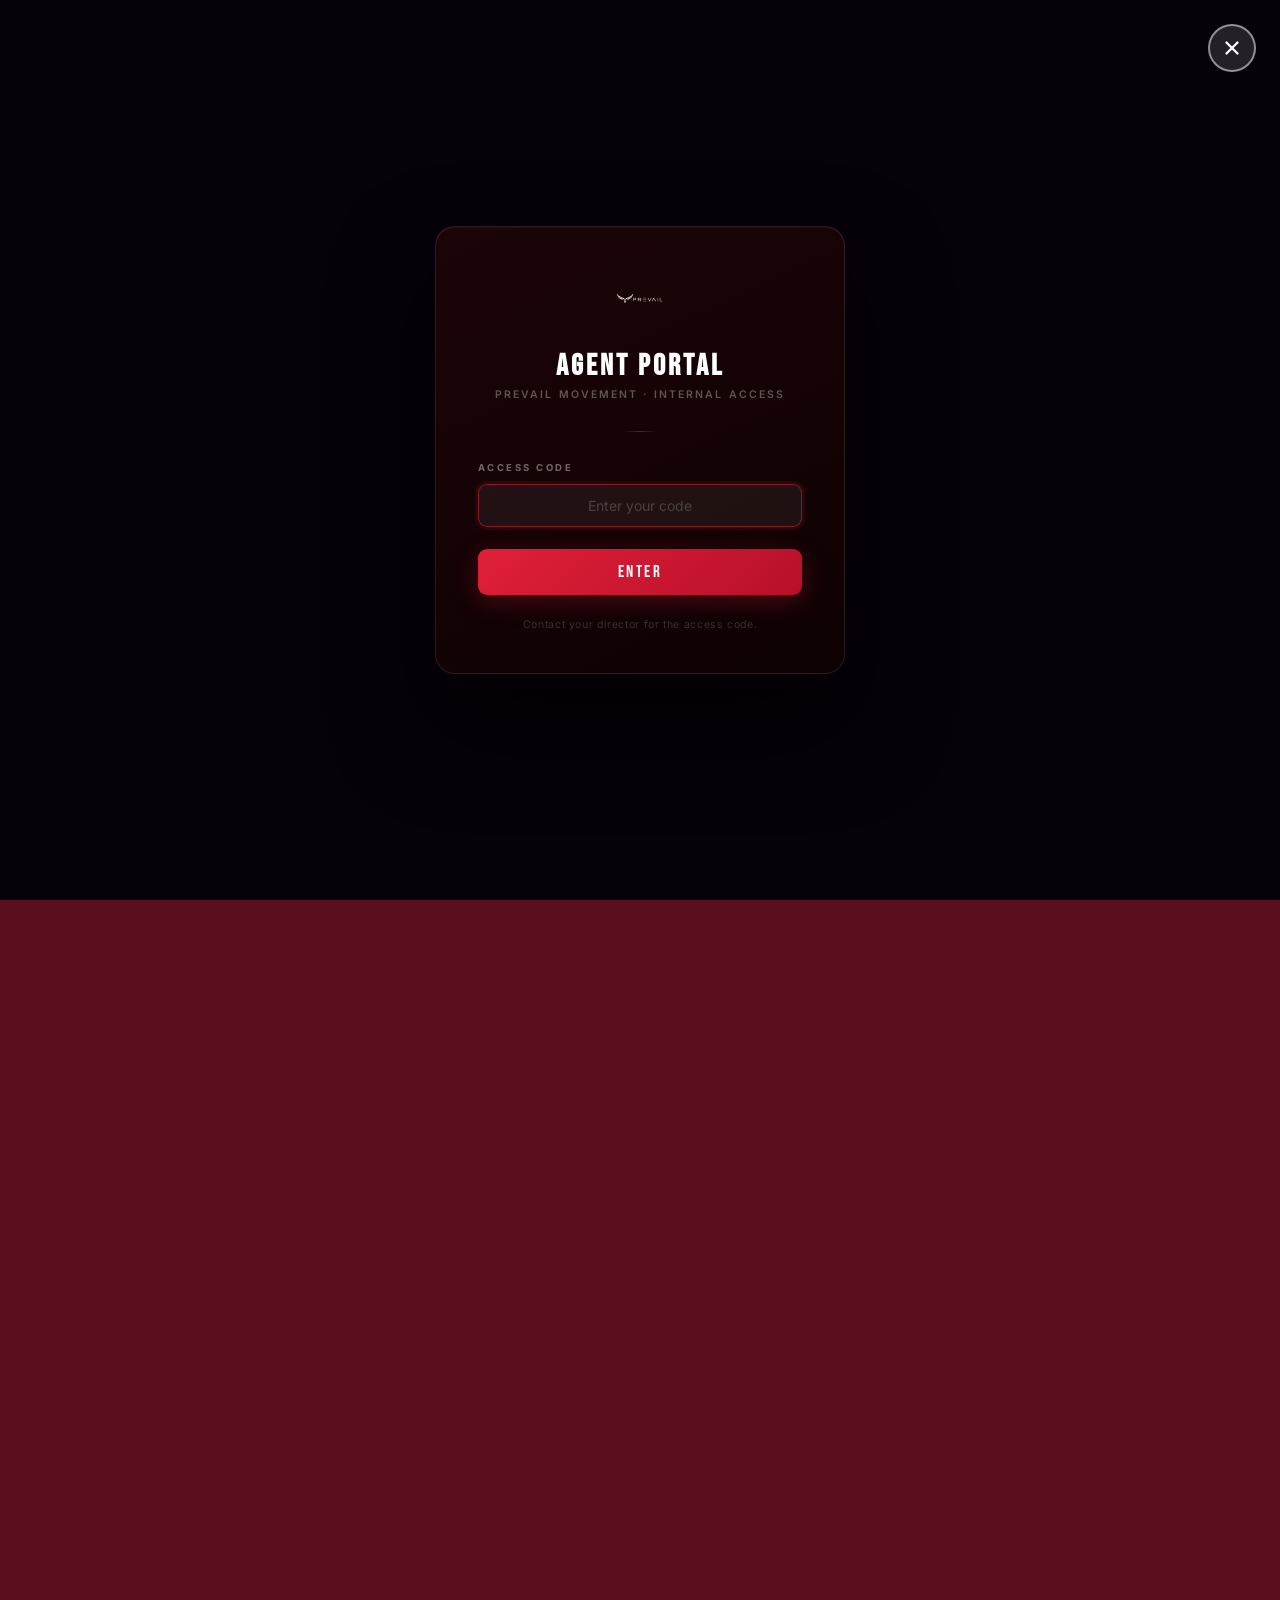
<file: licensing.html>
<!DOCTYPE html>
<html lang="en">
<head>
  <meta charset="UTF-8">
  <meta name="viewport" content="width=device-width, initial-scale=1.0">
  <link rel="icon" type="image/png" href="favicon.png">
  <link rel="apple-touch-icon" href="favicon.png">
  <title>Licensing | Prevail Movement</title>
  <link rel="stylesheet" href="style.css">
  <!-- Auth gate (code-based, no database) -->
  <style>body.auth-locked>*:not(.auth-gate){visibility:hidden!important;pointer-events:none!important}</style>
  <style>
    .license-actions {
      max-width: 700px;
      margin: 0 auto 70px;
      display: flex;
      gap: 20px;
      flex-wrap: wrap;
      justify-content: center;
    }
    .license-actions .btn { min-width: 240px; }

    .portal-banner {
      max-width: 1200px;
      margin: 0 auto 70px;
      background: linear-gradient(135deg, #1a0007 0%, #2d000e 60%, #1a0007 100%);
      border: 1px solid rgba(224,31,56,0.3);
      border-radius: 12px;
      padding: 60px 64px;
      display: grid;
      grid-template-columns: 1fr auto;
      gap: 48px;
      align-items: center;
      position: relative;
      overflow: hidden;
    }
    .portal-banner::before {
      content: '';
      position: absolute;
      top: -80px; right: -80px;
      width: 320px; height: 320px;
      background: radial-gradient(circle, rgba(224,31,56,0.18) 0%, transparent 70%);
      pointer-events: none;
    }
    .portal-banner__stats {
      display: flex;
      gap: 40px;
      margin-bottom: 28px;
      flex-wrap: wrap;
    }
    .portal-banner__stat-num {
      font-family: 'Bebas Neue', cursive;
      font-size: 40px;
      color: var(--crimson);
      letter-spacing: 0.04em;
      line-height: 1;
    }
    .portal-banner__stat-label {
      font-size: 10px;
      font-weight: 700;
      letter-spacing: 0.15em;
      text-transform: uppercase;
      color: rgba(255,255,255,0.35);
      margin-top: 5px;
    }
    .portal-banner__title {
      font-family: 'Bebas Neue', cursive;
      font-size: clamp(28px, 5vw, 48px);
      letter-spacing: 0.04em;
      color: #fff;
      line-height: 1.05;
      margin-bottom: 16px;
    }
    .portal-banner__sub {
      font-size: 15px;
      color: rgba(255,255,255,0.5);
      line-height: 1.75;
      max-width: 520px;
    }
    .portal-banner__actions {
      display: flex;
      flex-direction: column;
      gap: 14px;
      flex-shrink: 0;
      min-width: 220px;
      position: relative;
      z-index: 1;
    }
    @media (max-width: 900px) {
      .portal-banner { grid-template-columns: 1fr; padding: 44px 40px; }
      .portal-banner__actions { flex-direction: row; flex-wrap: wrap; }
    }
    @media (max-width: 480px) {
      .portal-banner { padding: 36px 24px; }
      .portal-banner__title { font-size: 36px; }
      .portal-banner__stat-num { font-size: 32px; }
      .portal-banner__actions .btn { width: 100%; text-align: center; justify-content: center; }
    }

    .steps-list {
      max-width: 700px;
      margin: 0 auto;
      display: flex;
      flex-direction: column;
      gap: 12px;
    }
    .step-link {
      display: flex;
      align-items: center;
      gap: 18px;
      background: rgba(255,255,255,0.04);
      border: 1px solid rgba(255,255,255,0.09);
      border-radius: 10px;
      padding: 18px 22px;
      text-decoration: none;
      transition: background 0.25s, border-color 0.25s, transform 0.2s;
      cursor: pointer;
    }
    .step-link:hover {
      background: rgba(224,31,56,0.1);
      border-color: rgba(224,31,56,0.4);
      transform: translateY(-2px);
    }
    .step-link__num {
      font-family: 'Bebas Neue', cursive;
      font-size: 22px;
      color: var(--crimson);
      min-width: 32px;
      line-height: 1;
    }
    .step-link__title {
      flex: 1;
      font-size: 15px;
      font-weight: 600;
      color: #fff;
      letter-spacing: 0.01em;
    }
    .step-link__sub {
      font-size: 12px;
      color: rgba(255,255,255,0.4);
      margin-top: 3px;
      font-weight: 400;
    }
    .step-link__arrow {
      color: rgba(255,255,255,0.3);
      font-size: 18px;
      line-height: 1;
      transition: color 0.2s, transform 0.2s;
    }
    .step-link:hover .step-link__arrow {
      color: var(--crimson);
      transform: translateX(4px);
    }

    @media (max-width: 768px) {
      .qr-section { grid-template-columns: 1fr; }
      .license-actions { flex-direction: column; align-items: center; }
    }

    /* ── Very small phone ≤ 375px ── */
    @media (max-width: 375px) {
      .license-actions .btn { width: 100%; justify-content: center; }
      .qr-section { gap: 24px; }
    }
  </style>
</head>
<body>

<!-- NAV -->
<nav class="nav" id="nav">
  <a href="index.html" class="nav__logo">
    <img src="99.png" alt="Prevail Movement">
  </a>
  <ul class="nav__links">
    <li><a href="index.html">Home</a></li>
    <li class="nav__dropdown">
      <button class="nav__dropdown-toggle" type="button">About <span class="nav__chevron">›</span></button>
      <ul class="nav__dropdown-menu">
        <li><a href="founder.html">Meet Our Founder</a></li>
        <li><a href="brokers.html">Our Brokers</a></li>
      </ul>
    </li>
    <li><a href="videos.html">Videos</a></li>
    <li class="nav__dropdown">
      <button class="nav__dropdown-toggle" type="button">Resources <span class="nav__chevron">›</span></button>
      <ul class="nav__dropdown-menu">
        <li><a href="presentations.html">Presentations</a></li>
        <li><a href="systems.html">Systems</a></li>
        <li><a href="licensing.html" class="active">Licensing</a></li>
        <li><a href="matchup.html">Matchup</a></li>
      </ul>
    </li>
  </ul>
  <a href="matchup.html" class="nav__cta desktop btn btn--crimson btn--pill btn--sm">Book a Call</a>
  <button class="nav__hamburger" id="hamburger" aria-label="Menu"><span></span><span></span><span></span></button>
</nav>
<div class="nav__mobile" id="mobileNav">
  <a href="index.html">Home</a>
  <div class="nav__mobile-group">
    <button class="nav__mobile-group-toggle" type="button">About <span class="nav__mobile-group-chevron">›</span></button>
    <div class="nav__mobile-group-items">
      <a href="founder.html">Meet Our Founder</a>
      <a href="brokers.html">Our Brokers</a>
    </div>
  </div>
  <a href="videos.html">Videos</a>
  <div class="nav__mobile-group">
    <button class="nav__mobile-group-toggle" type="button">Resources <span class="nav__mobile-group-chevron">›</span></button>
    <div class="nav__mobile-group-items">
      <a href="presentations.html">Presentations</a>
      <a href="systems.html">Systems</a>
      <a href="licensing.html" class="active">Licensing</a>
      <a href="matchup.html">Matchup</a>
    </div>
  </div>
  <a href="matchup.html" class="nav__cta btn btn--crimson btn--pill">Book a Call</a>
</div>

<!-- PAGE HERO -->
<div class="page-hero">
  <img class="page-hero__eagle" src="88.png" alt="">
  <p class="page-hero__label">Start Your Career</p>
  <h1 class="page-hero__title">LICENSING</h1>
  <p class="page-hero__sub">Everything you need to get licensed and start earning</p>
</div>

<!-- MAIN ACTIONS -->
<section class="section section--dark">
  <div style="max-width:1200px;margin:0 auto;">

    <div style="text-align:center;margin-bottom:56px;">
      <p class="section-label fade-in">Quick Access</p>
      <h2 class="section-title fade-in fade-in--delay-1" style="margin:0 auto 20px;">YOUR LICENSING<br>RESOURCES</h2>
      <p class="section-sub fade-in fade-in--delay-2" style="margin:0 auto 40px;">Access the official Prevail licensing steps or see a list of newly appointed agents.</p>
    </div>


    <!-- PORTAL ACCESS BANNER -->
    <div class="portal-banner fade-in">
      <div>
        <div class="portal-banner__stats">
          <div>
            <div class="portal-banner__stat-num">14</div>
            <div class="portal-banner__stat-label">Days to Licensed</div>
          </div>
          <div>
            <div class="portal-banner__stat-num">7</div>
            <div class="portal-banner__stat-label">Steps to Complete</div>
          </div>
          <div>
            <div class="portal-banner__stat-num">100%</div>
            <div class="portal-banner__stat-label">Online Process</div>
          </div>
        </div>
        <h3 class="portal-banner__title">GET LICENSED.<br>START EARNING.</h3>
        <p class="portal-banner__sub">Your path to a licensed insurance career starts with one click. Complete your pre-licensing course online, pass the state exam, and start booking appointments with the Prevail team.</p>
      </div>
      <div class="portal-banner__actions">
        <a href="https://my.xcelsolutions.com/portal/phpinsuranceagency/detail/a0865cd7-632e-4121-b294-b898f7a4d650/required" target="_blank" rel="noopener" class="btn btn--crimson btn--lg">Begin Pre-Licensing →</a>
        <a href="matchup.html" class="btn btn--outline btn--lg">Book Your Fast Start</a>
      </div>
    </div>

    <!-- Step-by-step -->
    <div style="margin-top:70px;">
      <div style="text-align:center;margin-bottom:48px;">
        <p class="section-label fade-in">Step by Step</p>
        <h2 class="section-title fade-in fade-in--delay-1" style="margin:0 auto;">HOW TO GET<br>LICENSED</h2>
      </div>

      <div class="steps-list">

        <a href="https://my.xcelsolutions.com/portal/phpinsuranceagency/detail/a0865cd7-632e-4121-b294-b898f7a4d650/required" target="_blank" rel="noopener" class="step-link fade-in">
          <div class="step-link__num">01</div>
          <div style="flex:1;">
            <div class="step-link__title">Xcel Testing Solutions</div>
            <div class="step-link__sub">Login to take your pre-licensing classes</div>
          </div>
          <span class="step-link__arrow">›</span>
        </a>

        <a href="https://www.xcelsolutions.com/insurance-license/requirements" target="_blank" rel="noopener" class="step-link fade-in fade-in--delay-1">
          <div class="step-link__num">02</div>
          <div style="flex:1;">
            <div class="step-link__title">XCEL Solutions</div>
            <div class="step-link__sub">All State Requirement reference</div>
          </div>
          <span class="step-link__arrow">›</span>
        </a>

        <a href="https://uenroll.identogo.com/workflows/11G6QF/appointment/bio" target="_blank" rel="noopener" class="step-link fade-in fade-in--delay-2">
          <div class="step-link__num">03</div>
          <div style="flex:1;">
            <div class="step-link__title">IdentoGO</div>
            <div class="step-link__sub">Fingerprints for Texas</div>
          </div>
          <span class="step-link__arrow">›</span>
        </a>

        <a href="https://www.pearsonvue.com/us/en/tx/insurance.html" target="_blank" rel="noopener" class="step-link fade-in">
          <div class="step-link__num">04</div>
          <div style="flex:1;">
            <div class="step-link__title">Schedule Texas Exam</div>
            <div class="step-link__sub">Pearson VUE testing portal</div>
          </div>
          <span class="step-link__arrow">›</span>
        </a>

        <a href="https://docs.google.com/presentation/d/1N6S4CkZibdqZBV9gjuEohhTa7EhaAZtkSDZScgeVSXo/edit#slide=id.ga03b2fe1b2_0_0" target="_blank" rel="noopener" class="step-link fade-in fade-in--delay-1">
          <div class="step-link__num">05</div>
          <div style="flex:1;">
            <div class="step-link__title">Study Powerpoint</div>
            <div class="step-link__sub">Review the exam study materials</div>
          </div>
          <span class="step-link__arrow">›</span>
        </a>

        <a href="https://www.sircon.com/landingPages/states/texas/content.jsp" target="_blank" rel="noopener" class="step-link fade-in fade-in--delay-2">
          <div class="step-link__num">06</div>
          <div style="flex:1;">
            <div class="step-link__title">Apply for your License</div>
            <div class="step-link__sub">Sircon Texas license application</div>
          </div>
          <span class="step-link__arrow">›</span>
        </a>

        <a href="https://successce.com/php/" target="_blank" rel="noopener" class="step-link fade-in">
          <div class="step-link__num">07</div>
          <div style="flex:1;">
            <div class="step-link__title">Welcome PHP Agents</div>
            <div class="step-link__sub">Success CE continuing education portal</div>
          </div>
          <span class="step-link__arrow">›</span>
        </a>

      </div>

      <div style="text-align:center;margin-top:56px;" class="fade-in">
        <a href="matchup.html" class="btn btn--crimson btn--lg">Book Your Fast Start →</a>
      </div>
    </div>

  </div>
</section>

<!-- FOOTER -->
<footer class="footer">
  <div class="footer__inner">
    <div class="footer__brand">
      <div class="footer__logo">
        <img src="99.png" alt="Prevail Movement">
      </div>
      <p class="footer__tagline">"Honor God. Pursue Excellence. Develop Leaders. Create Profits."</p>
    </div>
    <div>
      <p class="footer__col-title">Navigate</p>
      <ul class="footer__links">
        <li><a href="index.html">Home</a></li>
        <li><a href="founder.html">Meet Our Founder</a></li>
        <li><a href="brokers.html">Our Brokers</a></li>
        <li><a href="licensing.html">Licensing</a></li>
      </ul>
    </div>
    <div>
      <p class="footer__col-title">Resources</p>
      <ul class="footer__links">
        <li><a href="videos.html">Videos</a></li>
        <li><a href="presentations.html">Presentations</a></li>
        <li><a href="systems.html">Systems</a></li>
        <li><a href="matchup.html">Matchup</a></li>
      </ul>
    </div>
    <div>
      <p class="footer__col-title">Contact</p>
      <ul class="footer__links">
        <li><span>Serving Clients Nationwide</span></li>
        <li><a href="matchup.html">Book a Call</a></li>
      </ul>
    </div>
  </div>
  <div class="footer__bottom">
    <span>© 2026 The Prevail Movement. All rights reserved.</span>
    <div class="footer__legal">
      <a href="privacy.html">Privacy Policy</a>
      <a href="terms.html">Terms of Service</a>
    </div>
    <div class="footer__php"><span>Proudly affiliated with</span><span class="footer__php-badge">PHP AGENCY</span></div>
  </div>
</footer>

<script>
  const nav = document.getElementById('nav');
  window.addEventListener('scroll', () => nav.classList.toggle('scrolled', window.scrollY > 20));
  const hamburger = document.getElementById('hamburger');
  const mobileNav = document.getElementById('mobileNav');
  hamburger.addEventListener('click', () => { hamburger.classList.toggle('open'); mobileNav.classList.toggle('open'); });
  // Dropdown — mark toggle active if a child link is active
  document.querySelectorAll('.nav__dropdown').forEach(function(dd) {
    if (dd.querySelector('.nav__dropdown-menu a.active')) {
      dd.querySelector('.nav__dropdown-toggle').classList.add('active');
    }
  });
  // Mobile accordion
  document.querySelectorAll('.nav__mobile-group-toggle').forEach(function(btn) {
    var group = btn.closest('.nav__mobile-group');
    if (group.querySelector('.nav__mobile-group-items a.active')) {
      btn.classList.add('open', 'active');
      group.querySelector('.nav__mobile-group-items').classList.add('open');
    }
    btn.addEventListener('click', function() {
      btn.classList.toggle('open');
      group.querySelector('.nav__mobile-group-items').classList.toggle('open');
    });
  });
  const fadeEls = document.querySelectorAll('.fade-in');
  const observer = new IntersectionObserver((entries) => {
    entries.forEach(e => { if (e.isIntersecting) { e.target.classList.add('visible'); observer.unobserve(e.target); } });
  }, { threshold: 0.08 });
  fadeEls.forEach(el => observer.observe(el));
</script>

<script src="auth-guard.js"></script>

</body>
</html>
</file>
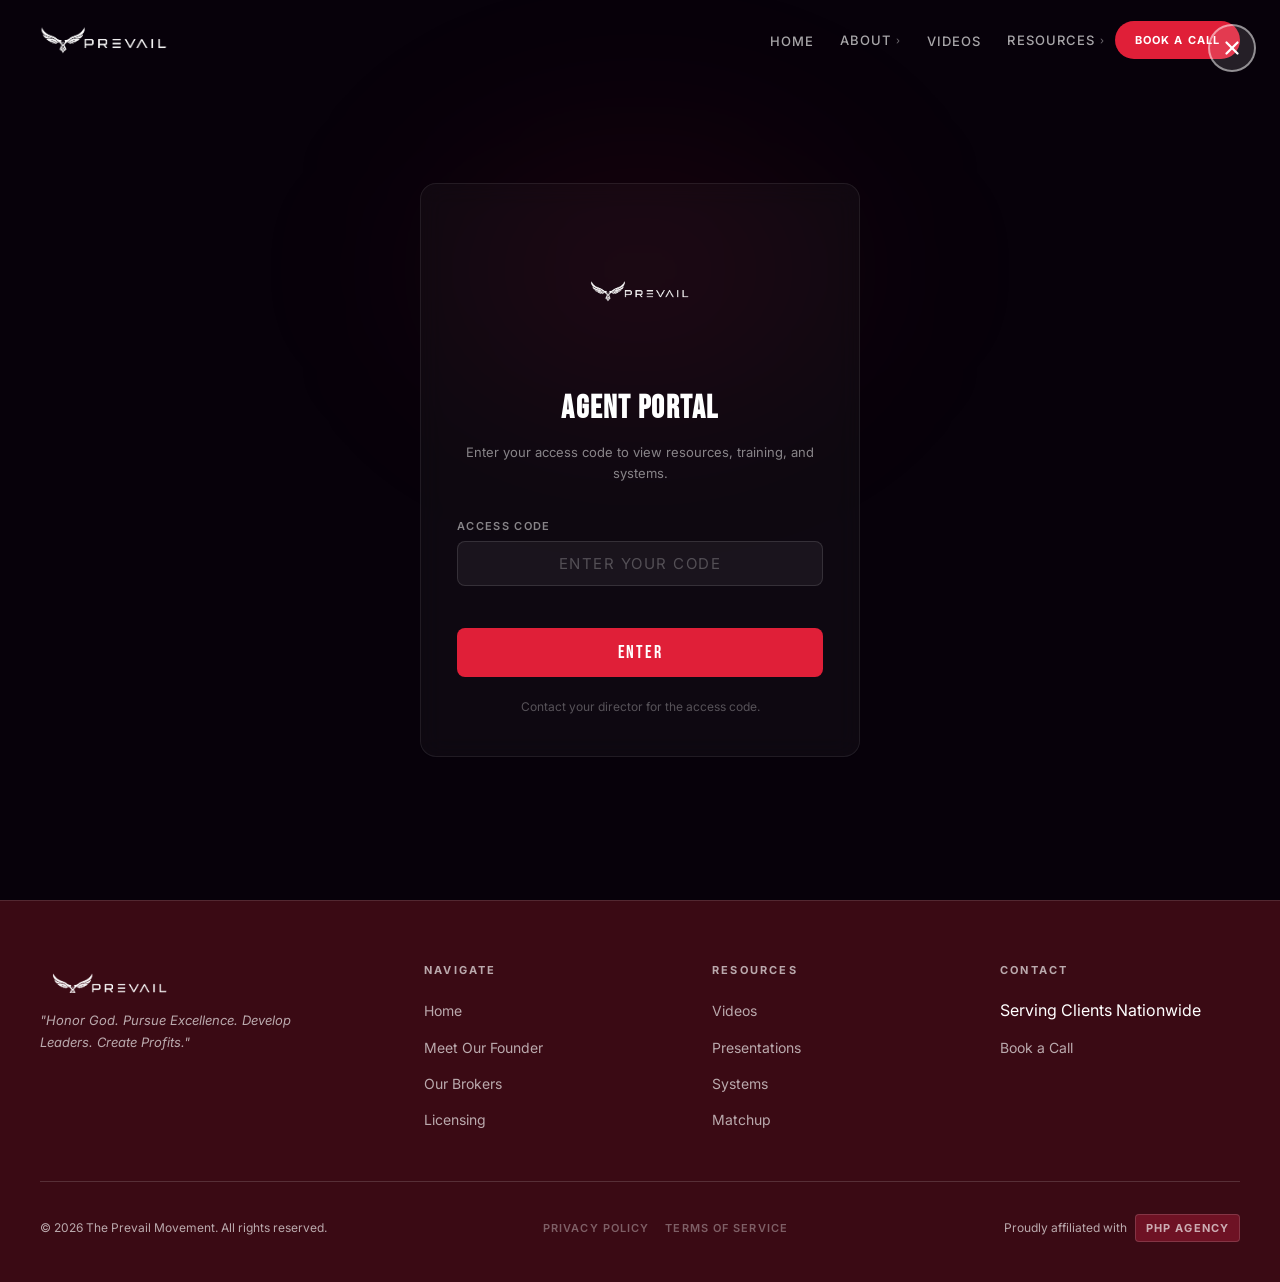
<file: login.html>
<!DOCTYPE html>
<html lang="en">
<head>
  <meta charset="UTF-8">
  <meta name="viewport" content="width=device-width, initial-scale=1.0">
  <link rel="icon" type="image/png" href="favicon.png">
  <link rel="apple-touch-icon" href="favicon.png">
  <title>Agent Portal | Prevail Movement</title>
  <link rel="stylesheet" href="style.css">
  <style>
    .auth-page {
      min-height: 100vh;
      background: #07010a;
      display: flex;
      align-items: center;
      justify-content: center;
      padding: calc(var(--nav-h) + 40px) 24px 80px;
    }
    .auth-page__glow {
      position: fixed;
      top: 30%;
      left: 50%;
      transform: translate(-50%, -50%);
      width: 600px;
      height: 400px;
      background: radial-gradient(ellipse, rgba(192,21,42,0.12) 0%, transparent 70%);
      pointer-events: none;
      filter: blur(80px);
    }
    .auth-card {
      position: relative;
      z-index: 1;
      width: 100%;
      max-width: 440px;
      background: rgba(255,255,255,0.03);
      border: 1px solid rgba(255,255,255,0.08);
      border-radius: 16px;
      padding: 48px 36px 40px;
      backdrop-filter: blur(12px);
    }
    .auth-card__logo {
      display: block;
      width: 120px;
      margin: 0 auto 32px;
    }
    .auth-card__title {
      font-family: 'Bebas Neue', cursive;
      font-size: 32px;
      letter-spacing: 0.04em;
      text-align: center;
      color: #fff;
      margin-bottom: 6px;
    }
    .auth-card__sub {
      font-size: 13px;
      color: rgba(255,255,255,0.5);
      text-align: center;
      margin-bottom: 32px;
    }
    .auth-field {
      margin-bottom: 18px;
    }
    .auth-field label {
      display: block;
      font-size: 11px;
      font-weight: 600;
      letter-spacing: 0.12em;
      text-transform: uppercase;
      color: rgba(255,255,255,0.5);
      margin-bottom: 6px;
    }
    .auth-field input {
      width: 100%;
      padding: 12px 16px;
      background: rgba(255,255,255,0.05);
      border: 1px solid rgba(255,255,255,0.12);
      border-radius: 8px;
      color: #fff;
      font-size: 15px;
      font-family: 'Inter', sans-serif;
      outline: none;
      transition: border-color 0.3s;
    }
    .auth-field input::placeholder {
      color: rgba(255,255,255,0.25);
    }
    .auth-field input:focus {
      border-color: var(--crimson);
    }
    .auth-consent {
      display: flex;
      align-items: flex-start;
      gap: 10px;
      margin: 20px 0 8px;
    }
    .auth-consent input[type="checkbox"] {
      margin-top: 3px;
      accent-color: var(--crimson);
      flex-shrink: 0;
      width: 16px;
      height: 16px;
    }
    .auth-consent label {
      font-size: 12px;
      color: rgba(255,255,255,0.5);
      line-height: 1.6;
    }
    .auth-consent label a {
      color: var(--crimson);
      text-decoration: underline;
    }
    .auth-btn {
      width: 100%;
      padding: 14px;
      margin-top: 24px;
      background: var(--crimson);
      color: #fff;
      font-family: 'Bebas Neue', cursive;
      font-size: 18px;
      letter-spacing: 0.1em;
      border: none;
      border-radius: 8px;
      cursor: pointer;
      transition: background 0.3s, box-shadow 0.3s;
    }
    .auth-btn:hover {
      background: #c7172e;
      box-shadow: 0 0 24px rgba(192,21,42,0.4);
    }
    .auth-btn:disabled {
      opacity: 0.5;
      cursor: not-allowed;
    }
    .auth-toggle {
      text-align: center;
      margin-top: 20px;
      font-size: 13px;
      color: rgba(255,255,255,0.45);
    }
    .auth-toggle a {
      color: var(--crimson);
      cursor: pointer;
      text-decoration: underline;
    }
    .auth-msg {
      text-align: center;
      font-size: 13px;
      padding: 10px;
      border-radius: 8px;
      margin-bottom: 16px;
      display: none;
    }
    .auth-msg--error {
      display: block;
      background: rgba(224,31,56,0.12);
      border: 1px solid rgba(224,31,56,0.3);
      color: #ff6b7a;
    }
    .auth-msg--success {
      display: block;
      background: rgba(34,197,94,0.1);
      border: 1px solid rgba(34,197,94,0.25);
      color: #4ade80;
    }
    .auth-view { display: none; }
    .auth-view.is-active { display: block; }
    .auth-exit {
      position: fixed;
      top: 24px;
      right: 24px;
      display: flex;
      align-items: center;
      justify-content: center;
      width: 48px;
      height: 48px;
      background: rgba(255,255,255,0.12);
      border: 2px solid rgba(255,255,255,0.5);
      border-radius: 50%;
      cursor: pointer;
      transition: background 0.3s, border-color 0.3s, transform 0.2s;
      text-decoration: none;
      z-index: 9999;
    }
    .auth-exit svg {
      width: 22px;
      height: 22px;
      stroke: #fff;
      stroke-width: 2.5;
      stroke-linecap: round;
      fill: none;
    }
    .auth-exit:hover {
      background: rgba(255,255,255,0.25);
      border-color: #fff;
      transform: scale(1.1);
    }

    @media (max-width: 480px) {
      .auth-card { padding: 36px 24px 32px; }
    }
  </style>
</head>
<body>

<!-- NAV -->
<nav class="nav" id="nav">
  <a href="index.html" class="nav__logo">
    <img src="99.png" alt="Prevail Movement">
  </a>
  <ul class="nav__links">
    <li><a href="index.html">Home</a></li>
    <li class="nav__dropdown">
      <button class="nav__dropdown-toggle" type="button">About <span class="nav__chevron">›</span></button>
      <ul class="nav__dropdown-menu">
        <li><a href="founder.html">Meet Our Founder</a></li>
        <li><a href="brokers.html">Our Brokers</a></li>
      </ul>
    </li>
    <li><a href="videos.html">Videos</a></li>
    <li class="nav__dropdown">
      <button class="nav__dropdown-toggle" type="button">Resources <span class="nav__chevron">›</span></button>
      <ul class="nav__dropdown-menu">
        <li><a href="presentations.html">Presentations</a></li>
        <li><a href="systems.html">Systems</a></li>
        <li><a href="licensing.html">Licensing</a></li>
        <li><a href="matchup.html">Matchup</a></li>
      </ul>
    </li>
  </ul>
  <a href="matchup.html" class="nav__cta desktop btn btn--crimson btn--pill btn--sm">Book a Call</a>
  <button class="nav__hamburger" id="hamburger" aria-label="Menu"><span></span><span></span><span></span></button>
</nav>
<div class="nav__mobile" id="mobileNav">
  <a href="index.html">Home</a>
  <div class="nav__mobile-group">
    <button class="nav__mobile-group-toggle" type="button">About <span class="nav__mobile-group-chevron">›</span></button>
    <div class="nav__mobile-group-items">
      <a href="founder.html">Meet Our Founder</a>
      <a href="brokers.html">Our Brokers</a>
    </div>
  </div>
  <a href="videos.html">Videos</a>
  <div class="nav__mobile-group">
    <button class="nav__mobile-group-toggle" type="button">Resources <span class="nav__mobile-group-chevron">›</span></button>
    <div class="nav__mobile-group-items">
      <a href="presentations.html">Presentations</a>
      <a href="systems.html">Systems</a>
      <a href="licensing.html">Licensing</a>
      <a href="matchup.html">Matchup</a>
    </div>
  </div>
  <a href="matchup.html" class="nav__cta btn btn--crimson btn--pill">Book a Call</a>
</div>

<!-- AUTH PAGE -->
<div class="auth-page">
  <div class="auth-page__glow"></div>

  <a href="index.html" class="auth-exit" aria-label="Exit">
    <svg viewBox="0 0 24 24"><line x1="6" y1="6" x2="18" y2="18"/><line x1="18" y1="6" x2="6" y2="18"/></svg>
  </a>

  <div class="auth-card">
    <img src="99.png" alt="Prevail Movement" class="auth-card__logo">

    <h1 class="auth-card__title">AGENT PORTAL</h1>
    <p class="auth-card__sub">Enter your access code to view resources, training, and systems.</p>

    <div id="loginMsg" class="auth-msg"></div>

    <form id="loginForm" onsubmit="return false;">
      <div class="auth-field">
        <label for="loginCode">Access Code</label>
        <input type="text" id="loginCode" placeholder="Enter your code" required autocomplete="off" style="text-transform:uppercase;letter-spacing:.1em;text-align:center;">
      </div>
      <button type="submit" class="auth-btn" id="loginBtn">Enter</button>
    </form>

    <p class="auth-toggle" style="color:rgba(255,255,255,0.3);font-size:12px;">Contact your director for the access code.</p>

  </div>
</div>

<!-- FOOTER -->
<footer class="footer">
  <div class="footer__inner">
    <div class="footer__brand">
      <div class="footer__logo">
        <img src="99.png" alt="Prevail Movement">
      </div>
      <p class="footer__tagline">"Honor God. Pursue Excellence. Develop Leaders. Create Profits."</p>
    </div>
    <div>
      <p class="footer__col-title">Navigate</p>
      <ul class="footer__links">
        <li><a href="index.html">Home</a></li>
        <li><a href="founder.html">Meet Our Founder</a></li>
        <li><a href="brokers.html">Our Brokers</a></li>
        <li><a href="licensing.html">Licensing</a></li>
      </ul>
    </div>
    <div>
      <p class="footer__col-title">Resources</p>
      <ul class="footer__links">
        <li><a href="videos.html">Videos</a></li>
        <li><a href="presentations.html">Presentations</a></li>
        <li><a href="systems.html">Systems</a></li>
        <li><a href="matchup.html">Matchup</a></li>
      </ul>
    </div>
    <div>
      <p class="footer__col-title">Contact</p>
      <ul class="footer__links">
        <li><span>Serving Clients Nationwide</span></li>
        <li><a href="matchup.html">Book a Call</a></li>
      </ul>
    </div>
  </div>
  <div class="footer__bottom">
    <span>© 2026 The Prevail Movement. All rights reserved.</span>
    <div class="footer__legal">
      <a href="privacy.html">Privacy Policy</a>
      <a href="terms.html">Terms of Service</a>
    </div>
    <div class="footer__php"><span>Proudly affiliated with</span><span class="footer__php-badge">PHP AGENCY</span></div>
  </div>
</footer>

<script>
  /* ── Nav ── */
  var nav = document.getElementById('nav');
  window.addEventListener('scroll', function () { nav.classList.toggle('scrolled', window.scrollY > 20); });
  var hamburger = document.getElementById('hamburger');
  var mobileNav = document.getElementById('mobileNav');
  hamburger.addEventListener('click', function () { hamburger.classList.toggle('open'); mobileNav.classList.toggle('open'); });
  document.querySelectorAll('.nav__dropdown').forEach(function(dd) {
    if (dd.querySelector('.nav__dropdown-menu a.active')) dd.querySelector('.nav__dropdown-toggle').classList.add('active');
  });
  document.querySelectorAll('.nav__mobile-group-toggle').forEach(function(btn) {
    var group = btn.closest('.nav__mobile-group');
    if (group.querySelector('.nav__mobile-group-items a.active')) {
      btn.classList.add('open', 'active');
      group.querySelector('.nav__mobile-group-items').classList.add('open');
    }
    btn.addEventListener('click', function() {
      btn.classList.toggle('open');
      group.querySelector('.nav__mobile-group-items').classList.toggle('open');
    });
  });

  /* ── Code auth ── */
  var ACCESS_CODE = 'PVBC';
  var STORAGE_KEY = 'prevail_access';

  function getRedirect() {
    var params = new URLSearchParams(window.location.search);
    return params.get('redirect') || 'index.html';
  }

  /* Handle logout */
  if (new URLSearchParams(window.location.search).get('action') === 'logout') {
    sessionStorage.removeItem(STORAGE_KEY);
  }

  /* Already authenticated? Redirect. */
  if (sessionStorage.getItem(STORAGE_KEY) === ACCESS_CODE) {
    window.location.href = getRedirect();
  }

  /* Login */
  document.getElementById('loginForm').addEventListener('submit', function () {
    var btn = document.getElementById('loginBtn');
    var msg = document.getElementById('loginMsg');
    var code = document.getElementById('loginCode').value.trim().toUpperCase();

    if (code === ACCESS_CODE) {
      sessionStorage.setItem(STORAGE_KEY, ACCESS_CODE);
      window.location.href = getRedirect();
    } else {
      msg.textContent = 'Incorrect code. Please try again.';
      msg.className = 'auth-msg auth-msg--error';
      document.getElementById('loginCode').value = '';
      document.getElementById('loginCode').focus();
    }
  });
</script>
</body>
</html>
</file>
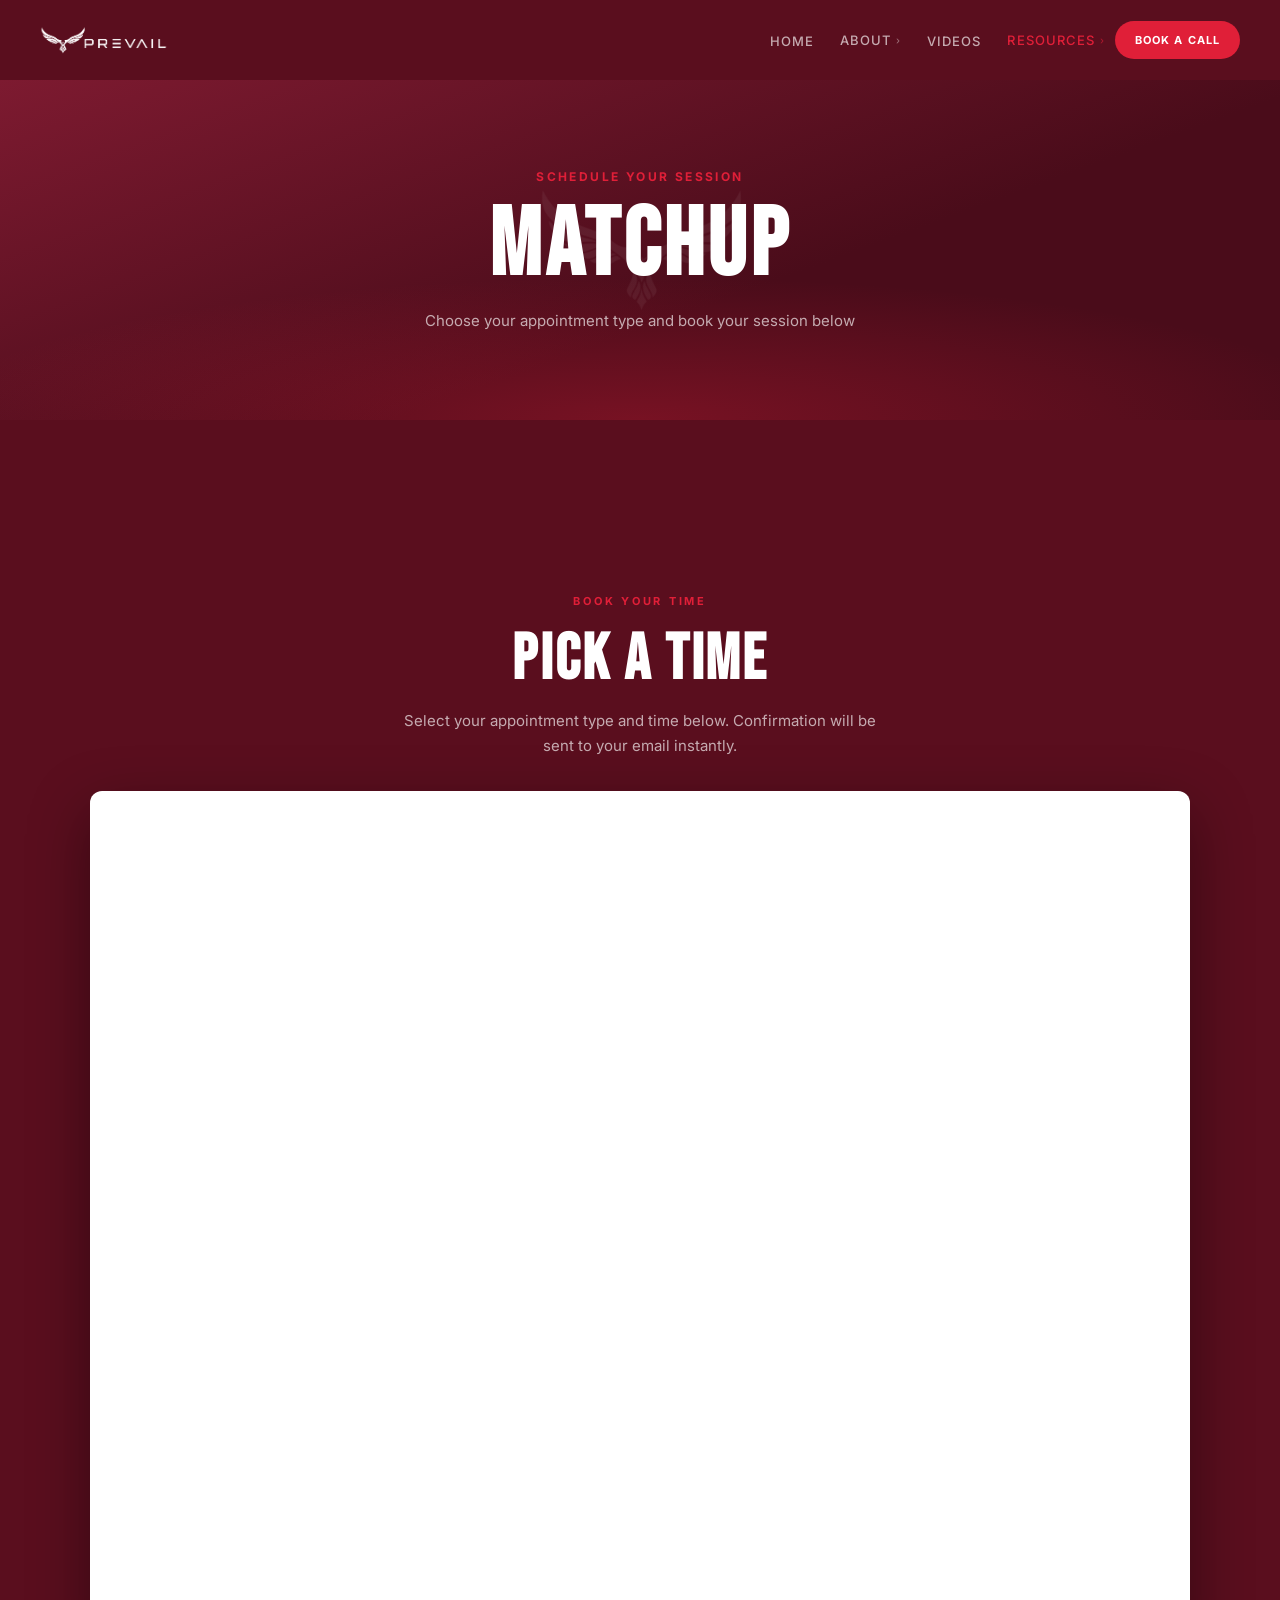
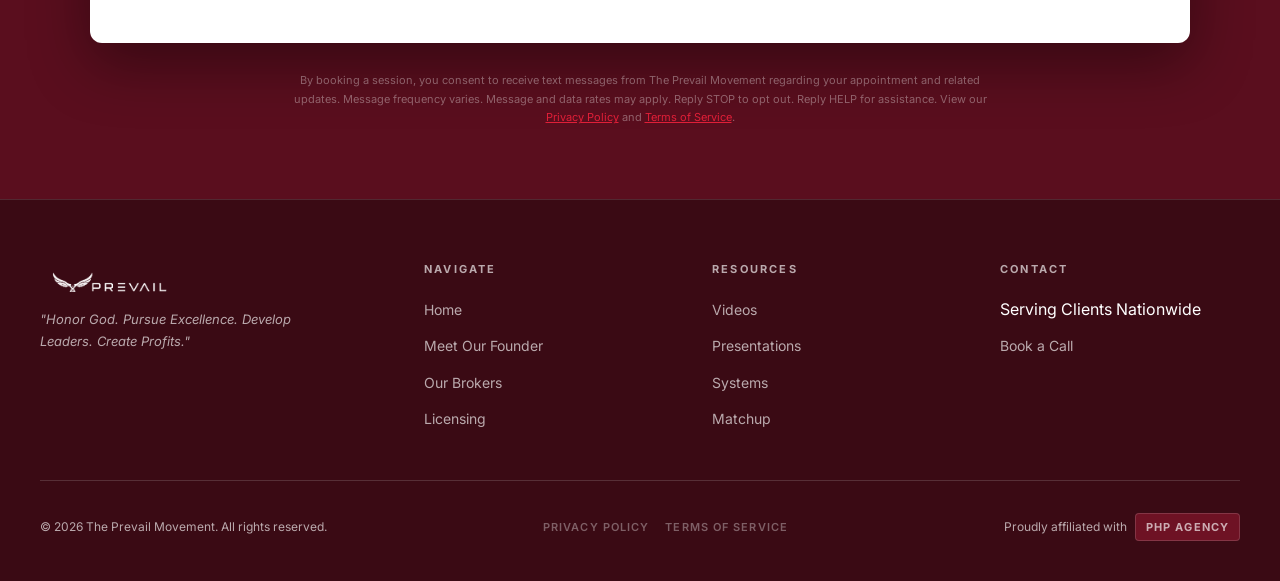
<file: matchup.html>
<!DOCTYPE html>
<html lang="en">
<head>
  <meta charset="UTF-8">
  <meta name="viewport" content="width=device-width, initial-scale=1.0">
  <link rel="icon" type="image/png" href="favicon.png">
  <link rel="apple-touch-icon" href="favicon.png">
  <title>Book a Session | Prevail Movement</title>
  <link rel="stylesheet" href="style.css">
  <style>
    /* ── Auth bar ── */
    .auth-bar {
      max-width: 1000px;
      margin: 0 auto 52px;
      background: rgba(255,255,255,0.04);
      border: 1px solid rgba(255,255,255,0.1);
      border-radius: 12px;
      padding: 18px 28px;
      display: flex;
      align-items: center;
      justify-content: space-between;
      gap: 20px;
      flex-wrap: wrap;
    }
    .auth-bar__label {
      font-size: 13px;
      font-weight: 500;
      letter-spacing: 0.04em;
      color: var(--text-muted);
    }
    .auth-bar__label span {
      color: #fff;
      font-weight: 600;
    }
    .auth-bar__actions {
      display: flex;
      gap: 12px;
      align-items: center;
      flex-shrink: 0;
    }
    .auth-bar__login {
      font-size: 13px;
      font-weight: 600;
      letter-spacing: 0.08em;
      text-transform: uppercase;
      color: rgba(255,255,255,0.7);
      padding: 9px 22px;
      border: 1px solid rgba(255,255,255,0.18);
      border-radius: 6px;
      transition: color 0.2s, border-color 0.2s, background 0.2s;
    }
    .auth-bar__login:hover {
      color: #fff;
      border-color: rgba(255,255,255,0.45);
      background: rgba(255,255,255,0.06);
    }
    .auth-bar__signup {
      font-size: 13px;
      font-weight: 700;
      letter-spacing: 0.08em;
      text-transform: uppercase;
      color: #fff;
      padding: 9px 22px;
      background: var(--crimson);
      border: 1px solid transparent;
      border-radius: 6px;
      transition: background 0.2s, transform 0.15s;
    }
    .auth-bar__signup:hover {
      background: var(--crimson-dark);
      transform: translateY(-1px);
    }
    @media (max-width: 560px) {
      .auth-bar { flex-direction: column; align-items: flex-start; gap: 14px; }
      .auth-bar__actions { width: 100%; }
      .auth-bar__login, .auth-bar__signup { flex: 1; text-align: center; }
    }

    .appt-grid {
      max-width: 1000px;
      margin: 0 auto;
      display: grid;
      grid-template-columns: repeat(3, 1fr);
      gap: 24px;
    }

    .contact-strip {
      max-width: 1000px;
      margin: 60px auto 0;
      background: var(--surface);
      border: 1px solid var(--border);
      border-radius: 8px;
      padding: 36px 40px;
      display: flex;
      align-items: center;
      justify-content: space-between;
      gap: 24px;
      flex-wrap: wrap;
    }
    .contact-strip__text h3 {
      font-family: 'Bebas Neue', cursive;
      font-size: 26px;
      letter-spacing: 0.06em;
      color: #fff;
      margin-bottom: 6px;
    }
    .contact-strip__text p {
      font-size: 14px;
      color: var(--text-muted);
    }

    @media (max-width: 960px) {
      .appt-grid { grid-template-columns: repeat(2, 1fr); }
    }
    @media (max-width: 720px) {
      .appt-grid { grid-template-columns: 1fr; }
      .contact-strip { flex-direction: column; text-align: center; }
      .matchup-header-actions { justify-content: center; }
    }
    @media (max-width: 480px) {
      .contact-strip { padding: 28px 20px; }
    }

    /* ── Very small phone ≤ 375px ── */
    @media (max-width: 375px) {
      .appt-card { padding: 24px 20px; }
      .appt-card__title { font-size: 28px; }
      .matchup-header-actions { flex-direction: column; align-items: center; }
      .matchup-header-actions .btn { width: 100%; text-align: center; justify-content: center; }
    }

    /* ── Acuity embed ── */
    .acuity-embed-intro {
      text-align: center;
      max-width: 720px;
      margin: 100px auto 32px;
      padding: 0 20px;
    }
    .acuity-embed {
      max-width: 1100px;
      margin: 0 auto;
      background: #fff;
      border-radius: 12px;
      overflow: hidden;
      box-shadow: 0 20px 60px rgba(0,0,0,0.4);
      border: 1px solid rgba(255,255,255,0.08);
    }
    .acuity-embed iframe {
      width: 100%;
      min-height: 850px;
      border: 0;
      display: block;
    }
    @media (max-width: 720px) {
      .acuity-embed-intro { margin-top: 70px; }
      .acuity-embed iframe { min-height: 1100px; }
    }
    @media (max-width: 480px) {
      .acuity-embed { border-radius: 8px; }
      .acuity-embed iframe { min-height: 1200px; }
    }
  </style>
</head>
<body>

<!-- NAV -->
<nav class="nav" id="nav">
  <a href="index.html" class="nav__logo">
    <img src="99.png" alt="Prevail Movement">
  </a>
  <ul class="nav__links">
    <li><a href="index.html">Home</a></li>
    <li class="nav__dropdown">
      <button class="nav__dropdown-toggle" type="button">About <span class="nav__chevron">›</span></button>
      <ul class="nav__dropdown-menu">
        <li><a href="founder.html">Meet Our Founder</a></li>
        <li><a href="brokers.html">Our Brokers</a></li>
      </ul>
    </li>
    <li><a href="videos.html">Videos</a></li>
    <li class="nav__dropdown">
      <button class="nav__dropdown-toggle" type="button">Resources <span class="nav__chevron">›</span></button>
      <ul class="nav__dropdown-menu">
        <li><a href="presentations.html">Presentations</a></li>
        <li><a href="systems.html">Systems</a></li>
        <li><a href="licensing.html">Licensing</a></li>
        <li><a href="matchup.html" class="active">Matchup</a></li>
      </ul>
    </li>
  </ul>
  <a href="matchup.html" class="nav__cta desktop btn btn--crimson btn--pill btn--sm">Book a Call</a>
  <button class="nav__hamburger" id="hamburger" aria-label="Menu"><span></span><span></span><span></span></button>
</nav>
<div class="nav__mobile" id="mobileNav">
  <a href="index.html">Home</a>
  <div class="nav__mobile-group">
    <button class="nav__mobile-group-toggle" type="button">About <span class="nav__mobile-group-chevron">›</span></button>
    <div class="nav__mobile-group-items">
      <a href="founder.html">Meet Our Founder</a>
      <a href="brokers.html">Our Brokers</a>
    </div>
  </div>
  <a href="videos.html">Videos</a>
  <div class="nav__mobile-group">
    <button class="nav__mobile-group-toggle" type="button">Resources <span class="nav__mobile-group-chevron">›</span></button>
    <div class="nav__mobile-group-items">
      <a href="presentations.html">Presentations</a>
      <a href="systems.html">Systems</a>
      <a href="licensing.html">Licensing</a>
      <a href="matchup.html" class="active">Matchup</a>
    </div>
  </div>
  <a href="matchup.html" class="nav__cta btn btn--crimson btn--pill active">Book a Call</a>
</div>

<!-- PAGE HERO -->
<div class="page-hero">
  <img class="page-hero__eagle" src="88.png" alt="">
  <p class="page-hero__label">Schedule Your Session</p>
  <h1 class="page-hero__title">MATCHUP</h1>
  <p class="page-hero__sub">Choose your appointment type and book your session below</p>
</div>

<!-- BOOKING -->
<section class="section section--dark">

  <!-- ACUITY SCHEDULING EMBED -->
  <div class="acuity-embed-intro fade-in" id="book">
    <p class="section-label">Book Your Time</p>
    <h2 class="section-title" style="margin:0 auto 16px;">PICK A TIME</h2>
    <p style="font-size:15px;color:var(--text-muted);max-width:480px;margin:0 auto;">
      Select your appointment type and time below. Confirmation will be sent to your email instantly.
    </p>
  </div>
  <div class="acuity-embed fade-in">
    <iframe
      src="https://PrevailTeam.as.me/?ref=embedded_csp"
      title="Schedule an Appointment with The Prevail Movement"
      width="100%"
      height="850"
      frameBorder="0">
    </iframe>
  </div>
  <script src="https://embed.acuityscheduling.com/js/embed.js" type="text/javascript"></script>

  <!-- SMS Consent Disclosure -->
  <p style="max-width:700px;margin:28px auto 0;font-size:11px;color:rgba(255,255,255,0.35);line-height:1.7;text-align:center;" class="fade-in">
    By booking a session, you consent to receive text messages from The Prevail Movement regarding your appointment and related updates. Message frequency varies. Message and data rates may apply. Reply STOP to opt out. Reply HELP for assistance. View our <a href="privacy.html" style="color:var(--crimson);text-decoration:underline;">Privacy Policy</a> and <a href="terms.html" style="color:var(--crimson);text-decoration:underline;">Terms of Service</a>.
  </p>


</section>

<!-- FOOTER -->
<footer class="footer">
  <div class="footer__inner">
    <div class="footer__brand">
      <div class="footer__logo">
        <img src="99.png" alt="Prevail Movement">
      </div>
      <p class="footer__tagline">"Honor God. Pursue Excellence. Develop Leaders. Create Profits."</p>
    </div>
    <div>
      <p class="footer__col-title">Navigate</p>
      <ul class="footer__links">
        <li><a href="index.html">Home</a></li>
        <li><a href="founder.html">Meet Our Founder</a></li>
        <li><a href="brokers.html">Our Brokers</a></li>
        <li><a href="licensing.html">Licensing</a></li>
      </ul>
    </div>
    <div>
      <p class="footer__col-title">Resources</p>
      <ul class="footer__links">
        <li><a href="videos.html">Videos</a></li>
        <li><a href="presentations.html">Presentations</a></li>
        <li><a href="systems.html">Systems</a></li>
        <li><a href="matchup.html">Matchup</a></li>
      </ul>
    </div>
    <div>
      <p class="footer__col-title">Contact</p>
      <ul class="footer__links">
        <li><span>Serving Clients Nationwide</span></li>
        <li><a href="matchup.html">Book a Call</a></li>
      </ul>
    </div>
  </div>
  <div class="footer__bottom">
    <span>© 2026 The Prevail Movement. All rights reserved.</span>
    <div class="footer__legal">
      <a href="privacy.html">Privacy Policy</a>
      <a href="terms.html">Terms of Service</a>
    </div>
    <div class="footer__php"><span>Proudly affiliated with</span><span class="footer__php-badge">PHP AGENCY</span></div>
  </div>
</footer>

<script>
  const nav = document.getElementById('nav');
  window.addEventListener('scroll', () => nav.classList.toggle('scrolled', window.scrollY > 20));
  const hamburger = document.getElementById('hamburger');
  const mobileNav = document.getElementById('mobileNav');
  hamburger.addEventListener('click', () => { hamburger.classList.toggle('open'); mobileNav.classList.toggle('open'); });
  // Dropdown — mark toggle active if a child link is active
  document.querySelectorAll('.nav__dropdown').forEach(function(dd) {
    if (dd.querySelector('.nav__dropdown-menu a.active')) {
      dd.querySelector('.nav__dropdown-toggle').classList.add('active');
    }
  });
  // Mobile accordion
  document.querySelectorAll('.nav__mobile-group-toggle').forEach(function(btn) {
    var group = btn.closest('.nav__mobile-group');
    if (group.querySelector('.nav__mobile-group-items a.active')) {
      btn.classList.add('open', 'active');
      group.querySelector('.nav__mobile-group-items').classList.add('open');
    }
    btn.addEventListener('click', function() {
      btn.classList.toggle('open');
      group.querySelector('.nav__mobile-group-items').classList.toggle('open');
    });
  });
  const fadeEls = document.querySelectorAll('.fade-in');
  const observer = new IntersectionObserver((entries) => {
    entries.forEach(e => { if (e.isIntersecting) { e.target.classList.add('visible'); observer.unobserve(e.target); } });
  }, { threshold: 0.1 });
  fadeEls.forEach(el => observer.observe(el));
</script>

</body>
</html>
</file>
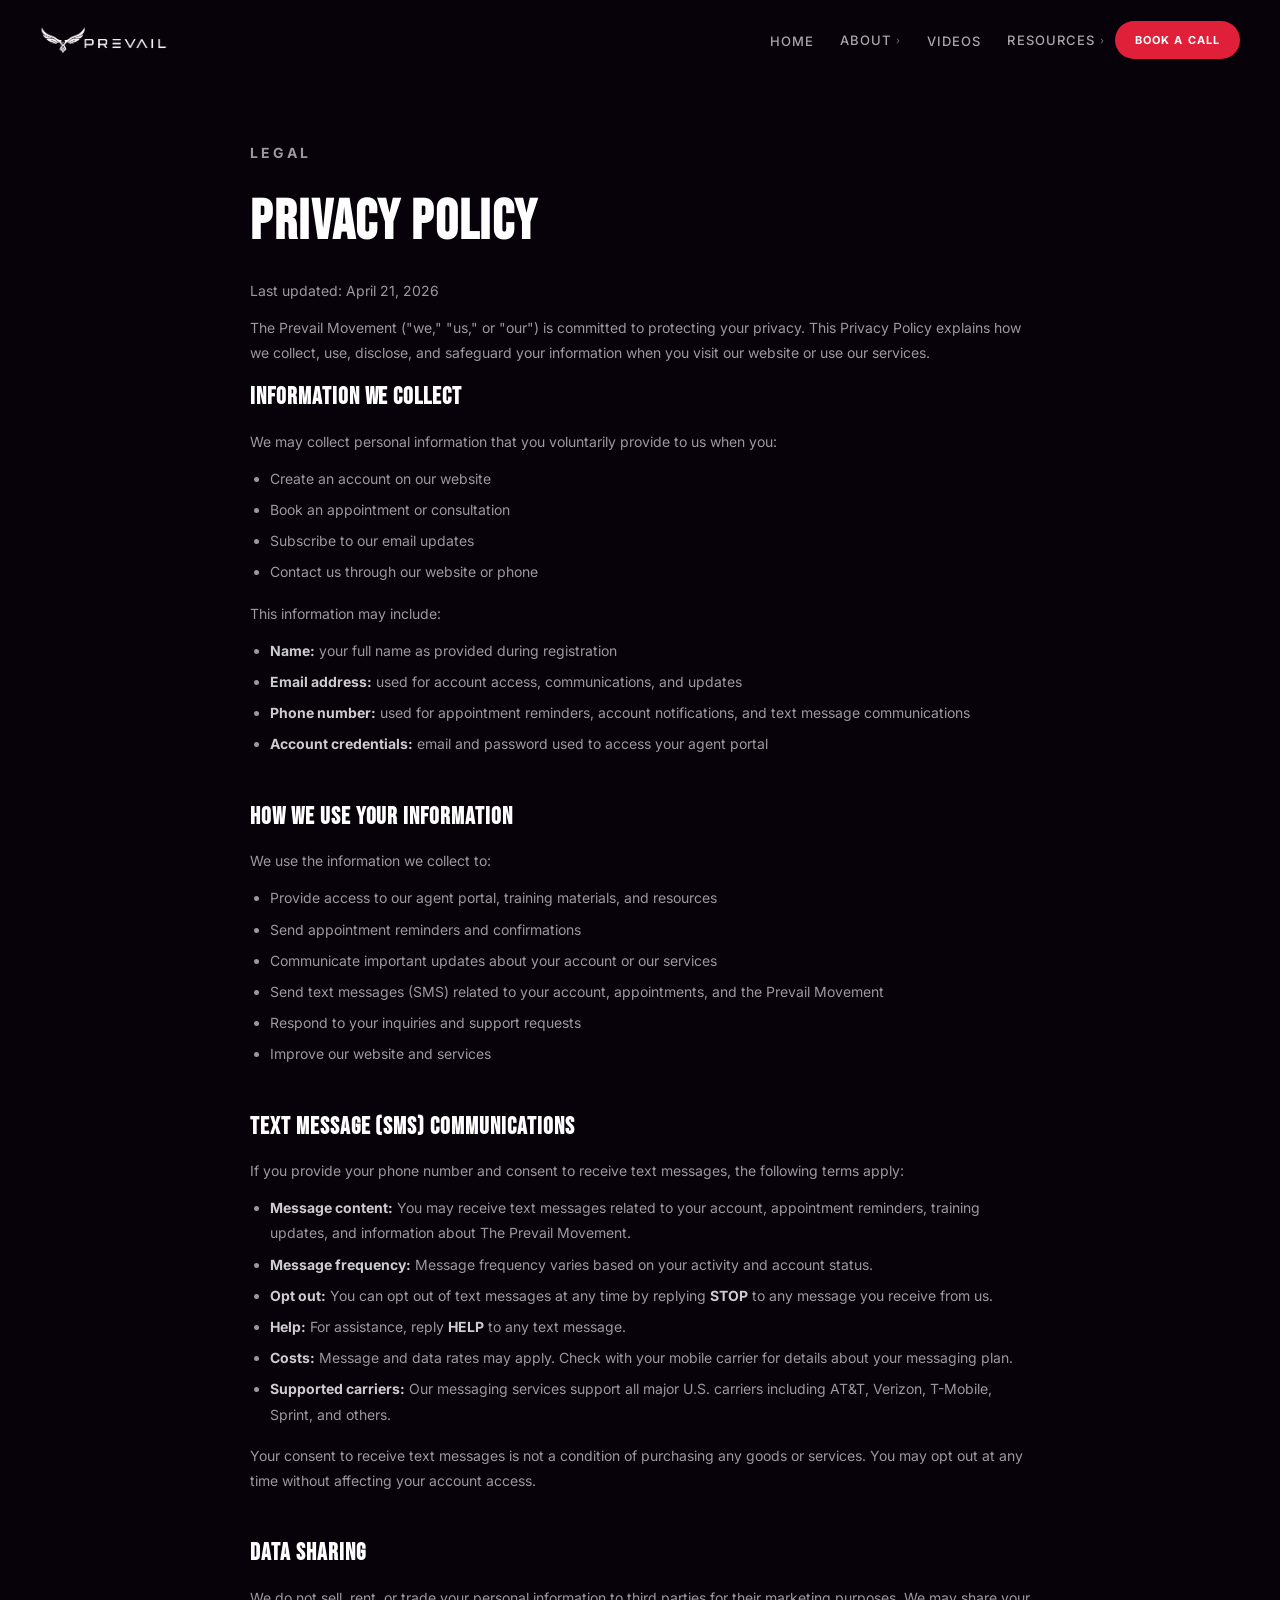
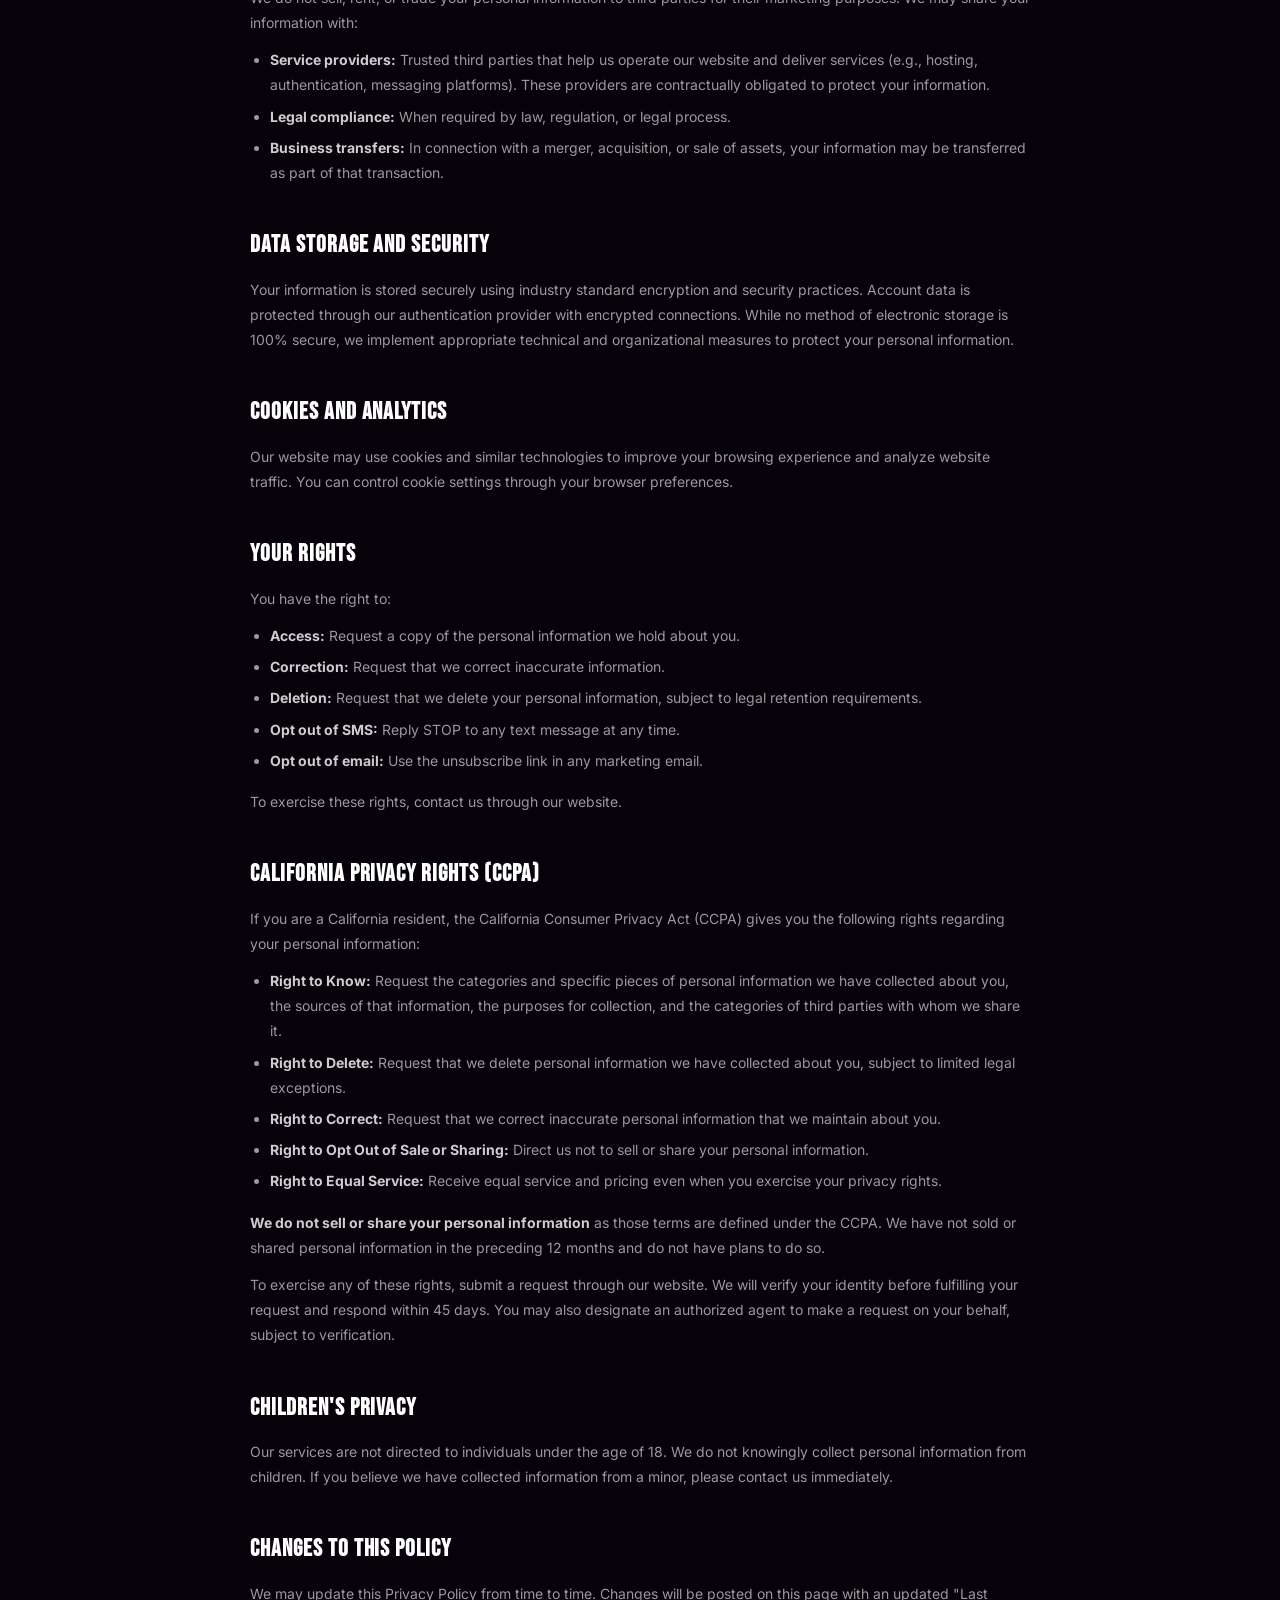
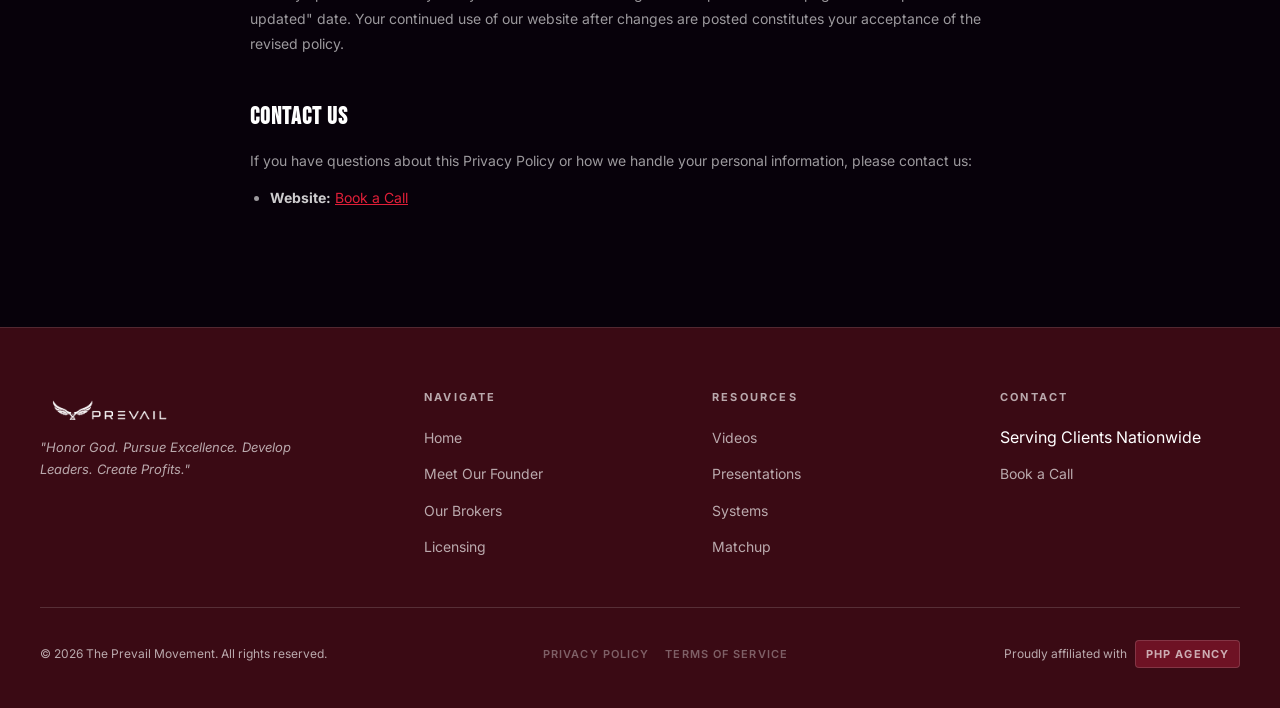
<file: privacy.html>
<!DOCTYPE html>
<html lang="en">
<head>
  <meta charset="UTF-8">
  <meta name="viewport" content="width=device-width, initial-scale=1.0">
  <link rel="icon" type="image/png" href="favicon.png">
  <link rel="apple-touch-icon" href="favicon.png">
  <title>Privacy Policy | Prevail Movement</title>
  <link rel="stylesheet" href="style.css">
  <style>
    .legal-page {
      background: #07010a;
      padding: calc(var(--nav-h) + 60px) 24px 100px;
    }
    .legal-page__inner {
      max-width: 780px;
      margin: 0 auto;
    }
    .legal-page__label {
      font-size: 10px;
      font-weight: 700;
      letter-spacing: 0.22em;
      text-transform: uppercase;
      color: var(--crimson);
      margin-bottom: 12px;
    }
    .legal-page__title {
      font-family: 'Bebas Neue', cursive;
      font-size: clamp(36px, 5vw, 56px);
      letter-spacing: 0.03em;
      color: #fff;
      margin-bottom: 8px;
    }
    .legal-page__updated {
      font-size: 13px;
      color: rgba(255,255,255,0.4);
      margin-bottom: 48px;
    }
    .legal-page h2 {
      font-family: 'Bebas Neue', cursive;
      font-size: 24px;
      letter-spacing: 0.04em;
      color: #fff;
      margin: 40px 0 12px;
    }
    .legal-page h2:first-of-type { margin-top: 0; }
    .legal-page p, .legal-page li {
      font-size: 14px;
      color: rgba(255,255,255,0.6);
      line-height: 1.8;
      margin-bottom: 12px;
    }
    .legal-page ul {
      padding-left: 20px;
      margin-bottom: 16px;
    }
    .legal-page li { margin-bottom: 6px; }
    .legal-page a {
      color: var(--crimson);
      text-decoration: underline;
    }
    .legal-page strong {
      color: rgba(255,255,255,0.8);
    }
  </style>
</head>
<body>

<!-- NAV -->
<nav class="nav" id="nav">
  <a href="index.html" class="nav__logo">
    <img src="99.png" alt="Prevail Movement">
  </a>
  <ul class="nav__links">
    <li><a href="index.html">Home</a></li>
    <li class="nav__dropdown">
      <button class="nav__dropdown-toggle" type="button">About <span class="nav__chevron">›</span></button>
      <ul class="nav__dropdown-menu">
        <li><a href="founder.html">Meet Our Founder</a></li>
        <li><a href="brokers.html">Our Brokers</a></li>
      </ul>
    </li>
    <li><a href="videos.html">Videos</a></li>
    <li class="nav__dropdown">
      <button class="nav__dropdown-toggle" type="button">Resources <span class="nav__chevron">›</span></button>
      <ul class="nav__dropdown-menu">
        <li><a href="presentations.html">Presentations</a></li>
        <li><a href="systems.html">Systems</a></li>
        <li><a href="licensing.html">Licensing</a></li>
        <li><a href="matchup.html">Matchup</a></li>
      </ul>
    </li>
  </ul>
  <a href="matchup.html" class="nav__cta desktop btn btn--crimson btn--pill btn--sm">Book a Call</a>
  <button class="nav__hamburger" id="hamburger" aria-label="Menu"><span></span><span></span><span></span></button>
</nav>
<div class="nav__mobile" id="mobileNav">
  <a href="index.html">Home</a>
  <div class="nav__mobile-group">
    <button class="nav__mobile-group-toggle" type="button">About <span class="nav__mobile-group-chevron">›</span></button>
    <div class="nav__mobile-group-items">
      <a href="founder.html">Meet Our Founder</a>
      <a href="brokers.html">Our Brokers</a>
    </div>
  </div>
  <a href="videos.html">Videos</a>
  <div class="nav__mobile-group">
    <button class="nav__mobile-group-toggle" type="button">Resources <span class="nav__mobile-group-chevron">›</span></button>
    <div class="nav__mobile-group-items">
      <a href="presentations.html">Presentations</a>
      <a href="systems.html">Systems</a>
      <a href="licensing.html">Licensing</a>
      <a href="matchup.html">Matchup</a>
    </div>
  </div>
  <a href="matchup.html" class="nav__cta btn btn--crimson btn--pill">Book a Call</a>
</div>

<!-- PRIVACY POLICY -->
<div class="legal-page">
  <div class="legal-page__inner">
    <p class="legal-page__label">Legal</p>
    <h1 class="legal-page__title">PRIVACY POLICY</h1>
    <p class="legal-page__updated">Last updated: April 21, 2026</p>

    <p>The Prevail Movement ("we," "us," or "our") is committed to protecting your privacy. This Privacy Policy explains how we collect, use, disclose, and safeguard your information when you visit our website or use our services.</p>

    <h2>Information We Collect</h2>
    <p>We may collect personal information that you voluntarily provide to us when you:</p>
    <ul>
      <li>Create an account on our website</li>
      <li>Book an appointment or consultation</li>
      <li>Subscribe to our email updates</li>
      <li>Contact us through our website or phone</li>
    </ul>
    <p>This information may include:</p>
    <ul>
      <li><strong>Name:</strong> your full name as provided during registration</li>
      <li><strong>Email address:</strong> used for account access, communications, and updates</li>
      <li><strong>Phone number:</strong> used for appointment reminders, account notifications, and text message communications</li>
      <li><strong>Account credentials:</strong> email and password used to access your agent portal</li>
    </ul>

    <h2>How We Use Your Information</h2>
    <p>We use the information we collect to:</p>
    <ul>
      <li>Provide access to our agent portal, training materials, and resources</li>
      <li>Send appointment reminders and confirmations</li>
      <li>Communicate important updates about your account or our services</li>
      <li>Send text messages (SMS) related to your account, appointments, and the Prevail Movement</li>
      <li>Respond to your inquiries and support requests</li>
      <li>Improve our website and services</li>
    </ul>

    <h2>Text Message (SMS) Communications</h2>
    <p>If you provide your phone number and consent to receive text messages, the following terms apply:</p>
    <ul>
      <li><strong>Message content:</strong> You may receive text messages related to your account, appointment reminders, training updates, and information about The Prevail Movement.</li>
      <li><strong>Message frequency:</strong> Message frequency varies based on your activity and account status.</li>
      <li><strong>Opt out:</strong> You can opt out of text messages at any time by replying <strong>STOP</strong> to any message you receive from us.</li>
      <li><strong>Help:</strong> For assistance, reply <strong>HELP</strong> to any text message.</li>
      <li><strong>Costs:</strong> Message and data rates may apply. Check with your mobile carrier for details about your messaging plan.</li>
      <li><strong>Supported carriers:</strong> Our messaging services support all major U.S. carriers including AT&T, Verizon, T-Mobile, Sprint, and others.</li>
    </ul>
    <p>Your consent to receive text messages is not a condition of purchasing any goods or services. You may opt out at any time without affecting your account access.</p>

    <h2>Data Sharing</h2>
    <p>We do not sell, rent, or trade your personal information to third parties for their marketing purposes. We may share your information with:</p>
    <ul>
      <li><strong>Service providers:</strong> Trusted third parties that help us operate our website and deliver services (e.g., hosting, authentication, messaging platforms). These providers are contractually obligated to protect your information.</li>
      <li><strong>Legal compliance:</strong> When required by law, regulation, or legal process.</li>
      <li><strong>Business transfers:</strong> In connection with a merger, acquisition, or sale of assets, your information may be transferred as part of that transaction.</li>
    </ul>

    <h2>Data Storage and Security</h2>
    <p>Your information is stored securely using industry standard encryption and security practices. Account data is protected through our authentication provider with encrypted connections. While no method of electronic storage is 100% secure, we implement appropriate technical and organizational measures to protect your personal information.</p>

    <h2>Cookies and Analytics</h2>
    <p>Our website may use cookies and similar technologies to improve your browsing experience and analyze website traffic. You can control cookie settings through your browser preferences.</p>

    <h2>Your Rights</h2>
    <p>You have the right to:</p>
    <ul>
      <li><strong>Access:</strong> Request a copy of the personal information we hold about you.</li>
      <li><strong>Correction:</strong> Request that we correct inaccurate information.</li>
      <li><strong>Deletion:</strong> Request that we delete your personal information, subject to legal retention requirements.</li>
      <li><strong>Opt out of SMS:</strong> Reply STOP to any text message at any time.</li>
      <li><strong>Opt out of email:</strong> Use the unsubscribe link in any marketing email.</li>
    </ul>
    <p>To exercise these rights, contact us through our website.</p>

    <h2>California Privacy Rights (CCPA)</h2>
    <p>If you are a California resident, the California Consumer Privacy Act (CCPA) gives you the following rights regarding your personal information:</p>
    <ul>
      <li><strong>Right to Know:</strong> Request the categories and specific pieces of personal information we have collected about you, the sources of that information, the purposes for collection, and the categories of third parties with whom we share it.</li>
      <li><strong>Right to Delete:</strong> Request that we delete personal information we have collected about you, subject to limited legal exceptions.</li>
      <li><strong>Right to Correct:</strong> Request that we correct inaccurate personal information that we maintain about you.</li>
      <li><strong>Right to Opt Out of Sale or Sharing:</strong> Direct us not to sell or share your personal information.</li>
      <li><strong>Right to Equal Service:</strong> Receive equal service and pricing even when you exercise your privacy rights.</li>
    </ul>
    <p><strong>We do not sell or share your personal information</strong> as those terms are defined under the CCPA. We have not sold or shared personal information in the preceding 12 months and do not have plans to do so.</p>
    <p>To exercise any of these rights, submit a request through our website. We will verify your identity before fulfilling your request and respond within 45 days. You may also designate an authorized agent to make a request on your behalf, subject to verification.</p>

    <h2>Children's Privacy</h2>
    <p>Our services are not directed to individuals under the age of 18. We do not knowingly collect personal information from children. If you believe we have collected information from a minor, please contact us immediately.</p>

    <h2>Changes to This Policy</h2>
    <p>We may update this Privacy Policy from time to time. Changes will be posted on this page with an updated "Last updated" date. Your continued use of our website after changes are posted constitutes your acceptance of the revised policy.</p>

    <h2>Contact Us</h2>
    <p>If you have questions about this Privacy Policy or how we handle your personal information, please contact us:</p>
    <ul>
      <li><strong>Website:</strong> <a href="matchup.html">Book a Call</a></li>
    </ul>
  </div>
</div>

<!-- FOOTER -->
<footer class="footer">
  <div class="footer__inner">
    <div class="footer__brand">
      <div class="footer__logo">
        <img src="99.png" alt="Prevail Movement">
      </div>
      <p class="footer__tagline">"Honor God. Pursue Excellence. Develop Leaders. Create Profits."</p>
    </div>
    <div>
      <p class="footer__col-title">Navigate</p>
      <ul class="footer__links">
        <li><a href="index.html">Home</a></li>
        <li><a href="founder.html">Meet Our Founder</a></li>
        <li><a href="brokers.html">Our Brokers</a></li>
        <li><a href="licensing.html">Licensing</a></li>
      </ul>
    </div>
    <div>
      <p class="footer__col-title">Resources</p>
      <ul class="footer__links">
        <li><a href="videos.html">Videos</a></li>
        <li><a href="presentations.html">Presentations</a></li>
        <li><a href="systems.html">Systems</a></li>
        <li><a href="matchup.html">Matchup</a></li>
      </ul>
    </div>
    <div>
      <p class="footer__col-title">Contact</p>
      <ul class="footer__links">
        <li><span>Serving Clients Nationwide</span></li>
        <li><a href="matchup.html">Book a Call</a></li>
      </ul>
    </div>
  </div>
  <div class="footer__bottom">
    <span>© 2026 The Prevail Movement. All rights reserved.</span>
    <div class="footer__legal">
      <a href="privacy.html">Privacy Policy</a>
      <a href="terms.html">Terms of Service</a>
    </div>
    <div class="footer__php"><span>Proudly affiliated with</span><span class="footer__php-badge">PHP AGENCY</span></div>
  </div>
</footer>

<script>
  var nav = document.getElementById('nav');
  window.addEventListener('scroll', function () { nav.classList.toggle('scrolled', window.scrollY > 20); });
  var hamburger = document.getElementById('hamburger');
  var mobileNav = document.getElementById('mobileNav');
  hamburger.addEventListener('click', function () { hamburger.classList.toggle('open'); mobileNav.classList.toggle('open'); });
  document.querySelectorAll('.nav__dropdown').forEach(function(dd) {
    if (dd.querySelector('.nav__dropdown-menu a.active')) dd.querySelector('.nav__dropdown-toggle').classList.add('active');
  });
  document.querySelectorAll('.nav__mobile-group-toggle').forEach(function(btn) {
    var group = btn.closest('.nav__mobile-group');
    if (group.querySelector('.nav__mobile-group-items a.active')) {
      btn.classList.add('open', 'active');
      group.querySelector('.nav__mobile-group-items').classList.add('open');
    }
    btn.addEventListener('click', function() {
      btn.classList.toggle('open');
      group.querySelector('.nav__mobile-group-items').classList.toggle('open');
    });
  });
</script>
</body>
</html>
</file>
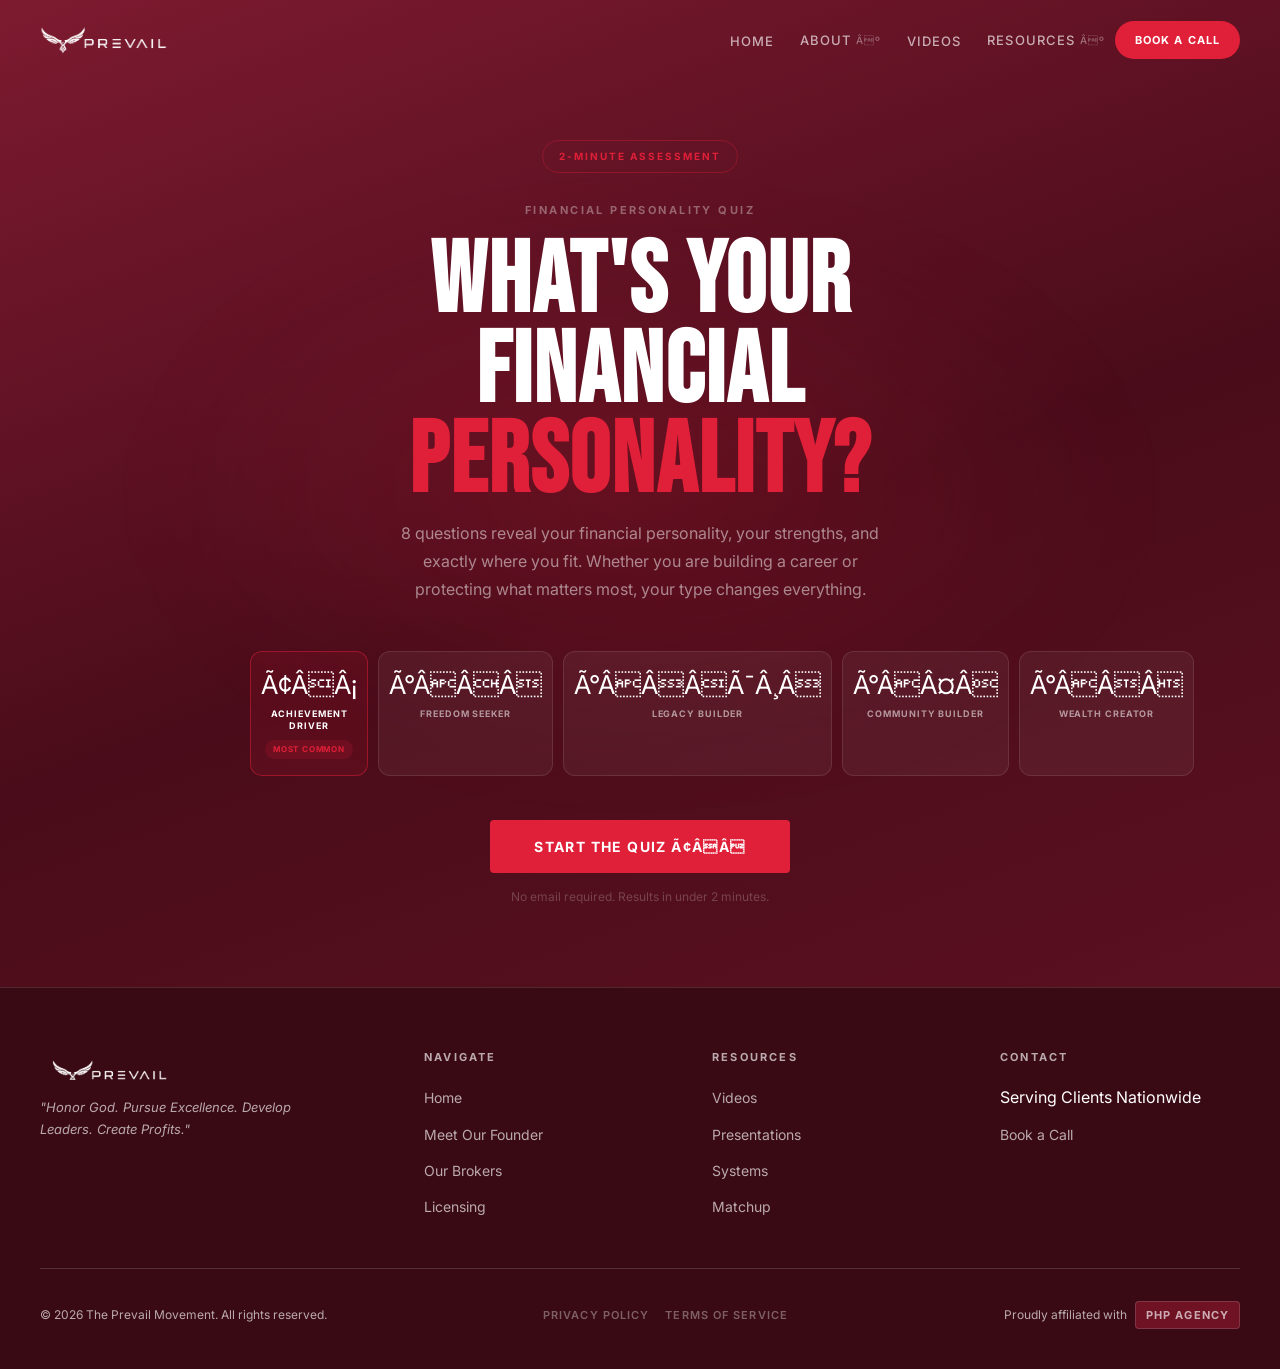
<file: quiz.html>
<!DOCTYPE html>
<html lang="en">
<head>
  <meta charset="UTF-8">
  <meta name="viewport" content="width=device-width, initial-scale=1.0">
  <link rel="icon" type="image/png" href="favicon.png">
  <link rel="apple-touch-icon" href="favicon.png">
  <title>Find Your Financial Type | Prevail Movement</title>
  <link rel="preconnect" href="https://fonts.googleapis.com">
  <link rel="preconnect" href="https://fonts.gstatic.com" crossorigin>
  <link href="https://fonts.googleapis.com/css2?family=Bebas+Neue&family=Inter:wght@300;400;500;600;700&display=swap" rel="stylesheet">
  <link rel="stylesheet" href="style.css">
  <style>

    .quiz-wrap {
      min-height: 100vh;
      background: var(--bg);
      font-family: 'Inter', sans-serif;
    }

    .quiz-screen { display: none; }
    .quiz-screen.is-active {
      display: flex;
      flex-direction: column;
      animation: qIn 0.42s cubic-bezier(0.22, 1, 0.36, 1) both;
    }
    @keyframes qIn {
      from { opacity: 0; transform: translateY(20px); }
      to   { opacity: 1; transform: translateY(0); }
    }

    /* Ã¢ÂÂÃ¢ÂÂ INTRO Ã¢ÂÂÃ¢ÂÂ */
    .quiz-intro {
      position: relative;
      min-height: 100vh;
      align-items: center;
      justify-content: center;
      padding: calc(var(--nav-h) + 60px) 24px 80px;
      background: linear-gradient(160deg, #7d1a30 0%, #4a0c1a 55%, #5a1020 100%);
      overflow: hidden;
    }
    .quiz-intro__glow {
      position: absolute;
      left: 50%; top: 50%;
      transform: translate(-50%, -50%);
      width: 80vw; height: 60vh;
      background: radial-gradient(ellipse, rgba(224,31,56,0.18) 0%, transparent 65%);
      border-radius: 50%;
      filter: blur(60px);
      pointer-events: none;
    }
    .quiz-intro__inner {
      position: relative;
      z-index: 1;
      max-width: 780px;
      width: 100%;
      margin: 0 auto;
      text-align: center;
    }
    .quiz-badge {
      display: inline-flex;
      align-items: center;
      gap: 8px;
      font-size: 10px;
      font-weight: 700;
      letter-spacing: 0.2em;
      text-transform: uppercase;
      color: var(--crimson);
      border: 1px solid rgba(224,31,56,0.35);
      padding: 7px 16px;
      border-radius: 100px;
      margin-bottom: 28px;
    }
    .quiz-intro__eyebrow {
      font-size: 11px;
      font-weight: 700;
      letter-spacing: 0.22em;
      text-transform: uppercase;
      color: rgba(255,255,255,0.35);
      margin-bottom: 18px;
    }
    .quiz-intro__title {
      font-family: 'Bebas Neue', cursive;
      font-size: clamp(56px, 12vw, 100px);
      line-height: 0.9;
      letter-spacing: 0.02em;
      color: #fff;
      margin-bottom: 12px;
    }
    .quiz-intro__title span { color: var(--crimson); }
    .quiz-intro__sub {
      font-size: 16px;
      color: rgba(255,255,255,0.5);
      line-height: 1.75;
      max-width: 500px;
      margin: 0 auto 48px;
    }

    /* Types preview grid */
    .types-grid {
      display: grid;
      grid-template-columns: repeat(5, 1fr);
      gap: 10px;
      margin-bottom: 44px;
    }
    .type-chip {
      background: rgba(255,255,255,0.05);
      border: 1px solid rgba(255,255,255,0.1);
      border-radius: 12px;
      padding: 20px 10px 16px;
      text-align: center;
      transition: border-color 0.2s, background 0.2s;
    }
    .type-chip--hot {
      border-color: rgba(224,31,56,0.5);
      background: rgba(224,31,56,0.1);
    }
    .type-chip__icon {
      font-size: 26px;
      line-height: 1;
      display: block;
      margin-bottom: 10px;
    }
    .type-chip__name {
      font-size: 9px;
      font-weight: 700;
      letter-spacing: 0.1em;
      text-transform: uppercase;
      color: rgba(255,255,255,0.55);
      line-height: 1.4;
    }
    .type-chip--hot .type-chip__name { color: #fff; }
    .type-chip__badge {
      display: inline-block;
      margin-top: 6px;
      font-size: 8px;
      font-weight: 700;
      letter-spacing: 0.1em;
      text-transform: uppercase;
      color: var(--crimson);
      background: rgba(224,31,56,0.15);
      border-radius: 100px;
      padding: 3px 8px;
    }

    .quiz-start-note {
      margin-top: 14px;
      font-size: 12px;
      color: rgba(255,255,255,0.22);
    }

    /* Ã¢ÂÂÃ¢ÂÂ QUESTION SCREEN Ã¢ÂÂÃ¢ÂÂ */
    .quiz-question {
      min-height: 100vh;
      align-items: center;
      justify-content: center;
      padding: calc(var(--nav-h) + 40px) 24px 80px;
      background: var(--bg);
    }
    .quiz-question__inner {
      max-width: 680px;
      width: 100%;
      margin: 0 auto;
    }

    /* Progress */
    .quiz-progress {
      margin-bottom: 44px;
    }
    .quiz-progress__track {
      height: 3px;
      background: rgba(255,255,255,0.08);
      border-radius: 3px;
      margin-bottom: 12px;
      overflow: hidden;
    }
    .quiz-progress__fill {
      height: 100%;
      background: linear-gradient(90deg, var(--crimson), #ff4060);
      border-radius: 3px;
      transition: width 0.5s cubic-bezier(0.22, 1, 0.36, 1);
    }
    .quiz-progress__meta {
      display: flex;
      justify-content: space-between;
      align-items: center;
    }
    .quiz-progress__label {
      font-size: 11px;
      font-weight: 600;
      letter-spacing: 0.12em;
      text-transform: uppercase;
      color: rgba(255,255,255,0.28);
    }
    .quiz-progress__label strong { color: rgba(255,255,255,0.65); font-weight: 700; }
    .quiz-progress__pct {
      font-family: 'Bebas Neue', cursive;
      font-size: 14px;
      letter-spacing: 0.08em;
      color: var(--crimson);
    }

    /* Question text */
    .quiz-q-num {
      font-family: 'Bebas Neue', cursive;
      font-size: 13px;
      letter-spacing: 0.2em;
      color: var(--crimson);
      margin-bottom: 14px;
    }
    .quiz-q-text {
      font-family: 'Bebas Neue', cursive;
      font-size: clamp(30px, 5.5vw, 50px);
      line-height: 1.05;
      letter-spacing: 0.02em;
      color: #fff;
      margin-bottom: 32px;
    }

    /* Options */
    .quiz-options {
      display: flex;
      flex-direction: column;
      gap: 10px;
      margin-bottom: 32px;
    }
    .quiz-option {
      display: flex;
      align-items: flex-start;
      gap: 16px;
      padding: 18px 20px;
      background: rgba(255,255,255,0.04);
      border: 1.5px solid rgba(255,255,255,0.09);
      border-radius: 10px;
      cursor: pointer;
      transition: background 0.18s, border-color 0.18s, transform 0.15s;
      text-align: left;
      width: 100%;
      font-family: 'Inter', sans-serif;
    }
    .quiz-option:hover {
      background: rgba(224,31,56,0.09);
      border-color: rgba(224,31,56,0.4);
      transform: translateY(-2px);
    }
    .quiz-option.selected {
      background: rgba(224,31,56,0.22);
      border-color: var(--crimson);
      border-width: 2px;
      padding: 17px 19px 17px 23px; /* compensate for 1px border increase so layout doesn't shift */
      box-shadow: 0 0 0 4px rgba(224,31,56,0.12), 0 8px 24px rgba(224,31,56,0.18);
    }
    .quiz-option.selected::after {
      content: '';
      position: absolute;
      top: 50%;
      right: 22px;
      transform: translateY(-50%);
      width: 22px;
      height: 22px;
      border-radius: 50%;
      background: var(--crimson);
      background-image: linear-gradient(135deg, transparent 35%, #fff 35%, #fff 42%, transparent 42%, transparent 50%, #fff 50%, #fff 65%, transparent 65%);
      box-shadow: 0 4px 12px rgba(224,31,56,0.4);
    }
    .quiz-option { position: relative; }
    .quiz-option__letter {
      font-family: 'Bebas Neue', cursive;
      font-size: 18px;
      line-height: 1;
      color: rgba(255,255,255,0.25);
      flex-shrink: 0;
      min-width: 18px;
      margin-top: 1px;
      transition: color 0.18s;
    }
    .quiz-option.selected .quiz-option__letter,
    .quiz-option:hover .quiz-option__letter { color: var(--crimson); }
    .quiz-option.selected .quiz-option__letter { color: #fff; }
    .quiz-option__text {
      font-size: 14px;
      line-height: 1.55;
      color: rgba(255,255,255,0.62);
      font-weight: 400;
      transition: color 0.18s;
    }
    .quiz-option:hover .quiz-option__text,
    .quiz-option.selected .quiz-option__text { color: #fff; }

    /* Next button */
    .quiz-next-row {
      display: flex;
      align-items: center;
      gap: 24px;
    }
    .quiz-next-btn {
      opacity: 0.3;
      pointer-events: none;
      transition: opacity 0.3s;
    }
    .quiz-next-btn.enabled {
      opacity: 1;
      pointer-events: auto;
    }
    .quiz-back-btn {
      background: none;
      border: none;
      font-family: 'Inter', sans-serif;
      font-size: 12px;
      font-weight: 600;
      letter-spacing: 0.1em;
      text-transform: uppercase;
      color: rgba(255,255,255,0.25);
      cursor: pointer;
      transition: color 0.18s;
      padding: 0;
    }
    .quiz-back-btn:hover { color: rgba(255,255,255,0.6); }

    /* Ã¢ÂÂÃ¢ÂÂ LOADING SCREEN Ã¢ÂÂÃ¢ÂÂ */
    .quiz-loading {
      min-height: 100vh;
      background: linear-gradient(160deg, #7d1a30 0%, #4a0c1a 55%, #5a1020 100%);
      align-items: center;
      justify-content: center;
      gap: 28px;
      text-align: center;
      padding: 24px;
      position: relative;
      overflow: hidden;
    }
    .quiz-loading__glow {
      position: absolute;
      left: 50%; top: 50%;
      transform: translate(-50%, -50%);
      width: 70vw; height: 50vh;
      background: radial-gradient(ellipse, rgba(224,31,56,0.2) 0%, transparent 65%);
      border-radius: 50%;
      filter: blur(60px);
      pointer-events: none;
      animation: pulse 2s ease-in-out infinite;
    }
    @keyframes pulse { 0%, 100% { opacity: 0.6; } 50% { opacity: 1; } }
    .quiz-loading__icon {
      position: relative;
      z-index: 1;
      font-size: 56px;
      line-height: 1;
      animation: spin3d 2s ease-in-out infinite;
    }
    @keyframes spin3d {
      0%, 100% { transform: rotateY(0deg); }
      50% { transform: rotateY(180deg); }
    }
    .quiz-loading__title {
      position: relative;
      z-index: 1;
      font-family: 'Bebas Neue', cursive;
      font-size: 32px;
      letter-spacing: 0.08em;
      color: #fff;
    }
    .quiz-loading__bar {
      position: relative;
      z-index: 1;
      width: 200px;
      height: 3px;
      background: rgba(255,255,255,0.1);
      border-radius: 3px;
      overflow: hidden;
    }
    .quiz-loading__fill {
      height: 100%;
      background: var(--crimson);
      border-radius: 3px;
      animation: loadFill 1.8s ease-in-out forwards;
    }
    @keyframes loadFill { from { width: 0; } to { width: 100%; } }

    /* Ã¢ÂÂÃ¢ÂÂ RESULT SCREEN Ã¢ÂÂÃ¢ÂÂ */
    .quiz-result {
      min-height: 100vh;
      align-items: flex-start;
      justify-content: flex-start;
      padding: calc(var(--nav-h) + 50px) 24px 100px;
      background: linear-gradient(160deg, #7d1a30 0%, #4a0c1a 55%, #5a1020 100%);
      position: relative;
      overflow: hidden;
    }
    .quiz-result__glow {
      position: absolute;
      right: -100px; top: 0;
      width: 500px; height: 500px;
      background: radial-gradient(circle, rgba(224,31,56,0.22) 0%, transparent 65%);
      border-radius: 50%;
      filter: blur(80px);
      pointer-events: none;
    }
    .quiz-result__inner {
      position: relative;
      z-index: 1;
      max-width: 720px;
      width: 100%;
      margin: 0 auto;
    }
    .quiz-result__eyebrow {
      font-size: 10px;
      font-weight: 700;
      letter-spacing: 0.22em;
      text-transform: uppercase;
      color: var(--crimson);
      margin-bottom: 20px;
    }
    .quiz-result__icon {
      font-size: 72px;
      line-height: 1;
      margin-bottom: 20px;
      display: block;
      filter: drop-shadow(0 0 20px rgba(255,255,255,0.15));
    }
    .quiz-result__name {
      font-family: 'Bebas Neue', cursive;
      font-size: clamp(52px, 10vw, 84px);
      line-height: 0.92;
      letter-spacing: 0.03em;
      color: #fff;
      margin-bottom: 14px;
    }
    .quiz-result__tagline {
      font-size: 18px;
      font-weight: 600;
      color: rgba(255,255,255,0.55);
      font-style: italic;
      margin-bottom: 32px;
    }
    .quiz-result__divider {
      width: 56px;
      height: 3px;
      background: var(--crimson);
      border-radius: 3px;
      margin-bottom: 28px;
    }
    .quiz-result__desc {
      font-size: 15px;
      color: rgba(255,255,255,0.6);
      line-height: 1.85;
      margin-bottom: 44px;
      max-width: 580px;
    }

    /* Path cards */
    .quiz-result__paths {
      display: grid;
      grid-template-columns: 1fr 1fr;
      gap: 16px;
      margin-bottom: 44px;
    }
    .result-path {
      background: rgba(255,255,255,0.05);
      border: 1px solid rgba(255,255,255,0.1);
      border-radius: 14px;
      padding: 26px;
    }
    .result-path__label {
      font-size: 9px;
      font-weight: 700;
      letter-spacing: 0.2em;
      text-transform: uppercase;
      color: var(--crimson);
      margin-bottom: 10px;
    }
    .result-path__title {
      font-family: 'Bebas Neue', cursive;
      font-size: 17px;
      letter-spacing: 0.06em;
      color: #fff;
      margin-bottom: 10px;
    }
    .result-path__text {
      font-size: 13px;
      color: rgba(255,255,255,0.45);
      line-height: 1.7;
    }

    /* CTAs */
    .quiz-result__ctas {
      display: flex;
      gap: 14px;
      flex-wrap: wrap;
      margin-bottom: 28px;
    }
    .quiz-result__retake {
      font-size: 12px;
      color: rgba(255,255,255,0.25);
      cursor: pointer;
      background: none;
      border: none;
      font-family: inherit;
      text-decoration: underline;
      padding: 0;
    }
    .quiz-result__retake:hover { color: rgba(255,255,255,0.5); }

    /* Ã¢ÂÂÃ¢ÂÂ RESPONSIVE Ã¢ÂÂÃ¢ÂÂ */
    @media (max-width: 820px) {
      .types-grid { grid-template-columns: repeat(3, 1fr); }
    }
    @media (max-width: 600px) {
      .types-grid { grid-template-columns: repeat(3, 1fr); }
      .quiz-result__paths { grid-template-columns: 1fr; }
      .quiz-options { gap: 8px; }
    }
    @media (max-width: 380px) {
      .types-grid { grid-template-columns: repeat(2, 1fr); }
      .quiz-intro__title { font-size: 52px; }
    }
  </style>
</head>
<body>

<!-- NAV -->
<nav class="nav" id="nav">
  <a href="index.html" class="nav__logo">
    <img src="99.png" alt="Prevail Movement">
  </a>
  <ul class="nav__links">
    <li><a href="index.html">Home</a></li>
    <li class="nav__dropdown">
      <button class="nav__dropdown-toggle" type="button">About <span class="nav__chevron">âº</span></button>
      <ul class="nav__dropdown-menu">
        <li><a href="founder.html">Meet Our Founder</a></li>
        <li><a href="brokers.html">Our Brokers</a></li>
      </ul>
    </li>
    <li><a href="videos.html">Videos</a></li>
    <li class="nav__dropdown">
      <button class="nav__dropdown-toggle" type="button">Resources <span class="nav__chevron">âº</span></button>
      <ul class="nav__dropdown-menu">
        <li><a href="presentations.html">Presentations</a></li>
        <li><a href="systems.html">Systems</a></li>
        <li><a href="licensing.html">Licensing</a></li>
        <li><a href="matchup.html">Matchup</a></li>
      </ul>
    </li>
  </ul>
  <a href="matchup.html" class="nav__cta desktop btn btn--crimson btn--pill btn--sm">Book a Call</a>
  <button class="nav__hamburger" id="hamburger" aria-label="Menu"><span></span><span></span><span></span></button>
</nav>
<div class="nav__mobile" id="mobileNav">
  <a href="index.html">Home</a>
  <div class="nav__mobile-group">
    <button class="nav__mobile-group-toggle" type="button">About <span class="nav__mobile-group-chevron">›</span></button>
    <div class="nav__mobile-group-items">
      <a href="founder.html">Meet Our Founder</a>
      <a href="brokers.html">Our Brokers</a>
    </div>
  </div>
  <a href="videos.html">Videos</a>
  <div class="nav__mobile-group">
    <button class="nav__mobile-group-toggle" type="button">Resources <span class="nav__mobile-group-chevron">›</span></button>
    <div class="nav__mobile-group-items">
      <a href="presentations.html">Presentations</a>
      <a href="systems.html">Systems</a>
      <a href="licensing.html">Licensing</a>
      <a href="matchup.html">Matchup</a>
    </div>
  </div>
  <a href="matchup.html" class="nav__cta btn btn--crimson btn--pill">Book a Call</a>
</div>

<div class="quiz-wrap">

  <!-- Ã¢ÂÂÃ¢ÂÂÃ¢ÂÂÃ¢ÂÂÃ¢ÂÂÃ¢ÂÂÃ¢ÂÂÃ¢ÂÂÃ¢ÂÂÃ¢ÂÂÃ¢ÂÂÃ¢ÂÂÃ¢ÂÂÃ¢ÂÂÃ¢ÂÂÃ¢ÂÂÃ¢ÂÂÃ¢ÂÂÃ¢ÂÂÃ¢ÂÂÃ¢ÂÂÃ¢ÂÂÃ¢ÂÂÃ¢ÂÂÃ¢ÂÂÃ¢ÂÂÃ¢ÂÂÃ¢ÂÂÃ¢ÂÂÃ¢ÂÂÃ¢ÂÂÃ¢ÂÂÃ¢ÂÂÃ¢ÂÂÃ¢ÂÂÃ¢ÂÂ
       SCREEN 0 Ã¢ÂÂ INTRO
  Ã¢ÂÂÃ¢ÂÂÃ¢ÂÂÃ¢ÂÂÃ¢ÂÂÃ¢ÂÂÃ¢ÂÂÃ¢ÂÂÃ¢ÂÂÃ¢ÂÂÃ¢ÂÂÃ¢ÂÂÃ¢ÂÂÃ¢ÂÂÃ¢ÂÂÃ¢ÂÂÃ¢ÂÂÃ¢ÂÂÃ¢ÂÂÃ¢ÂÂÃ¢ÂÂÃ¢ÂÂÃ¢ÂÂÃ¢ÂÂÃ¢ÂÂÃ¢ÂÂÃ¢ÂÂÃ¢ÂÂÃ¢ÂÂÃ¢ÂÂÃ¢ÂÂÃ¢ÂÂÃ¢ÂÂÃ¢ÂÂÃ¢ÂÂÃ¢ÂÂ -->
  <div class="quiz-screen is-active" id="screen-intro">
    <div class="quiz-intro">
      <div class="quiz-intro__glow"></div>
      <div class="quiz-intro__inner">

        <span class="quiz-badge">2-Minute Assessment</span>
        <p class="quiz-intro__eyebrow">Financial Personality Quiz</p>
        <h1 class="quiz-intro__title">WHAT'S YOUR<br>FINANCIAL <span>PERSONALITY?</span></h1>
        <p class="quiz-intro__sub">8 questions reveal your financial personality, your strengths, and exactly where you fit. Whether you are building a career or protecting what matters most, your type changes everything.</p>

        <div class="types-grid">
          <div class="type-chip type-chip--hot">
            <span class="type-chip__icon">Ã¢ÂÂ¡</span>
            <div class="type-chip__name">Achievement Driver</div>
            <span class="type-chip__badge">Most Common</span>
          </div>
          <div class="type-chip">
            <span class="type-chip__icon">Ã°ÂÂÂ</span>
            <div class="type-chip__name">Freedom Seeker</div>
          </div>
          <div class="type-chip">
            <span class="type-chip__icon">Ã°ÂÂÂÃ¯Â¸Â</span>
            <div class="type-chip__name">Legacy Builder</div>
          </div>
          <div class="type-chip">
            <span class="type-chip__icon">Ã°ÂÂ¤Â</span>
            <div class="type-chip__name">Community Builder</div>
          </div>
          <div class="type-chip">
            <span class="type-chip__icon">Ã°ÂÂÂ</span>
            <div class="type-chip__name">Wealth Creator</div>
          </div>
        </div>

        <button class="btn btn--crimson btn--lg" onclick="startQuiz()">Start the Quiz Ã¢ÂÂ</button>
        <p class="quiz-start-note">No email required. Results in under 2 minutes.</p>

      </div>
    </div>
  </div>

  <!-- Ã¢ÂÂÃ¢ÂÂÃ¢ÂÂÃ¢ÂÂÃ¢ÂÂÃ¢ÂÂÃ¢ÂÂÃ¢ÂÂÃ¢ÂÂÃ¢ÂÂÃ¢ÂÂÃ¢ÂÂÃ¢ÂÂÃ¢ÂÂÃ¢ÂÂÃ¢ÂÂÃ¢ÂÂÃ¢ÂÂÃ¢ÂÂÃ¢ÂÂÃ¢ÂÂÃ¢ÂÂÃ¢ÂÂÃ¢ÂÂÃ¢ÂÂÃ¢ÂÂÃ¢ÂÂÃ¢ÂÂÃ¢ÂÂÃ¢ÂÂÃ¢ÂÂÃ¢ÂÂÃ¢ÂÂÃ¢ÂÂÃ¢ÂÂÃ¢ÂÂ
       SCREEN 1 Ã¢ÂÂ QUESTION
  Ã¢ÂÂÃ¢ÂÂÃ¢ÂÂÃ¢ÂÂÃ¢ÂÂÃ¢ÂÂÃ¢ÂÂÃ¢ÂÂÃ¢ÂÂÃ¢ÂÂÃ¢ÂÂÃ¢ÂÂÃ¢ÂÂÃ¢ÂÂÃ¢ÂÂÃ¢ÂÂÃ¢ÂÂÃ¢ÂÂÃ¢ÂÂÃ¢ÂÂÃ¢ÂÂÃ¢ÂÂÃ¢ÂÂÃ¢ÂÂÃ¢ÂÂÃ¢ÂÂÃ¢ÂÂÃ¢ÂÂÃ¢ÂÂÃ¢ÂÂÃ¢ÂÂÃ¢ÂÂÃ¢ÂÂÃ¢ÂÂÃ¢ÂÂÃ¢ÂÂ -->
  <div class="quiz-screen" id="screen-question">
    <div class="quiz-question">
      <div class="quiz-question__inner">

        <div class="quiz-progress">
          <div class="quiz-progress__track">
            <div class="quiz-progress__fill" id="progressFill" style="width:0%"></div>
          </div>
          <div class="quiz-progress__meta">
            <div class="quiz-progress__label">Question <strong id="qNumDisplay">1</strong> of 8</div>
            <div class="quiz-progress__pct" id="qPct">0%</div>
          </div>
        </div>

        <div class="quiz-q-num" id="qNum">01 / 08</div>
        <div class="quiz-q-text" id="qText"></div>

        <div class="quiz-options" id="qOptions"></div>

        <div class="quiz-next-row">
          <button class="btn btn--crimson btn--lg quiz-next-btn" id="nextBtn" onclick="nextQuestion()">Next Ã¢ÂÂ</button>
          <button class="quiz-back-btn" id="backBtn" onclick="prevQuestion()" style="display:none">Ã¢ÂÂ Back</button>
        </div>

      </div>
    </div>
  </div>

  <!-- Ã¢ÂÂÃ¢ÂÂÃ¢ÂÂÃ¢ÂÂÃ¢ÂÂÃ¢ÂÂÃ¢ÂÂÃ¢ÂÂÃ¢ÂÂÃ¢ÂÂÃ¢ÂÂÃ¢ÂÂÃ¢ÂÂÃ¢ÂÂÃ¢ÂÂÃ¢ÂÂÃ¢ÂÂÃ¢ÂÂÃ¢ÂÂÃ¢ÂÂÃ¢ÂÂÃ¢ÂÂÃ¢ÂÂÃ¢ÂÂÃ¢ÂÂÃ¢ÂÂÃ¢ÂÂÃ¢ÂÂÃ¢ÂÂÃ¢ÂÂÃ¢ÂÂÃ¢ÂÂÃ¢ÂÂÃ¢ÂÂÃ¢ÂÂÃ¢ÂÂ
       SCREEN 2 Ã¢ÂÂ LOADING
  Ã¢ÂÂÃ¢ÂÂÃ¢ÂÂÃ¢ÂÂÃ¢ÂÂÃ¢ÂÂÃ¢ÂÂÃ¢ÂÂÃ¢ÂÂÃ¢ÂÂÃ¢ÂÂÃ¢ÂÂÃ¢ÂÂÃ¢ÂÂÃ¢ÂÂÃ¢ÂÂÃ¢ÂÂÃ¢ÂÂÃ¢ÂÂÃ¢ÂÂÃ¢ÂÂÃ¢ÂÂÃ¢ÂÂÃ¢ÂÂÃ¢ÂÂÃ¢ÂÂÃ¢ÂÂÃ¢ÂÂÃ¢ÂÂÃ¢ÂÂÃ¢ÂÂÃ¢ÂÂÃ¢ÂÂÃ¢ÂÂÃ¢ÂÂÃ¢ÂÂ -->
  <div class="quiz-screen" id="screen-loading">
    <div class="quiz-loading">
      <div class="quiz-loading__glow"></div>
      <div class="quiz-loading__icon" id="loadingIcon">Ã¢ÂÂ¡</div>
      <div class="quiz-loading__title">ANALYZING YOUR RESULTS</div>
      <div class="quiz-loading__bar"><div class="quiz-loading__fill"></div></div>
    </div>
  </div>

  <!-- Ã¢ÂÂÃ¢ÂÂÃ¢ÂÂÃ¢ÂÂÃ¢ÂÂÃ¢ÂÂÃ¢ÂÂÃ¢ÂÂÃ¢ÂÂÃ¢ÂÂÃ¢ÂÂÃ¢ÂÂÃ¢ÂÂÃ¢ÂÂÃ¢ÂÂÃ¢ÂÂÃ¢ÂÂÃ¢ÂÂÃ¢ÂÂÃ¢ÂÂÃ¢ÂÂÃ¢ÂÂÃ¢ÂÂÃ¢ÂÂÃ¢ÂÂÃ¢ÂÂÃ¢ÂÂÃ¢ÂÂÃ¢ÂÂÃ¢ÂÂÃ¢ÂÂÃ¢ÂÂÃ¢ÂÂÃ¢ÂÂÃ¢ÂÂÃ¢ÂÂ
       SCREEN 3 Ã¢ÂÂ RESULT
  Ã¢ÂÂÃ¢ÂÂÃ¢ÂÂÃ¢ÂÂÃ¢ÂÂÃ¢ÂÂÃ¢ÂÂÃ¢ÂÂÃ¢ÂÂÃ¢ÂÂÃ¢ÂÂÃ¢ÂÂÃ¢ÂÂÃ¢ÂÂÃ¢ÂÂÃ¢ÂÂÃ¢ÂÂÃ¢ÂÂÃ¢ÂÂÃ¢ÂÂÃ¢ÂÂÃ¢ÂÂÃ¢ÂÂÃ¢ÂÂÃ¢ÂÂÃ¢ÂÂÃ¢ÂÂÃ¢ÂÂÃ¢ÂÂÃ¢ÂÂÃ¢ÂÂÃ¢ÂÂÃ¢ÂÂÃ¢ÂÂÃ¢ÂÂÃ¢ÂÂ -->
  <div class="quiz-screen" id="screen-result">
    <div class="quiz-result">
      <div class="quiz-result__glow"></div>
      <div class="quiz-result__inner">
        <div class="quiz-result__eyebrow">Your Result</div>
        <span class="quiz-result__icon" id="resultIcon"></span>
        <h2 class="quiz-result__name" id="resultName"></h2>
        <div class="quiz-result__tagline" id="resultTagline"></div>
        <div class="quiz-result__divider"></div>
        <p class="quiz-result__desc" id="resultDesc"></p>
        <div class="quiz-result__paths" id="resultPaths"></div>
        <div class="quiz-result__ctas">
          <a href="matchup.html" class="btn btn--crimson btn--lg">Book a Free Consultation Ã¢ÂÂ</a>
          <a href="licensing.html" class="btn btn--outline btn--lg">Start Your Career</a>
        </div>
        <button class="quiz-result__retake" onclick="retakeQuiz()">Retake the quiz</button>
      </div>
    </div>
  </div>

</div>

<!-- FOOTER -->
<footer class="footer">
  <div class="footer__inner">
    <div class="footer__brand">
      <div class="footer__logo">
        <img src="99.png" alt="Prevail Movement">
      </div>
      <p class="footer__tagline">"Honor God. Pursue Excellence. Develop Leaders. Create Profits."</p>
    </div>
    <div>
      <p class="footer__col-title">Navigate</p>
      <ul class="footer__links">
        <li><a href="index.html">Home</a></li>
        <li><a href="founder.html">Meet Our Founder</a></li>
        <li><a href="brokers.html">Our Brokers</a></li>
        <li><a href="licensing.html">Licensing</a></li>
      </ul>
    </div>
    <div>
      <p class="footer__col-title">Resources</p>
      <ul class="footer__links">
        <li><a href="videos.html">Videos</a></li>
        <li><a href="presentations.html">Presentations</a></li>
        <li><a href="systems.html">Systems</a></li>
        <li><a href="matchup.html">Matchup</a></li>
      </ul>
    </div>
    <div>
      <p class="footer__col-title">Contact</p>
      <ul class="footer__links">
        <li><span>Serving Clients Nationwide</span></li>
        <li><a href="matchup.html">Book a Call</a></li>
      </ul>
    </div>
  </div>
  <div class="footer__bottom">
    <span>© 2026 The Prevail Movement. All rights reserved.</span>
    <div class="footer__legal">
      <a href="privacy.html">Privacy Policy</a>
      <a href="terms.html">Terms of Service</a>
    </div>
    <div class="footer__php"><span>Proudly affiliated with</span><span class="footer__php-badge">PHP AGENCY</span></div>
  </div>
</footer>

<script>
  /* Ã¢ÂÂÃ¢ÂÂ Nav Ã¢ÂÂÃ¢ÂÂ */
  const nav = document.getElementById('nav');
  window.addEventListener('scroll', () => nav.classList.toggle('scrolled', window.scrollY > 20));
  const hamburger = document.getElementById('hamburger');
  const mobileNav = document.getElementById('mobileNav');
  hamburger.addEventListener('click', () => { hamburger.classList.toggle('open'); mobileNav.classList.toggle('open'); });

  /* Ã¢ÂÂÃ¢ÂÂÃ¢ÂÂÃ¢ÂÂÃ¢ÂÂÃ¢ÂÂÃ¢ÂÂÃ¢ÂÂÃ¢ÂÂÃ¢ÂÂÃ¢ÂÂÃ¢ÂÂÃ¢ÂÂÃ¢ÂÂÃ¢ÂÂÃ¢ÂÂÃ¢ÂÂÃ¢ÂÂÃ¢ÂÂÃ¢ÂÂÃ¢ÂÂÃ¢ÂÂÃ¢ÂÂÃ¢ÂÂÃ¢ÂÂÃ¢ÂÂÃ¢ÂÂÃ¢ÂÂÃ¢ÂÂÃ¢ÂÂÃ¢ÂÂÃ¢ÂÂÃ¢ÂÂÃ¢ÂÂÃ¢ÂÂÃ¢ÂÂ
     QUIZ DATA
  Ã¢ÂÂÃ¢ÂÂÃ¢ÂÂÃ¢ÂÂÃ¢ÂÂÃ¢ÂÂÃ¢ÂÂÃ¢ÂÂÃ¢ÂÂÃ¢ÂÂÃ¢ÂÂÃ¢ÂÂÃ¢ÂÂÃ¢ÂÂÃ¢ÂÂÃ¢ÂÂÃ¢ÂÂÃ¢ÂÂÃ¢ÂÂÃ¢ÂÂÃ¢ÂÂÃ¢ÂÂÃ¢ÂÂÃ¢ÂÂÃ¢ÂÂÃ¢ÂÂÃ¢ÂÂÃ¢ÂÂÃ¢ÂÂÃ¢ÂÂÃ¢ÂÂÃ¢ÂÂÃ¢ÂÂÃ¢ÂÂÃ¢ÂÂÃ¢ÂÂ */

  /* Type index: 0=Achievement 1=Freedom 2=Legacy 3=Connected 4=Wealth */
  const TYPES = [
    {
      id:      'achievement',
      icon:    'Ã¢ÂÂ¡',
      name:    'Achievement Driver',
      tagline: 'You are built to lead and wired to win.',
      desc:    'You thrive on performance, recognition, and results. Whether you are building a career in financial services or protecting what you have earned, average is not in your vocabulary. You set aggressive targets, push until you exceed them, and then reset the bar higher. People around you either keep up or get inspired.',
      agentTitle: 'IF YOU ARE BUILDING A CAREER',
      agentText:  'You are a natural producer. You drive income through competitive fire and relentless effort. In this field your ambition puts you at the top of leaderboards fast and opens the door to leadership before most people even feel ready.',
      clientTitle: 'IF YOU ARE PROTECTING YOUR FAMILY',
      clientText:  'You need a financial strategy that keeps pace with your ambition. Maximum coverage, maximum growth potential, and a plan that protects everything you are building at full speed so nothing can slow you down.'
    },
    {
      id:      'freedom',
      icon:    'Ã°ÂÂÂ',
      name:    'Freedom Seeker',
      tagline: 'You build wealth to own your time.',
      desc:    'You are not just chasing income. You are engineering a life you own. Flexibility, autonomy, and freedom from obligation drive every decision you make. You measure success not in dollars alone but in options. The ability to work from anywhere, set your own schedule, and answer to no one is the goal.',
      agentTitle: 'IF YOU ARE BUILDING A CAREER',
      agentText:  'You are drawn to this field because freedom is on the other side of it. Build your own schedule, your own income, and your own organization. No one else sets your ceiling in financial services and that is exactly how you like it.',
      clientTitle: 'IF YOU ARE PROTECTING YOUR FAMILY',
      clientText:  'You want protection that preserves your options, not just your assets. Products that ensure your lifestyle continues on your terms no matter what life brings. Income protection and cash value vehicles align with how you think.'
    },
    {
      id:      'legacy',
      icon:    'Ã°ÂÂÂÃ¯Â¸Â',
      name:    'Legacy Builder',
      tagline: 'You play the long game.',
      desc:    'You think in decades, not quarters. You are driven by what you leave behind more than what you accumulate today. Family, foundation, and long term protection are at the core of every financial decision you make. Consistency and patience are your greatest strengths and they compound over time.',
      agentTitle: 'IF YOU ARE BUILDING A CAREER',
      agentText:  'You are not here for a quick win. You are building something that lasts. Your patience, consistency, and long term thinking make you the kind of leader people follow for years. You become the foundation others build on.',
      clientTitle: 'IF YOU ARE PROTECTING YOUR FAMILY',
      clientText:  'You are focused on generational wealth and family protection. Life insurance, retirement strategies, and wealth transfer tools are your language. You want a plan that outlives you and keeps your family secure long after you are gone.'
    },
    {
      id:      'connected',
      icon:    'Ã°ÂÂ¤Â',
      name:    'Community Builder',
      tagline: 'You grow by growing others.',
      desc:    'Your greatest asset is your network. You build trust naturally and your sphere of influence expands because people know you deliver. You understand that relationships are the foundation of every great business and every great financial plan. When you win, you make sure the people around you win too.',
      agentTitle: 'IF YOU ARE BUILDING A CAREER',
      agentText:  'In this field your referral network becomes your pipeline and your team becomes your legacy. You thrive in an organization that rewards relationship building because you know how to bring people in and bring them up. Your network is your net worth.',
      clientTitle: 'IF YOU ARE PROTECTING YOUR FAMILY',
      clientText:  'You believe in mutual growth. You are interested in financial tools that help your entire family and community level up together. Referral programs, family coverage plans, and shared financial strategies are built for someone like you.'
    },
    {
      id:      'wealth',
      icon:    'Ã°ÂÂÂ',
      name:    'Wealth Creator',
      tagline: 'You are in the game to build real lasting wealth.',
      desc:    'You approach money like an engineer. You want to understand the vehicles, optimize the returns, and build a system where your money works harder than you do. Strategy, data, and patience are your toolkit. You are not impressed by hype but you are very impressed by compounding returns and tax efficiency.',
      agentTitle: 'IF YOU ARE BUILDING A CAREER',
      agentText:  'You approach financial services like an investment opportunity. You will take time to deeply understand every product and build a long term practice that generates serious compounding returns. You are the agent other agents call for advice.',
      clientTitle: 'IF YOU ARE PROTECTING YOUR FAMILY',
      clientText:  'You want sophisticated financial strategies built for accumulation. Index products, cash value life insurance, and tax advantaged vehicles align perfectly with how you think about building and protecting wealth over time.'
    }
  ];

  const QUESTIONS = [
    {
      text: 'When you imagine your best financial life, what does it look like?',
      options: [
        { text: 'Top of the leaderboard, highest income in the room, recognized publicly for elite results',                              type: 0 },
        { text: 'Full freedom: your own schedule, your own rules, no boss and no ceiling',                                               type: 1 },
        { text: 'Your family fully protected, generational wealth, and a name that means something long after you',                      type: 2 },
        { text: 'A thriving network where everyone around you is rising together',                                                        type: 3 },
        { text: 'Multiple income streams and a portfolio growing in the background while you live your life',                             type: 4 }
      ]
    },
    {
      text: 'What is your biggest financial priority right now?',
      options: [
        { text: 'Growing my income as fast as possible: the ceiling does not exist',                                                      type: 0 },
        { text: 'Taking back control of my time and getting out of the trap of trading hours for dollars',                               type: 1 },
        { text: 'Protecting my family and building a long term financial foundation that lasts',                                          type: 2 },
        { text: 'Building relationships and a network that creates mutual success for everyone involved',                                 type: 3 },
        { text: 'Making the smartest moves with my money and compounding real lasting wealth',                                            type: 4 }
      ]
    },
    {
      text: 'When you set a financial goal, you tend to:',
      options: [
        { text: 'Set aggressive targets and push relentlessly until you blow past them, then set new ones',                              type: 0 },
        { text: 'Define what enough looks like for your lifestyle and engineer your entire life around that number',                      type: 1 },
        { text: 'Think in decades and stay the course regardless of short term noise or distractions',                                   type: 2 },
        { text: 'Build alliances and partnerships that multiply your reach and results far beyond what you could do alone',               type: 3 },
        { text: 'Run the numbers, stress test every scenario, and optimize for the best possible return',                                type: 4 }
      ]
    },
    {
      text: 'How do you feel about competition?',
      options: [
        { text: 'It energizes me. I want to be the best in the room, not just in the room',                                             type: 0 },
        { text: 'I prefer setting my own benchmarks and competing with who I was yesterday',                                             type: 1 },
        { text: 'I play the long game. I focus on the finish line, not the other runners',                                               type: 2 },
        { text: 'I see others as potential collaborators far more than competitors',                                                      type: 3 },
        { text: 'I stay focused on outcomes and let the data and results do the talking',                                                 type: 4 }
      ]
    },
    {
      text: 'When you think about money, you see it as:',
      options: [
        { text: 'A scoreboard. Earning more means winning more',                                                                         type: 0 },
        { text: 'A tool. The more you have, the more freedom and options you get to live exactly how you want',                          type: 1 },
        { text: 'A responsibility. Something to protect, grow wisely, and pass down to the people you love',                             type: 2 },
        { text: 'Currency. It flows strongest when the relationships around you are strong',                                              type: 3 },
        { text: 'An asset. Something to invest, compound systematically, and multiply over time',                                        type: 4 }
      ]
    },
    {
      text: 'What would motivate you most in a financial career or financial plan?',
      options: [
        { text: 'Top producer bonuses, leaderboard recognition, and unlimited earning based on my own performance',                      type: 0 },
        { text: 'The flexibility to build passive income and work completely on my own terms and timeline',                               type: 1 },
        { text: 'The ability to protect families and create a legacy that genuinely lasts for generations',                               type: 2 },
        { text: 'Building a team and watching the people I mentor rise to real success',                                                  type: 3 },
        { text: 'Understanding the products deeply and building serious long term compounding wealth',                                    type: 4 }
      ]
    },
    {
      text: 'How do others typically describe you?',
      options: [
        { text: 'Driven, competitive, high achiever: you consistently outperform expectations',                                          type: 0 },
        { text: 'Independent, self directed, laid back: you do things your way on your own timeline',                                    type: 1 },
        { text: 'Disciplined, patient, steady: you think long before you act and you always follow through',                             type: 2 },
        { text: 'Well connected, generous, magnetic: people naturally gravitate toward you',                                             type: 3 },
        { text: 'Strategic, analytical, financially sharp: you know your numbers better than anyone in the room',                        type: 4 }
      ]
    },
    {
      text: 'Your ideal version of success in 10 years looks like:',
      options: [
        { text: 'Top tier income, industry recognition, and a reputation built entirely on elite results',                               type: 0 },
        { text: 'Working from anywhere, no alarm clock required, complete time and location freedom every single day',                   type: 1 },
        { text: 'Generational wealth, family fully secure, and a legacy that outlives you by decades',                                   type: 2 },
        { text: 'A strong organization of people you recruited, developed, and elevated to their own success',                           type: 3 },
        { text: 'Multiple income streams, a growing investment portfolio, and total financial independence',                              type: 4 }
      ]
    }
  ];

  /* Ã¢ÂÂÃ¢ÂÂÃ¢ÂÂÃ¢ÂÂÃ¢ÂÂÃ¢ÂÂÃ¢ÂÂÃ¢ÂÂÃ¢ÂÂÃ¢ÂÂÃ¢ÂÂÃ¢ÂÂÃ¢ÂÂÃ¢ÂÂÃ¢ÂÂÃ¢ÂÂÃ¢ÂÂÃ¢ÂÂÃ¢ÂÂÃ¢ÂÂÃ¢ÂÂÃ¢ÂÂÃ¢ÂÂÃ¢ÂÂÃ¢ÂÂÃ¢ÂÂÃ¢ÂÂÃ¢ÂÂÃ¢ÂÂÃ¢ÂÂÃ¢ÂÂÃ¢ÂÂÃ¢ÂÂÃ¢ÂÂÃ¢ÂÂÃ¢ÂÂ
     QUIZ STATE
  Ã¢ÂÂÃ¢ÂÂÃ¢ÂÂÃ¢ÂÂÃ¢ÂÂÃ¢ÂÂÃ¢ÂÂÃ¢ÂÂÃ¢ÂÂÃ¢ÂÂÃ¢ÂÂÃ¢ÂÂÃ¢ÂÂÃ¢ÂÂÃ¢ÂÂÃ¢ÂÂÃ¢ÂÂÃ¢ÂÂÃ¢ÂÂÃ¢ÂÂÃ¢ÂÂÃ¢ÂÂÃ¢ÂÂÃ¢ÂÂÃ¢ÂÂÃ¢ÂÂÃ¢ÂÂÃ¢ÂÂÃ¢ÂÂÃ¢ÂÂÃ¢ÂÂÃ¢ÂÂÃ¢ÂÂÃ¢ÂÂÃ¢ÂÂÃ¢ÂÂ */
  let currentQ   = 0;
  let answers    = [];        // array of type indices (0Ã¢ÂÂ4)
  let selected   = null;      // type index of current selection

  /* Ã¢ÂÂÃ¢ÂÂ Show a screen Ã¢ÂÂÃ¢ÂÂ */
  function showScreen(id) {
    document.querySelectorAll('.quiz-screen').forEach(s => s.classList.remove('is-active'));
    const el = document.getElementById(id);
    el.classList.add('is-active');
    window.scrollTo({ top: 0, behavior: 'smooth' });
  }

  /* Ã¢ÂÂÃ¢ÂÂ Start Ã¢ÂÂÃ¢ÂÂ */
  function startQuiz() {
    currentQ = 0;
    answers  = [];
    selected = null;
    renderQuestion();
    showScreen('screen-question');
  }

  /* Ã¢ÂÂÃ¢ÂÂ Render current question Ã¢ÂÂÃ¢ÂÂ */
  function renderQuestion() {
    const q       = QUESTIONS[currentQ];
    const letters = ['A', 'B', 'C', 'D', 'E'];
    const pct     = Math.round((currentQ / QUESTIONS.length) * 100);

    document.getElementById('qNum').textContent        = String(currentQ + 1).padStart(2,'0') + ' / 0' + QUESTIONS.length;
    document.getElementById('qNumDisplay').textContent = currentQ + 1;
    document.getElementById('qText').textContent       = q.text;
    document.getElementById('progressFill').style.width = pct + '%';
    document.getElementById('qPct').textContent        = pct + '%';

    const nextBtn = document.getElementById('nextBtn');
    nextBtn.textContent = (currentQ === QUESTIONS.length - 1) ? 'See My Results Ã¢ÂÂ' : 'Next Ã¢ÂÂ';
    nextBtn.classList.remove('enabled');

    const backBtn = document.getElementById('backBtn');
    backBtn.style.display = currentQ > 0 ? 'inline-block' : 'none';

    const container = document.getElementById('qOptions');
    container.innerHTML = '';
    selected = null;

    q.options.forEach((opt, i) => {
      const btn = document.createElement('button');
      btn.className  = 'quiz-option';
      btn.innerHTML  = `<span class="quiz-option__letter">${letters[i]}</span><span class="quiz-option__text">${opt.text}</span>`;
      btn.addEventListener('click', () => {
        container.querySelectorAll('.quiz-option').forEach(b => b.classList.remove('selected'));
        btn.classList.add('selected');
        selected = opt.type;
        nextBtn.classList.add('enabled');
      });
      container.appendChild(btn);
    });
  }

  /* Ã¢ÂÂÃ¢ÂÂ Next Ã¢ÂÂÃ¢ÂÂ */
  function nextQuestion() {
    if (selected === null) return;
    answers[currentQ] = selected;

    if (currentQ < QUESTIONS.length - 1) {
      currentQ++;
      renderQuestion();
      /* re-trigger animation */
      const s = document.getElementById('screen-question');
      s.classList.remove('is-active');
      void s.offsetWidth;
      s.classList.add('is-active');
    } else {
      showResults();
    }
  }

  /* Ã¢ÂÂÃ¢ÂÂ Back Ã¢ÂÂÃ¢ÂÂ */
  function prevQuestion() {
    if (currentQ === 0) return;
    currentQ--;
    renderQuestion();
    const s = document.getElementById('screen-question');
    s.classList.remove('is-active');
    void s.offsetWidth;
    s.classList.add('is-active');
  }

  /* Ã¢ÂÂÃ¢ÂÂ Calculate result and show Ã¢ÂÂÃ¢ÂÂ */
  function showResults() {
    /* tally votes */
    const counts = [0, 0, 0, 0, 0];
    answers.forEach(a => counts[a]++);
    const winnerIdx = counts.indexOf(Math.max(...counts));
    const type      = TYPES[winnerIdx];

    /* show loading first */
    document.getElementById('loadingIcon').textContent = type.icon;
    showScreen('screen-loading');

    setTimeout(() => {
      /* populate result */
      document.getElementById('resultIcon').textContent    = type.icon;
      document.getElementById('resultName').textContent    = type.name;
      document.getElementById('resultTagline').textContent = '"' + type.tagline + '"';
      document.getElementById('resultDesc').textContent    = type.desc;
      document.getElementById('resultPaths').innerHTML     =
        `<div class="result-path">
          <div class="result-path__label">${type.agentTitle}</div>
          <div class="result-path__text">${type.agentText}</div>
        </div>
        <div class="result-path">
          <div class="result-path__label">${type.clientTitle}</div>
          <div class="result-path__text">${type.clientText}</div>
        </div>`;
      showScreen('screen-result');
    }, 2000);
  }

  /* Ã¢ÂÂÃ¢ÂÂ Retake Ã¢ÂÂÃ¢ÂÂ */
  function retakeQuiz() {
    showScreen('screen-intro');
  }
</script>

</body>
</html>
</file>
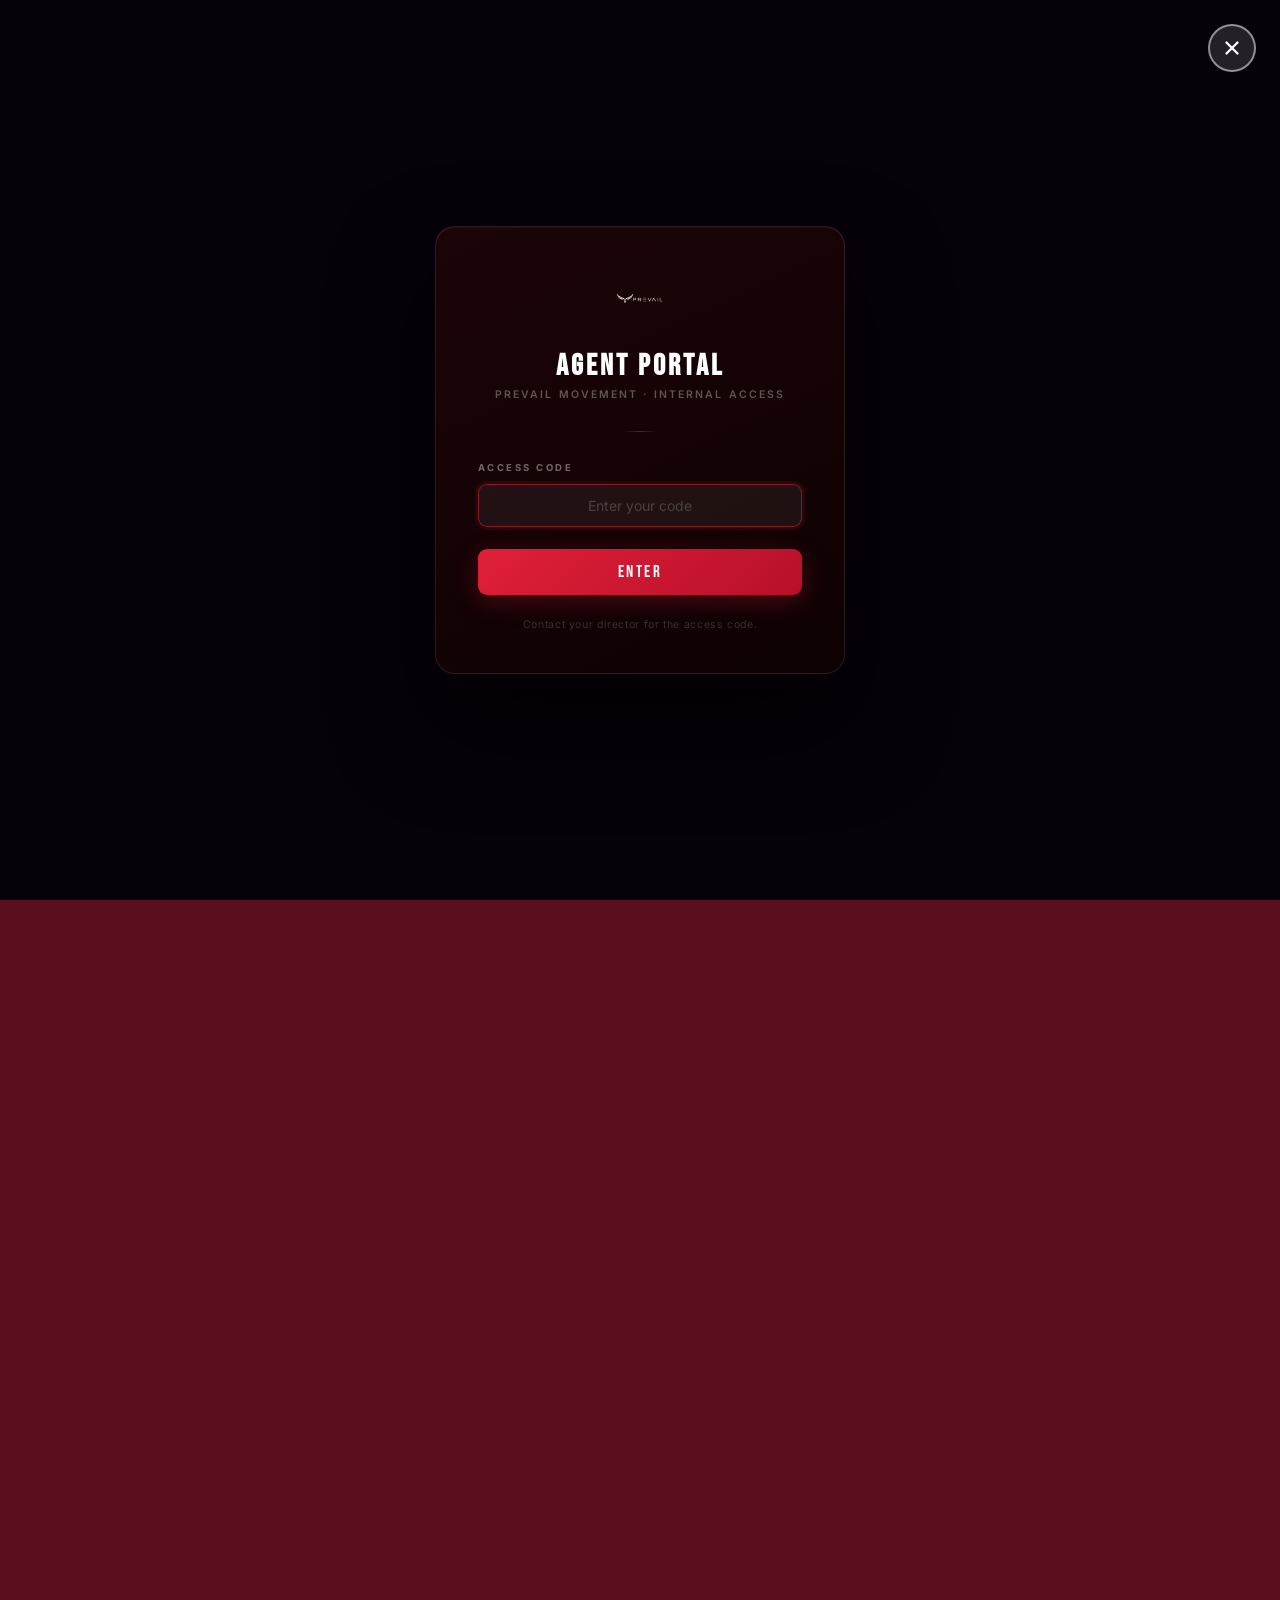
<file: systems.html>
<!DOCTYPE html>
<html lang="en">
<head>
  <meta charset="UTF-8">
  <meta name="viewport" content="width=device-width, initial-scale=1.0">
  <link rel="icon" type="image/png" href="favicon.png">
  <link rel="apple-touch-icon" href="favicon.png">
  <title>Systems | Prevail Movement</title>
  <link rel="stylesheet" href="style.css">
  <!-- Auth gate (code-based, no database) -->
  <style>body.auth-locked>*:not(.auth-gate){visibility:hidden!important;pointer-events:none!important}</style>
  <style>
    .sys-grid {
      max-width: 1100px;
      margin: 0 auto;
      display: grid;
      grid-template-columns: 1fr 1fr;
      gap: 18px;
    }
    .sys-card {
      display: flex;
      align-items: center;
      justify-content: center;
      min-height: 96px;
      padding: 28px 32px;
      background: rgba(255,255,255,0.025);
      border: 1px solid rgba(255,255,255,0.14);
      border-radius: 999px;
      font-family: 'Bebas Neue', cursive;
      font-size: 22px;
      letter-spacing: 0.18em;
      color: rgba(255,255,255,0.78);
      text-align: center;
      text-decoration: none;
      transition: border-color 0.25s ease, color 0.25s ease, background 0.25s ease, transform 0.25s ease;
    }
    .sys-card:hover {
      border-color: var(--crimson);
      color: #fff;
      background: rgba(224,31,56,0.08);
      transform: translateY(-2px);
    }
    .sys-card:focus-visible {
      outline: 2px solid var(--crimson);
      outline-offset: 3px;
    }
    .sys-cta-strip {
      max-width: 1100px;
      margin: 56px auto 0;
      background: linear-gradient(135deg, #1a0007 0%, #2d000e 100%);
      border: 1px solid rgba(224,31,56,0.25);
      border-radius: 10px;
      padding: 40px 48px;
      display: flex;
      align-items: center;
      justify-content: space-between;
      gap: 32px;
      flex-wrap: wrap;
    }
    .sys-cta-strip__text h3 {
      font-family: 'Bebas Neue', cursive;
      font-size: 30px;
      letter-spacing: 0.05em;
      color: #fff;
      margin-bottom: 8px;
    }
    .sys-cta-strip__text p { font-size: 14px; color: rgba(255,255,255,0.5); }

    @media (max-width: 768px) {
      .sys-grid { grid-template-columns: 1fr; gap: 14px; }
      .sys-card { font-size: 18px; min-height: 80px; padding: 22px 24px; letter-spacing: 0.14em; }
      .sys-cta-strip { flex-direction: column; text-align: center; padding: 32px 24px; }
    }
    @media (max-width: 480px) {
      .sys-grid { padding: 0 4px; }
      .sys-card { font-size: 16px; min-height: 72px; padding: 18px 20px; }
    }
  </style>
</head>
<body>

<!-- NAV -->
<nav class="nav" id="nav">
  <a href="index.html" class="nav__logo">
    <img src="99.png" alt="Prevail Movement">
  </a>
  <ul class="nav__links">
    <li><a href="index.html">Home</a></li>
    <li class="nav__dropdown">
      <button class="nav__dropdown-toggle" type="button">About <span class="nav__chevron">›</span></button>
      <ul class="nav__dropdown-menu">
        <li><a href="founder.html">Meet Our Founder</a></li>
        <li><a href="brokers.html">Our Brokers</a></li>
      </ul>
    </li>
    <li><a href="videos.html">Videos</a></li>
    <li class="nav__dropdown">
      <button class="nav__dropdown-toggle" type="button">Resources <span class="nav__chevron">›</span></button>
      <ul class="nav__dropdown-menu">
        <li><a href="presentations.html">Presentations</a></li>
        <li><a href="systems.html" class="active">Systems</a></li>
        <li><a href="licensing.html">Licensing</a></li>
        <li><a href="matchup.html">Matchup</a></li>
      </ul>
    </li>
  </ul>
  <a href="matchup.html" class="nav__cta desktop btn btn--crimson btn--pill btn--sm">Book a Call</a>
  <button class="nav__hamburger" id="hamburger" aria-label="Menu"><span></span><span></span><span></span></button>
</nav>
<div class="nav__mobile" id="mobileNav">
  <a href="index.html">Home</a>
  <div class="nav__mobile-group">
    <button class="nav__mobile-group-toggle" type="button">About <span class="nav__mobile-group-chevron">›</span></button>
    <div class="nav__mobile-group-items">
      <a href="founder.html">Meet Our Founder</a>
      <a href="brokers.html">Our Brokers</a>
    </div>
  </div>
  <a href="videos.html">Videos</a>
  <div class="nav__mobile-group">
    <button class="nav__mobile-group-toggle" type="button">Resources <span class="nav__mobile-group-chevron">›</span></button>
    <div class="nav__mobile-group-items">
      <a href="presentations.html">Presentations</a>
      <a href="systems.html" class="active">Systems</a>
      <a href="licensing.html">Licensing</a>
      <a href="matchup.html">Matchup</a>
    </div>
  </div>
  <a href="matchup.html" class="nav__cta btn btn--crimson btn--pill">Book a Call</a>
</div>

<!-- PAGE HERO -->
<div class="page-hero">
  <img class="page-hero__eagle" src="88.png" alt="">
  <p class="page-hero__label">How We Operate</p>
  <h1 class="page-hero__title">SYSTEMS</h1>
  <p class="page-hero__sub">The proven playbooks behind every successful Prevail agent</p>
</div>

<!-- SYSTEMS CONTENT -->
<section class="section section--dark">

  <div class="sys-grid">
    <a href="https://docs.google.com/spreadsheets/d/1ZbZtMM_jc2SlToqUJV5p99AweQnTa2PWWo6iZ2GUCeE/edit" target="_blank" rel="noopener" class="sys-card fade-in">Top 25/Call F.U Logs</a>
    <a href="https://docs.google.com/spreadsheets/d/1eUSbSqVpA6hC9FOSywG1b8YoSO4y5jtZBXqQFOot0Bs/edit?gid=752091051#gid=752091051" target="_blank" rel="noopener" class="sys-card fade-in fade-in--delay-1">Client Intake</a>
    <a href="https://docs.google.com/spreadsheets/d/1WuifzIw_BwMFtZU9o0u2RJVbk5cHceBDpXx548IFmQw/edit?gid=0#gid=0" target="_blank" rel="noopener" class="sys-card fade-in">Persistency</a>
    <a href="https://docs.google.com/spreadsheets/d/1I5-xcHJvJrkbSwYfeac4ZqXPYxz68oxGh6H3lpJn3EE/edit" target="_blank" rel="noopener" class="sys-card fade-in fade-in--delay-1">8 Speed Filters</a>
    <a href="https://drive.google.com/file/d/13kncoYjmoSS6Bfn4pZgcyTtiibQ4h0__/view?usp=sharing" target="_blank" rel="noopener" class="sys-card fade-in">Contract Change Form</a>
    <a href="media/FAST-START-PACKAGE.pdf" download class="sys-card fade-in fade-in--delay-1">Fast Start Package</a>
    <a href="https://drive.google.com/file/d/1uS2TJchcKCtIjowcs3X4lkiJbud238XM/view" target="_blank" rel="noopener" class="sys-card fade-in">Promotional Tracker</a>
    <a href="https://drive.google.com/file/d/1ZP1huzkP506d7KKxW5Z2mZrHjn5xByHv/view" target="_blank" rel="noopener" class="sys-card fade-in">BMP Survey</a>
  </div>

  <!-- CTA Strip -->
  <div class="sys-cta-strip fade-in">
    <div class="sys-cta-strip__text">
      <h3>NEED A WALKTHROUGH?</h3>
      <p>Book your Fast Start session and we will walk you through every system live with your Prevail leader.</p>
    </div>
    <a href="matchup.html" class="btn btn--crimson btn--lg">Book a Fast Start →</a>
  </div>

</section>

<!-- FOOTER -->
<footer class="footer">
  <div class="footer__inner">
    <div class="footer__brand">
      <div class="footer__logo">
        <img src="99.png" alt="Prevail Movement">
      </div>
      <p class="footer__tagline">"Honor God. Pursue Excellence. Develop Leaders. Create Profits."</p>
    </div>
    <div>
      <p class="footer__col-title">Navigate</p>
      <ul class="footer__links">
        <li><a href="index.html">Home</a></li>
        <li><a href="founder.html">Meet Our Founder</a></li>
        <li><a href="brokers.html">Our Brokers</a></li>
        <li><a href="licensing.html">Licensing</a></li>
      </ul>
    </div>
    <div>
      <p class="footer__col-title">Resources</p>
      <ul class="footer__links">
        <li><a href="videos.html">Videos</a></li>
        <li><a href="presentations.html">Presentations</a></li>
        <li><a href="systems.html">Systems</a></li>
        <li><a href="matchup.html">Matchup</a></li>
      </ul>
    </div>
    <div>
      <p class="footer__col-title">Contact</p>
      <ul class="footer__links">
        <li><span>Serving Clients Nationwide</span></li>
        <li><a href="matchup.html">Book a Call</a></li>
      </ul>
    </div>
  </div>
  <div class="footer__bottom">
    <span>© 2026 The Prevail Movement. All rights reserved.</span>
    <div class="footer__legal">
      <a href="privacy.html">Privacy Policy</a>
      <a href="terms.html">Terms of Service</a>
    </div>
    <div class="footer__php"><span>Proudly affiliated with</span><span class="footer__php-badge">PHP AGENCY</span></div>
  </div>
</footer>

<script>
  const nav = document.getElementById('nav');
  window.addEventListener('scroll', () => nav.classList.toggle('scrolled', window.scrollY > 20));
  const hamburger = document.getElementById('hamburger');
  const mobileNav = document.getElementById('mobileNav');
  hamburger.addEventListener('click', () => { hamburger.classList.toggle('open'); mobileNav.classList.toggle('open'); });
  // Dropdown — mark toggle active if a child link is active
  document.querySelectorAll('.nav__dropdown').forEach(function(dd) {
    if (dd.querySelector('.nav__dropdown-menu a.active')) {
      dd.querySelector('.nav__dropdown-toggle').classList.add('active');
    }
  });
  // Mobile accordion
  document.querySelectorAll('.nav__mobile-group-toggle').forEach(function(btn) {
    var group = btn.closest('.nav__mobile-group');
    if (group.querySelector('.nav__mobile-group-items a.active')) {
      btn.classList.add('open', 'active');
      group.querySelector('.nav__mobile-group-items').classList.add('open');
    }
    btn.addEventListener('click', function() {
      btn.classList.toggle('open');
      group.querySelector('.nav__mobile-group-items').classList.toggle('open');
    });
  });
  const fadeEls = document.querySelectorAll('.fade-in');
  const observer = new IntersectionObserver((entries) => {
    entries.forEach(e => { if (e.isIntersecting) { e.target.classList.add('visible'); observer.unobserve(e.target); } });
  }, { threshold: 0.08 });
  fadeEls.forEach(el => observer.observe(el));
</script>

<script src="auth-guard.js"></script>

</body>
</html>
</file>
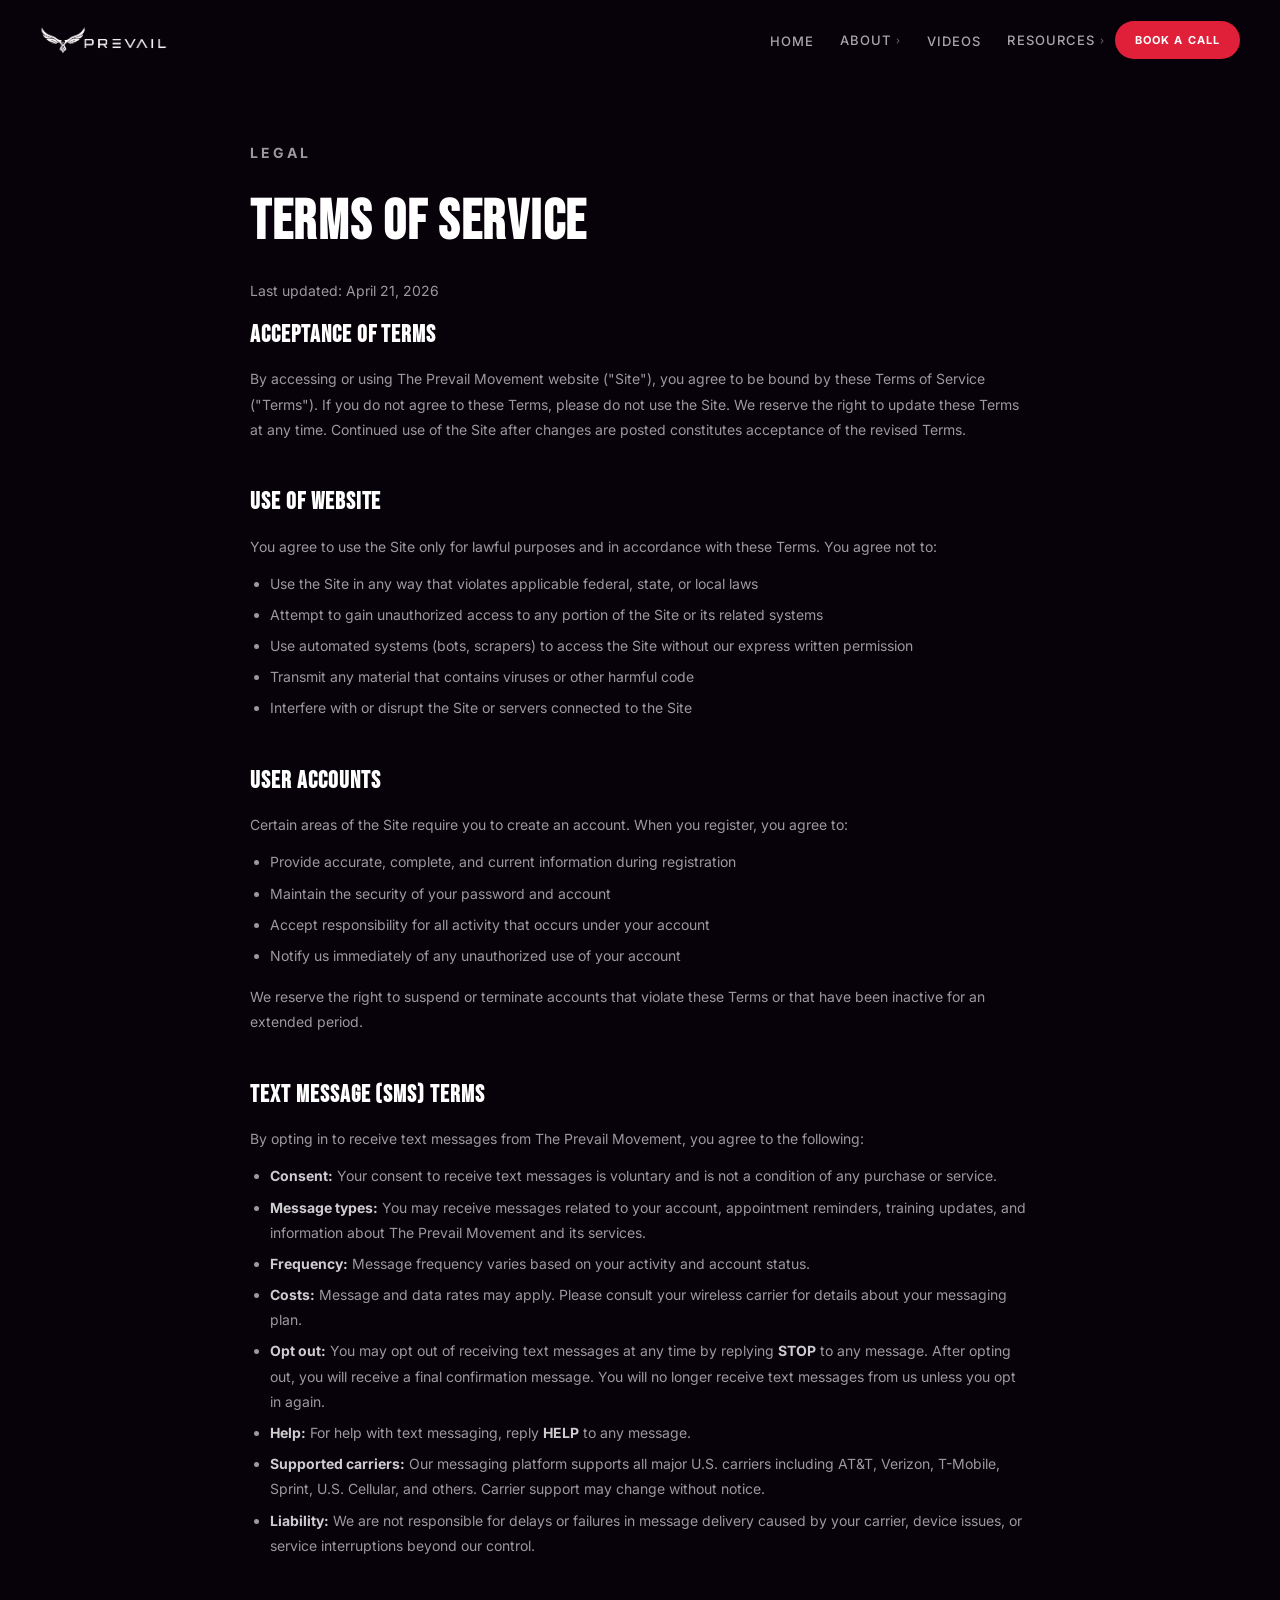
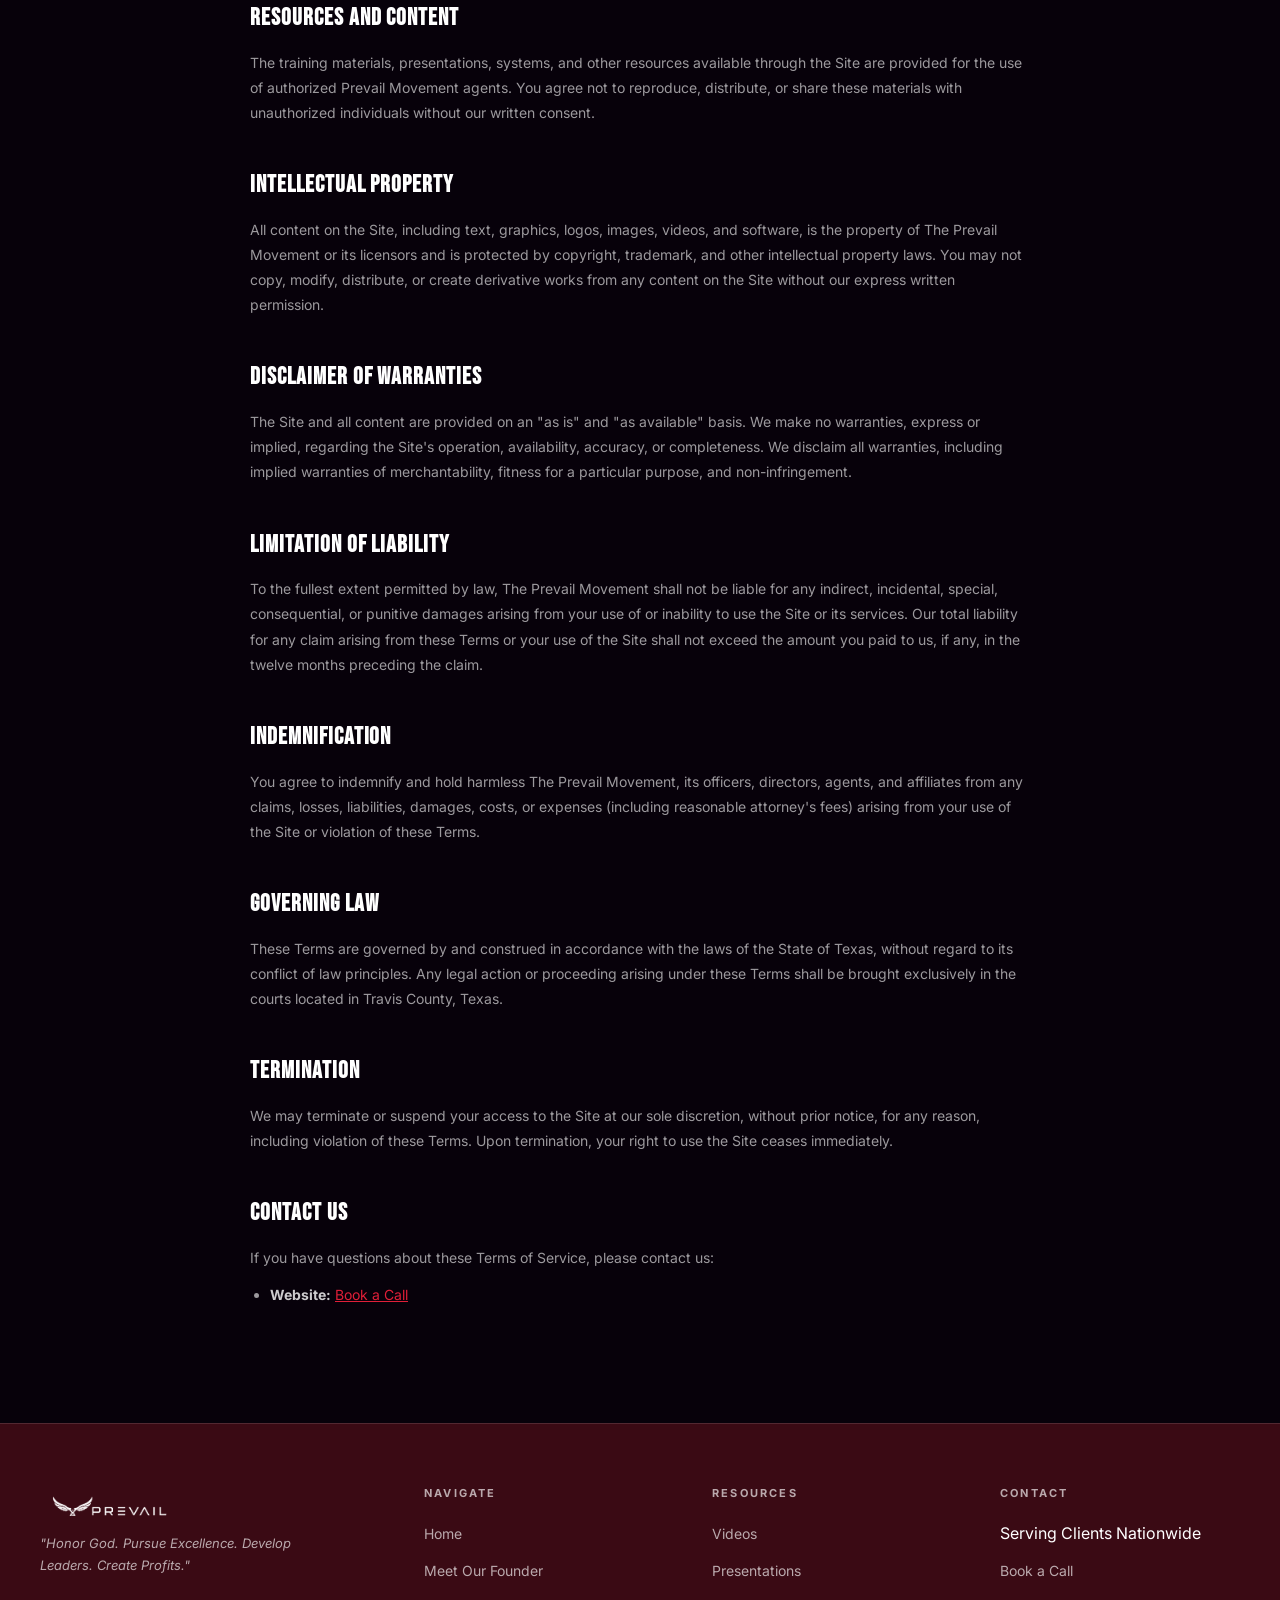
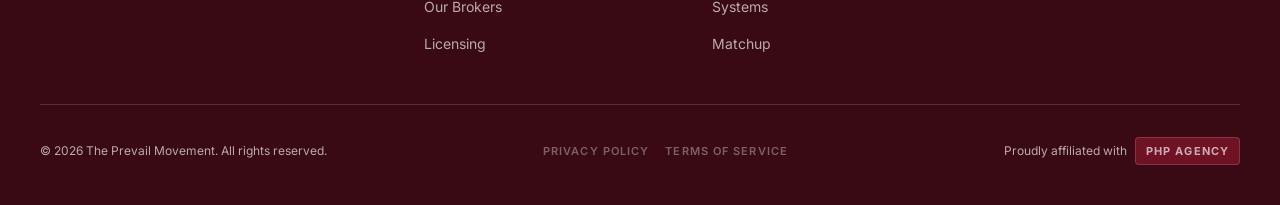
<file: terms.html>
<!DOCTYPE html>
<html lang="en">
<head>
  <meta charset="UTF-8">
  <meta name="viewport" content="width=device-width, initial-scale=1.0">
  <link rel="icon" type="image/png" href="favicon.png">
  <link rel="apple-touch-icon" href="favicon.png">
  <title>Terms of Service | Prevail Movement</title>
  <link rel="stylesheet" href="style.css">
  <style>
    .legal-page {
      background: #07010a;
      padding: calc(var(--nav-h) + 60px) 24px 100px;
    }
    .legal-page__inner {
      max-width: 780px;
      margin: 0 auto;
    }
    .legal-page__label {
      font-size: 10px;
      font-weight: 700;
      letter-spacing: 0.22em;
      text-transform: uppercase;
      color: var(--crimson);
      margin-bottom: 12px;
    }
    .legal-page__title {
      font-family: 'Bebas Neue', cursive;
      font-size: clamp(36px, 5vw, 56px);
      letter-spacing: 0.03em;
      color: #fff;
      margin-bottom: 8px;
    }
    .legal-page__updated {
      font-size: 13px;
      color: rgba(255,255,255,0.4);
      margin-bottom: 48px;
    }
    .legal-page h2 {
      font-family: 'Bebas Neue', cursive;
      font-size: 24px;
      letter-spacing: 0.04em;
      color: #fff;
      margin: 40px 0 12px;
    }
    .legal-page h2:first-of-type { margin-top: 0; }
    .legal-page p, .legal-page li {
      font-size: 14px;
      color: rgba(255,255,255,0.6);
      line-height: 1.8;
      margin-bottom: 12px;
    }
    .legal-page ul {
      padding-left: 20px;
      margin-bottom: 16px;
    }
    .legal-page li { margin-bottom: 6px; }
    .legal-page a {
      color: var(--crimson);
      text-decoration: underline;
    }
    .legal-page strong {
      color: rgba(255,255,255,0.8);
    }
  </style>
</head>
<body>

<!-- NAV -->
<nav class="nav" id="nav">
  <a href="index.html" class="nav__logo">
    <img src="99.png" alt="Prevail Movement">
  </a>
  <ul class="nav__links">
    <li><a href="index.html">Home</a></li>
    <li class="nav__dropdown">
      <button class="nav__dropdown-toggle" type="button">About <span class="nav__chevron">›</span></button>
      <ul class="nav__dropdown-menu">
        <li><a href="founder.html">Meet Our Founder</a></li>
        <li><a href="brokers.html">Our Brokers</a></li>
      </ul>
    </li>
    <li><a href="videos.html">Videos</a></li>
    <li class="nav__dropdown">
      <button class="nav__dropdown-toggle" type="button">Resources <span class="nav__chevron">›</span></button>
      <ul class="nav__dropdown-menu">
        <li><a href="presentations.html">Presentations</a></li>
        <li><a href="systems.html">Systems</a></li>
        <li><a href="licensing.html">Licensing</a></li>
        <li><a href="matchup.html">Matchup</a></li>
      </ul>
    </li>
  </ul>
  <a href="matchup.html" class="nav__cta desktop btn btn--crimson btn--pill btn--sm">Book a Call</a>
  <button class="nav__hamburger" id="hamburger" aria-label="Menu"><span></span><span></span><span></span></button>
</nav>
<div class="nav__mobile" id="mobileNav">
  <a href="index.html">Home</a>
  <div class="nav__mobile-group">
    <button class="nav__mobile-group-toggle" type="button">About <span class="nav__mobile-group-chevron">›</span></button>
    <div class="nav__mobile-group-items">
      <a href="founder.html">Meet Our Founder</a>
      <a href="brokers.html">Our Brokers</a>
    </div>
  </div>
  <a href="videos.html">Videos</a>
  <div class="nav__mobile-group">
    <button class="nav__mobile-group-toggle" type="button">Resources <span class="nav__mobile-group-chevron">›</span></button>
    <div class="nav__mobile-group-items">
      <a href="presentations.html">Presentations</a>
      <a href="systems.html">Systems</a>
      <a href="licensing.html">Licensing</a>
      <a href="matchup.html">Matchup</a>
    </div>
  </div>
  <a href="matchup.html" class="nav__cta btn btn--crimson btn--pill">Book a Call</a>
</div>

<!-- TERMS OF SERVICE -->
<div class="legal-page">
  <div class="legal-page__inner">
    <p class="legal-page__label">Legal</p>
    <h1 class="legal-page__title">TERMS OF SERVICE</h1>
    <p class="legal-page__updated">Last updated: April 21, 2026</p>

    <h2>Acceptance of Terms</h2>
    <p>By accessing or using The Prevail Movement website ("Site"), you agree to be bound by these Terms of Service ("Terms"). If you do not agree to these Terms, please do not use the Site. We reserve the right to update these Terms at any time. Continued use of the Site after changes are posted constitutes acceptance of the revised Terms.</p>

    <h2>Use of Website</h2>
    <p>You agree to use the Site only for lawful purposes and in accordance with these Terms. You agree not to:</p>
    <ul>
      <li>Use the Site in any way that violates applicable federal, state, or local laws</li>
      <li>Attempt to gain unauthorized access to any portion of the Site or its related systems</li>
      <li>Use automated systems (bots, scrapers) to access the Site without our express written permission</li>
      <li>Transmit any material that contains viruses or other harmful code</li>
      <li>Interfere with or disrupt the Site or servers connected to the Site</li>
    </ul>

    <h2>User Accounts</h2>
    <p>Certain areas of the Site require you to create an account. When you register, you agree to:</p>
    <ul>
      <li>Provide accurate, complete, and current information during registration</li>
      <li>Maintain the security of your password and account</li>
      <li>Accept responsibility for all activity that occurs under your account</li>
      <li>Notify us immediately of any unauthorized use of your account</li>
    </ul>
    <p>We reserve the right to suspend or terminate accounts that violate these Terms or that have been inactive for an extended period.</p>

    <h2>Text Message (SMS) Terms</h2>
    <p>By opting in to receive text messages from The Prevail Movement, you agree to the following:</p>
    <ul>
      <li><strong>Consent:</strong> Your consent to receive text messages is voluntary and is not a condition of any purchase or service.</li>
      <li><strong>Message types:</strong> You may receive messages related to your account, appointment reminders, training updates, and information about The Prevail Movement and its services.</li>
      <li><strong>Frequency:</strong> Message frequency varies based on your activity and account status.</li>
      <li><strong>Costs:</strong> Message and data rates may apply. Please consult your wireless carrier for details about your messaging plan.</li>
      <li><strong>Opt out:</strong> You may opt out of receiving text messages at any time by replying <strong>STOP</strong> to any message. After opting out, you will receive a final confirmation message. You will no longer receive text messages from us unless you opt in again.</li>
      <li><strong>Help:</strong> For help with text messaging, reply <strong>HELP</strong> to any message.</li>
      <li><strong>Supported carriers:</strong> Our messaging platform supports all major U.S. carriers including AT&T, Verizon, T-Mobile, Sprint, U.S. Cellular, and others. Carrier support may change without notice.</li>
      <li><strong>Liability:</strong> We are not responsible for delays or failures in message delivery caused by your carrier, device issues, or service interruptions beyond our control.</li>
    </ul>

    <h2>Resources and Content</h2>
    <p>The training materials, presentations, systems, and other resources available through the Site are provided for the use of authorized Prevail Movement agents. You agree not to reproduce, distribute, or share these materials with unauthorized individuals without our written consent.</p>

    <h2>Intellectual Property</h2>
    <p>All content on the Site, including text, graphics, logos, images, videos, and software, is the property of The Prevail Movement or its licensors and is protected by copyright, trademark, and other intellectual property laws. You may not copy, modify, distribute, or create derivative works from any content on the Site without our express written permission.</p>

    <h2>Disclaimer of Warranties</h2>
    <p>The Site and all content are provided on an "as is" and "as available" basis. We make no warranties, express or implied, regarding the Site's operation, availability, accuracy, or completeness. We disclaim all warranties, including implied warranties of merchantability, fitness for a particular purpose, and non-infringement.</p>

    <h2>Limitation of Liability</h2>
    <p>To the fullest extent permitted by law, The Prevail Movement shall not be liable for any indirect, incidental, special, consequential, or punitive damages arising from your use of or inability to use the Site or its services. Our total liability for any claim arising from these Terms or your use of the Site shall not exceed the amount you paid to us, if any, in the twelve months preceding the claim.</p>

    <h2>Indemnification</h2>
    <p>You agree to indemnify and hold harmless The Prevail Movement, its officers, directors, agents, and affiliates from any claims, losses, liabilities, damages, costs, or expenses (including reasonable attorney's fees) arising from your use of the Site or violation of these Terms.</p>

    <h2>Governing Law</h2>
    <p>These Terms are governed by and construed in accordance with the laws of the State of Texas, without regard to its conflict of law principles. Any legal action or proceeding arising under these Terms shall be brought exclusively in the courts located in Travis County, Texas.</p>

    <h2>Termination</h2>
    <p>We may terminate or suspend your access to the Site at our sole discretion, without prior notice, for any reason, including violation of these Terms. Upon termination, your right to use the Site ceases immediately.</p>

    <h2>Contact Us</h2>
    <p>If you have questions about these Terms of Service, please contact us:</p>
    <ul>
      <li><strong>Website:</strong> <a href="matchup.html">Book a Call</a></li>
    </ul>
  </div>
</div>

<!-- FOOTER -->
<footer class="footer">
  <div class="footer__inner">
    <div class="footer__brand">
      <div class="footer__logo">
        <img src="99.png" alt="Prevail Movement">
      </div>
      <p class="footer__tagline">"Honor God. Pursue Excellence. Develop Leaders. Create Profits."</p>
    </div>
    <div>
      <p class="footer__col-title">Navigate</p>
      <ul class="footer__links">
        <li><a href="index.html">Home</a></li>
        <li><a href="founder.html">Meet Our Founder</a></li>
        <li><a href="brokers.html">Our Brokers</a></li>
        <li><a href="licensing.html">Licensing</a></li>
      </ul>
    </div>
    <div>
      <p class="footer__col-title">Resources</p>
      <ul class="footer__links">
        <li><a href="videos.html">Videos</a></li>
        <li><a href="presentations.html">Presentations</a></li>
        <li><a href="systems.html">Systems</a></li>
        <li><a href="matchup.html">Matchup</a></li>
      </ul>
    </div>
    <div>
      <p class="footer__col-title">Contact</p>
      <ul class="footer__links">
        <li><span>Serving Clients Nationwide</span></li>
        <li><a href="matchup.html">Book a Call</a></li>
      </ul>
    </div>
  </div>
  <div class="footer__bottom">
    <span>© 2026 The Prevail Movement. All rights reserved.</span>
    <div class="footer__legal">
      <a href="privacy.html">Privacy Policy</a>
      <a href="terms.html">Terms of Service</a>
    </div>
    <div class="footer__php"><span>Proudly affiliated with</span><span class="footer__php-badge">PHP AGENCY</span></div>
  </div>
</footer>

<script>
  var nav = document.getElementById('nav');
  window.addEventListener('scroll', function () { nav.classList.toggle('scrolled', window.scrollY > 20); });
  var hamburger = document.getElementById('hamburger');
  var mobileNav = document.getElementById('mobileNav');
  hamburger.addEventListener('click', function () { hamburger.classList.toggle('open'); mobileNav.classList.toggle('open'); });
  document.querySelectorAll('.nav__dropdown').forEach(function(dd) {
    if (dd.querySelector('.nav__dropdown-menu a.active')) dd.querySelector('.nav__dropdown-toggle').classList.add('active');
  });
  document.querySelectorAll('.nav__mobile-group-toggle').forEach(function(btn) {
    var group = btn.closest('.nav__mobile-group');
    if (group.querySelector('.nav__mobile-group-items a.active')) {
      btn.classList.add('open', 'active');
      group.querySelector('.nav__mobile-group-items').classList.add('open');
    }
    btn.addEventListener('click', function() {
      btn.classList.toggle('open');
      group.querySelector('.nav__mobile-group-items').classList.toggle('open');
    });
  });
</script>
</body>
</html>
</file>
<file: style.css>
/* ============================================================
   PREVAIL MOVEMENT — Shared Stylesheet
   ============================================================ */

@import url('https://fonts.googleapis.com/css2?family=Bebas+Neue&family=Inter:wght@300;400;500;600;700&family=Playfair+Display:ital,wght@0,400;0,600;1,400;1,600&display=swap');

/* ── Reset & Base ── */
*, *::before, *::after { box-sizing: border-box; margin: 0; padding: 0; }

:root {
  --bg:           #5a0e1e;
  --surface:      #6e1224;
  --surface-2:    #7d1629;
  --crimson:      #e01f38;
  --crimson-dark: #b8152c;
  --gold:         #e8c060;
  --text:         #ffffff;
  --text-muted:   rgba(255,255,255,0.65);
  --border:       rgba(255,255,255,0.15);
  /* white sections */
  --white-bg:     #ffffff;
  --white-surface: #f7f2f4;
  --white-text:   #1a0810;
  --white-muted:  #7a4055;
  --white-border: #e8d8df;
  --nav-h:        80px;
}

html { scroll-behavior: smooth; }

body {
  background: var(--bg);
  color: var(--text);
  font-family: 'Inter', sans-serif;
  font-size: 16px;
  line-height: 1.65;
  -webkit-font-smoothing: antialiased;
}

a { color: inherit; text-decoration: none; }
img { display: block; max-width: 100%; }

/* ── Typography helpers ── */
.bebas { font-family: 'Bebas Neue', cursive; letter-spacing: 0.04em; }
.playfair { font-family: 'Playfair Display', serif; }

/* ============================================================
   NAV
   ============================================================ */
.nav {
  position: fixed;
  top: 0; left: 0; right: 0;
  z-index: 1000;
  height: var(--nav-h);
  display: flex;
  align-items: center;
  justify-content: flex-start;
  padding: 0 40px;
  transition: background 0.3s, box-shadow 0.3s;
}
.nav.scrolled {
  background: rgba(80,10,25,0.97);
  box-shadow: 0 1px 0 rgba(255,255,255,0.12);
  backdrop-filter: blur(12px);
}

.nav__logo {
  display: block;
  width: 128px;
  height: 64px;           /* nav is 80px — 8px breathing top and bottom */
  overflow: hidden;
  flex-shrink: 0;
  align-self: center;     /* vertically centered within nav */
}
.nav__logo svg { height: 40px; width: auto; }

/* Logo: full Prevail wordmark image, zoomed past whitespace, bleeds below nav */
.nav__logo img {
  width: 100%;
  height: 100%;
  object-fit: cover;
  object-position: center 49.8%;  /* content sits at vertical center of canvas */
  transform: scale(1.2);   /* just enough to crop vertical whitespace, full wordmark visible */
  transform-origin: center;
}
.nav__logo-text {
  font-family: 'Bebas Neue', cursive;
  font-size: 26px;
  letter-spacing: 0.1em;
  color: #fff;
  display: none; /* hidden when real logo image is used */
}

.nav__links {
  display: flex;
  align-items: center;
  gap: 6px;
  list-style: none;
  margin-left: auto;
}
.nav__links a {
  font-size: 13px;
  font-weight: 500;
  letter-spacing: 0.08em;
  text-transform: uppercase;
  color: var(--text-muted);
  padding: 6px 10px;
  border-radius: 4px;
  transition: color 0.2s;
}
.nav__links a:hover,
.nav__links a.active { color: #fff; }
.nav__links a.active { color: var(--crimson); }

.nav__cta {
  display: inline-flex;
  align-items: center;
  background: var(--crimson);
  color: #fff !important;
  font-size: 12px;
  font-weight: 700;
  letter-spacing: 0.12em;
  text-transform: uppercase;
  padding: 10px 22px;
  border-radius: 50px;
  transition: background 0.2s, transform 0.15s;
}
.nav__cta:hover {
  background: var(--crimson-dark);
  transform: translateY(-1px);
}

/* Hamburger */
.nav__hamburger {
  display: none;
  flex-direction: column;
  gap: 5px;
  background: none;
  border: none;
  cursor: pointer;
  padding: 4px;
  margin-left: auto;
}
.nav__hamburger span {
  display: block;
  width: 24px;
  height: 2px;
  background: #fff;
  transition: all 0.25s;
}
.nav__hamburger.open span:nth-child(1) { transform: translateY(7px) rotate(45deg); }
.nav__hamburger.open span:nth-child(2) { opacity: 0; }
.nav__hamburger.open span:nth-child(3) { transform: translateY(-7px) rotate(-45deg); }

/* Mobile nav */
.nav__mobile {
  display: none;
  position: fixed;
  top: var(--nav-h);
  left: 0; right: 0;
  background: rgba(80,10,25,0.97);
  backdrop-filter: blur(12px);
  border-top: 1px solid var(--border);
  padding: 20px 0 30px;
  z-index: 999;
  flex-direction: column;
  align-items: stretch;
  gap: 4px;
}
.nav__mobile.open { display: flex; }
.nav__mobile a {
  font-size: 15px;
  font-weight: 500;
  letter-spacing: 0.08em;
  text-transform: uppercase;
  color: var(--text-muted);
  padding: 12px 28px;
  width: 100%;
  text-align: left;
  transition: color 0.2s;
}
.nav__mobile a:hover,
.nav__mobile a.active { color: #fff; }
.nav__mobile .nav__cta { margin-top: 12px; align-self: center; }

/* ── Dropdown nav ── */
.nav__dropdown { position: relative; }
.nav__dropdown-toggle {
  display: flex;
  align-items: center;
  gap: 5px;
  font-size: 13px;
  font-weight: 500;
  letter-spacing: 0.08em;
  text-transform: uppercase;
  color: var(--text-muted);
  padding: 6px 10px;
  border-radius: 4px;
  background: none;
  border: none;
  cursor: pointer;
  font-family: 'Inter', sans-serif;
  transition: color 0.2s;
}
.nav__dropdown-toggle:hover { color: #fff; }
.nav__dropdown-toggle.active { color: var(--crimson); }
.nav__chevron {
  font-size: 10px;
  line-height: 1;
  display: inline-block;
  transition: transform 0.2s;
  opacity: 0.6;
}
.nav__dropdown:hover .nav__chevron,
.nav__dropdown:focus-within .nav__chevron { transform: rotate(90deg); }
.nav__dropdown-menu {
  position: absolute;
  top: 100%;
  left: 50%;
  transform: translateX(-50%) translateY(-6px);
  background: rgba(72,8,20,0.97);
  backdrop-filter: blur(14px);
  border: 1px solid rgba(255,255,255,0.12);
  border-radius: 10px;
  padding: 18px 8px 8px; /* top padding bridges the visual gap without creating a hover dead-zone */
  min-width: 210px;
  z-index: 1001;
  box-shadow: 0 20px 48px rgba(0,0,0,0.5);
  list-style: none;
  opacity: 0;
  visibility: hidden;
  pointer-events: none;
  transition: opacity 0.18s, transform 0.18s, visibility 0.18s;
}
.nav__dropdown:hover .nav__dropdown-menu,
.nav__dropdown:focus-within .nav__dropdown-menu {
  opacity: 1;
  visibility: visible;
  pointer-events: auto;
  transform: translateX(-50%) translateY(0);
}
.nav__dropdown-menu li a {
  display: block;
  font-size: 12px;
  font-weight: 500;
  letter-spacing: 0.08em;
  text-transform: uppercase;
  color: var(--text-muted);
  padding: 10px 16px;
  border-radius: 6px;
  transition: color 0.2s, background 0.2s;
}
.nav__dropdown-menu li a:hover { color: #fff; background: rgba(255,255,255,0.08); }
.nav__dropdown-menu li a.active { color: var(--crimson); }

/* Mobile accordion groups */
.nav__mobile-group { width: 100%; }
.nav__mobile-group-toggle {
  display: flex;
  align-items: center;
  justify-content: flex-start;
  gap: 6px;
  width: 100%;
  font-size: 15px;
  font-weight: 500;
  letter-spacing: 0.08em;
  text-transform: uppercase;
  color: var(--text-muted);
  padding: 12px 28px;
  background: none;
  border: none;
  cursor: pointer;
  font-family: 'Inter', sans-serif;
  transition: color 0.2s;
}
.nav__mobile-group-toggle:hover { color: #fff; }
.nav__mobile-group-toggle.active { color: var(--crimson); }
.nav__mobile-group-chevron {
  font-size: 12px;
  transition: transform 0.2s;
  opacity: 0.6;
}
.nav__mobile-group-toggle.open .nav__mobile-group-chevron { transform: rotate(90deg); }
.nav__mobile-group-items {
  display: none;
  flex-direction: column;
  align-items: stretch;
  background: rgba(0,0,0,0.2);
  padding: 4px 0;
}
.nav__mobile-group-items.open { display: flex; }
.nav__mobile-group-items a { font-size: 13px; padding: 10px 28px 10px 44px; text-align: left; }

/* ============================================================
   PAGE HERO (inner pages)
   ============================================================ */
.page-hero {
  position: relative;
  height: 340px;
  display: flex;
  flex-direction: column;
  align-items: center;
  justify-content: center;
  text-align: center;
  overflow: hidden;
  margin-top: var(--nav-h);
  background: linear-gradient(160deg, #7d1a30 0%, #4a0c1a 60%);
}
.page-hero::before {
  content: '';
  position: absolute;
  inset: 0;
  background: radial-gradient(ellipse 80% 60% at 50% 100%, rgba(224,31,56,0.3) 0%, transparent 70%);
}
.page-hero__eagle {
  position: absolute;
  opacity: 0.06;
  width: 500px;
  height: auto;
  top: 50%; left: 50%;
  transform: translate(-50%, -50%);
  pointer-events: none;
  display: block;
}
.page-hero__label {
  position: relative;
  font-size: 12px;
  font-weight: 700;
  letter-spacing: 0.2em;
  text-transform: uppercase;
  color: var(--crimson);
  margin-bottom: 12px;
}
.page-hero__title {
  position: relative;
  font-family: 'Bebas Neue', cursive;
  font-size: clamp(52px, 8vw, 96px);
  line-height: 1;
  letter-spacing: 0.04em;
  color: #fff;
}
.page-hero__sub {
  position: relative;
  font-size: 15px;
  color: var(--text-muted);
  margin-top: 14px;
  max-width: 500px;
}

/* ============================================================
   BUTTONS
   ============================================================ */
.btn {
  display: inline-flex;
  align-items: center;
  justify-content: center;
  gap: 8px;
  font-family: 'Inter', sans-serif;
  font-size: 13px;
  font-weight: 700;
  letter-spacing: 0.1em;
  text-transform: uppercase;
  padding: 14px 32px;
  border-radius: 4px;
  border: none;
  cursor: pointer;
  transition: all 0.2s;
  text-decoration: none;
}
.btn--crimson {
  background: var(--crimson);
  color: #fff;
}
.btn--crimson:hover {
  background: var(--crimson-dark);
  transform: translateY(-2px);
  box-shadow: 0 8px 24px rgba(192,21,42,0.3);
}
.btn--outline {
  background: transparent;
  color: #fff;
  border: 2px solid rgba(255,255,255,0.3);
}
.btn--outline:hover {
  border-color: #fff;
  transform: translateY(-2px);
}
.btn--gold {
  background: var(--gold);
  color: #0a0a0a;
}
.btn--gold:hover {
  background: #b8943e;
  transform: translateY(-2px);
}
.btn--lg {
  font-size: 14px;
  padding: 18px 44px;
}
.btn--sm {
  font-size: 11px;
  padding: 10px 20px;
}
.btn--pill { border-radius: 50px; }
.btn--full { width: 100%; }

/* ── SHIMMER EFFECT ── */
@keyframes shimmer-sweep {
  0%   { transform: translateX(-160%) skewX(-14deg); }
  28%  { transform: translateX(460%) skewX(-14deg); }
  100% { transform: translateX(460%) skewX(-14deg); }
}
.btn--shimmer {
  position: relative;
  overflow: hidden;
}
.btn--shimmer::after {
  content: '';
  position: absolute;
  inset: 0;
  width: 50%;
  background: linear-gradient(
    105deg,
    transparent 15%,
    rgba(255,255,255,0.22) 50%,
    transparent 85%
  );
  transform: translateX(-160%) skewX(-14deg);
  animation: shimmer-sweep 3s infinite;
  pointer-events: none;
}

/* ============================================================
   SECTIONS
   ============================================================ */
.section { padding: 72px 40px; }
.section--tight { padding: 44px 40px; }
.section--dark { background: var(--bg); }
.section--surface { background: var(--surface); }
/* White sections */
.section--white {
  background: var(--white-bg);
  color: var(--white-text);
}
.section--white .section-label { color: var(--crimson); }
.section--white .section-title { color: var(--white-text); }
.section--white .section-sub { color: var(--white-muted); }
.section--white .divider { background: var(--white-border); }
/* White cards */
.section--white .card,
.section--white .pillar-card,
.section--white .step-card {
  background: var(--white-surface);
  border-color: var(--white-border);
}
.section--white .card__title,
.section--white .pillar-card__title,
.section--white .step-card__title { color: var(--white-text); }
.section--white .card__text,
.section--white .pillar-card__text,
.section--white .step-card__text { color: var(--white-muted); }
.section--white .pillar-card__num { color: rgba(90,14,30,0.12); }
.section--white .stat-bar__number { color: var(--crimson); }
.section--white .stat-bar__label { color: var(--white-muted); }

.section--crimson {
  background: linear-gradient(135deg, #6e1224 0%, #9e1a34 50%, #6e1224 100%);
  position: relative;
  overflow: hidden;
}
.section--crimson::before {
  content: '';
  position: absolute;
  inset: 0;
  background: radial-gradient(ellipse 60% 80% at 50% 50%, rgba(224,31,56,0.3) 0%, transparent 70%);
}

.container {
  max-width: 1200px;
  margin: 0 auto;
}

.section-label {
  font-size: 11px;
  font-weight: 700;
  letter-spacing: 0.25em;
  text-transform: uppercase;
  color: var(--crimson);
  margin-bottom: 16px;
}
.section-title {
  font-family: 'Bebas Neue', cursive;
  font-size: clamp(40px, 5vw, 64px);
  letter-spacing: 0.04em;
  line-height: 1.05;
  color: #fff;
  margin-bottom: 20px;
}
.section-sub {
  font-size: 16px;
  color: var(--text-muted);
  max-width: 560px;
  line-height: 1.7;
}

/* ============================================================
   STAT BAR
   ============================================================ */
.stat-bar {
  background: var(--white-bg);
  border-top: 1px solid var(--white-border);
  border-bottom: 1px solid var(--white-border);
  padding: 40px;
}
.stat-bar .stat-bar__number { color: var(--crimson); }
.stat-bar .stat-bar__label { color: var(--white-muted); }
.stat-bar .stat-bar__item { border-right-color: var(--white-border); }
.stat-bar__inner {
  max-width: 1200px;
  margin: 0 auto;
  display: grid;
  grid-template-columns: repeat(4, 1fr);
  gap: 0;
}
.stat-bar__item {
  text-align: center;
  padding: 20px;
  border-right: 1px solid var(--border);
}
.stat-bar__item:last-child { border-right: none; }
.stat-bar__number {
  font-family: 'Bebas Neue', cursive;
  font-size: 52px;
  line-height: 1;
  color: var(--gold);
  letter-spacing: 0.02em;
}
.stat-bar__label {
  font-size: 12px;
  font-weight: 600;
  letter-spacing: 0.12em;
  text-transform: uppercase;
  color: var(--text-muted);
  margin-top: 6px;
}

/* ============================================================
   CARDS / GRIDS
   ============================================================ */
.card-grid {
  display: grid;
  gap: 24px;
}
.card-grid--2 { grid-template-columns: repeat(2, 1fr); }
.card-grid--3 { grid-template-columns: repeat(3, 1fr); }
.card-grid--4 { grid-template-columns: repeat(4, 1fr); }

.card {
  background: var(--surface);
  border: 1px solid var(--border);
  border-radius: 8px;
  overflow: hidden;
  transition: border-color 0.2s, transform 0.2s;
}
.card:hover {
  border-color: rgba(192,21,42,0.4);
  transform: translateY(-3px);
}
.card__body { padding: 28px; }
.card__icon {
  font-size: 28px;
  margin-bottom: 16px;
  color: var(--gold);
}
.card__title {
  font-family: 'Bebas Neue', cursive;
  font-size: 24px;
  letter-spacing: 0.04em;
  color: #fff;
  margin-bottom: 10px;
}
.card__text {
  font-size: 14px;
  color: var(--text-muted);
  line-height: 1.7;
}

/* Broker cards */
.broker-card {
  background: var(--surface);
  border: 1px solid var(--border);
  border-radius: 8px;
  overflow: hidden;
  transition: border-color 0.2s, transform 0.2s;
  text-align: center;
}
.broker-card:hover {
  border-color: rgba(255,255,255,0.4);
  transform: translateY(-4px);
}
.broker-card__photo {
  aspect-ratio: 3/4;
  background: var(--surface-2);
  display: flex;
  align-items: center;
  justify-content: center;
  overflow: hidden;
  position: relative;
}
.broker-card__photo img {
  width: 100%;
  height: 100%;
  object-fit: cover;
  object-position: top;
}
.broker-card__photo-placeholder {
  font-size: 48px;
  opacity: 0.2;
}
.broker-card__name {
  padding: 16px 12px;
  font-family: 'Bebas Neue', cursive;
  font-size: 18px;
  letter-spacing: 0.06em;
  color: #fff;
  line-height: 1.2;
}
.broker-card__name span {
  display: block;
  font-family: 'Inter', sans-serif;
  font-size: 11px;
  font-weight: 600;
  letter-spacing: 0.15em;
  text-transform: uppercase;
  color: var(--gold);
  margin-top: 4px;
}

/* Appointment cards */
.appt-card {
  background: var(--surface);
  border: 1px solid var(--border);
  border-radius: 8px;
  padding: 36px 32px;
  display: flex;
  flex-direction: column;
  gap: 16px;
  transition: border-color 0.2s, transform 0.2s;
}
.appt-card:hover {
  border-color: var(--crimson);
  transform: translateY(-4px);
  box-shadow: 0 16px 40px rgba(192,21,42,0.15);
}
.appt-card__duration {
  font-size: 11px;
  font-weight: 700;
  letter-spacing: 0.2em;
  text-transform: uppercase;
  color: var(--crimson);
}
.appt-card__title {
  font-family: 'Bebas Neue', cursive;
  font-size: 36px;
  letter-spacing: 0.04em;
  color: #fff;
  line-height: 1;
}
.appt-card__desc {
  font-size: 14px;
  color: var(--text-muted);
  line-height: 1.7;
  flex: 1;
}

/* Pillar cards */
.pillar-card {
  background: var(--surface-2);
  border: 1px solid var(--border);
  border-radius: 8px;
  padding: 36px 28px;
  text-align: center;
  transition: border-color 0.2s, transform 0.2s;
}
.pillar-card:hover {
  border-color: rgba(201,168,76,0.4);
  transform: translateY(-3px);
}
.pillar-card__num {
  font-family: 'Bebas Neue', cursive;
  font-size: 64px;
  line-height: 1;
  color: rgba(201,168,76,0.15);
  margin-bottom: -10px;
}
.pillar-card__title {
  font-family: 'Bebas Neue', cursive;
  font-size: 26px;
  letter-spacing: 0.06em;
  color: var(--gold);
  margin-bottom: 12px;
}
.pillar-card__text {
  font-size: 14px;
  color: var(--text-muted);
  line-height: 1.7;
}

/* Video grid */
.video-card {
  background: var(--surface);
  border: 1px solid var(--border);
  border-radius: 8px;
  overflow: hidden;
  transition: border-color 0.2s, transform 0.2s;
  cursor: pointer;
}
.video-card:hover {
  border-color: rgba(192,21,42,0.4);
  transform: translateY(-3px);
}
.video-card__thumb {
  aspect-ratio: 16/9;
  background: var(--surface-2);
  position: relative;
  display: flex;
  align-items: center;
  justify-content: center;
  overflow: hidden;
}
.video-card__thumb img {
  width: 100%;
  height: 100%;
  object-fit: cover;
}
.video-card__play {
  position: absolute;
  width: 54px;
  height: 54px;
  background: rgba(192,21,42,0.9);
  border-radius: 50%;
  display: flex;
  align-items: center;
  justify-content: center;
  transition: transform 0.2s, background 0.2s;
}
.video-card:hover .video-card__play {
  transform: scale(1.1);
  background: var(--crimson);
}
.video-card__play svg {
  width: 18px;
  height: 18px;
  fill: #fff;
  margin-left: 3px;
}
.video-card__duration {
  position: absolute;
  bottom: 8px; right: 10px;
  background: rgba(0,0,0,0.8);
  font-size: 11px;
  font-weight: 600;
  padding: 2px 6px;
  border-radius: 3px;
}
.video-card__body { padding: 16px 18px; }
.video-card__title {
  font-size: 14px;
  font-weight: 600;
  color: var(--text);
  line-height: 1.45;
}

/* Presentation rows */
.pres-row {
  display: grid;
  grid-template-columns: 280px 1fr;
  gap: 0;
  background: var(--surface);
  border: 1px solid var(--border);
  border-radius: 8px;
  overflow: hidden;
  transition: border-color 0.2s;
  margin-bottom: 2px;
}
.pres-row:hover { border-color: rgba(192,21,42,0.3); }
.pres-row__thumb {
  aspect-ratio: 16/9;
  background: var(--surface-2);
  display: flex;
  align-items: center;
  justify-content: center;
  overflow: hidden;
  position: relative;
}
.pres-row__thumb img { width: 100%; height: 100%; object-fit: cover; }
.pres-row__thumb-placeholder {
  font-size: 40px;
  opacity: 0.2;
}
.pres-row__body {
  padding: 24px 28px;
  display: flex;
  flex-direction: column;
  justify-content: center;
  gap: 12px;
}
.pres-row__title {
  font-family: 'Bebas Neue', cursive;
  font-size: 24px;
  letter-spacing: 0.04em;
  color: #fff;
}
.pres-row__actions {
  display: flex;
  flex-wrap: wrap;
  gap: 10px;
}

/* Licensing steps */
.step-card {
  display: flex;
  gap: 24px;
  align-items: flex-start;
  padding: 28px;
  background: var(--surface);
  border: 1px solid var(--border);
  border-radius: 8px;
  transition: border-color 0.2s;
}
.step-card:hover { border-color: rgba(192,21,42,0.3); }
.step-card__num {
  font-family: 'Bebas Neue', cursive;
  font-size: 52px;
  line-height: 1;
  color: var(--crimson);
  opacity: 0.6;
  flex-shrink: 0;
  width: 50px;
}
.step-card__title {
  font-family: 'Bebas Neue', cursive;
  font-size: 22px;
  letter-spacing: 0.04em;
  color: #fff;
  margin-bottom: 8px;
}
.step-card__text {
  font-size: 14px;
  color: var(--text-muted);
  line-height: 1.7;
}

/* ============================================================
   FOOTER
   ============================================================ */
.footer {
  background: #3a0a14;
  border-top: 1px solid rgba(255,255,255,0.12);
  padding: 60px 40px 40px;
}
.footer__inner {
  max-width: 1200px;
  margin: 0 auto;
  display: grid;
  grid-template-columns: 1.4fr 1fr 1fr 1fr;
  gap: 48px;
  padding-bottom: 48px;
  border-bottom: 1px solid var(--border);
  margin-bottom: 32px;
}
.footer__brand {}
.footer__logo {
  display: flex;
  align-items: center;
  gap: 12px;
  margin-bottom: 16px;
}
.footer__logo svg { height: 36px; width: auto; }
.footer__logo img {
  display: block;
  width: 140px;
  height: 32px;
  object-fit: cover;
  object-position: center 42%;
}
.footer__logo-text {
  font-family: 'Bebas Neue', cursive;
  font-size: 24px;
  letter-spacing: 0.1em;
  color: #fff;
}
.footer__tagline {
  font-size: 13px;
  color: var(--text-muted);
  line-height: 1.7;
  max-width: 260px;
  font-style: italic;
}
.footer__col-title {
  font-size: 11px;
  font-weight: 700;
  letter-spacing: 0.2em;
  text-transform: uppercase;
  color: var(--text-muted);
  margin-bottom: 18px;
}
.footer__links {
  list-style: none;
  display: flex;
  flex-direction: column;
  gap: 10px;
}
.footer__links a {
  font-size: 14px;
  color: var(--text-muted);
  transition: color 0.2s;
}
.footer__links a:hover { color: #fff; }
.footer__bottom {
  max-width: 1200px;
  margin: 0 auto;
  display: flex;
  align-items: center;
  justify-content: space-between;
  font-size: 12px;
  color: var(--text-muted);
}
.footer__php {
  display: flex;
  align-items: center;
  gap: 8px;
}
.footer__php-badge {
  background: var(--surface);
  border: 1px solid var(--border);
  border-radius: 4px;
  padding: 4px 10px;
  font-size: 11px;
  font-weight: 700;
  letter-spacing: 0.1em;
  color: var(--text-muted);
}
.footer__legal {
  display: flex;
  gap: 16px;
}
.footer__legal a {
  font-size: 11px;
  font-weight: 600;
  letter-spacing: 0.1em;
  text-transform: uppercase;
  color: rgba(255,255,255,0.35);
  text-decoration: none;
  transition: color 0.3s;
}
.footer__legal a:hover { color: rgba(255,255,255,0.7); }

/* ============================================================
   FADE-IN ANIMATIONS
   ============================================================ */
.fade-in {
  opacity: 0;
  transform: translateY(24px);
  transition: opacity 0.6s ease, transform 0.6s ease;
}
.fade-in.visible {
  opacity: 1;
  transform: translateY(0);
}
.fade-in--delay-1 { transition-delay: 0.1s; }
.fade-in--delay-2 { transition-delay: 0.2s; }
.fade-in--delay-3 { transition-delay: 0.3s; }
.fade-in--delay-4 { transition-delay: 0.4s; }

/* ============================================================
   DIVIDER
   ============================================================ */
.divider {
  height: 1px;
  background: var(--border);
  margin: 0;
}

/* ============================================================
   RESPONSIVE
   ============================================================ */

/* ── Compact desktop links (1025px–1200px) ── */
@media (min-width: 1025px) and (max-width: 1200px) {
  .nav { padding: 0 28px; }
  .nav__links { gap: 2px; }
  .nav__links a { padding: 6px 8px; font-size: 12px; }
  .nav__dropdown-toggle { padding: 6px 8px; font-size: 12px; }
  .nav__cta { padding: 9px 18px; font-size: 11px; }
}

/* ── Switch to hamburger (≤1024px) ── */
@media (max-width: 1024px) {
  .nav__links { display: none; }
  .nav__cta.desktop { display: none; }
  .nav__hamburger { display: flex; }
  .footer__inner { grid-template-columns: 1fr 1fr; gap: 36px; }
}

/* ── Tablet (769px–1024px) ── */
@media (min-width: 769px) and (max-width: 1024px) {
  .nav { padding: 0 36px; }
  .nav__logo { width: 120px; height: 60px; }
  .section { padding: 60px 36px; }
  .section--tight { padding: 40px 36px; }
  .stat-bar { padding: 36px 36px; }
  .footer { padding: 52px 36px 36px; }
  .nav__hamburger span { width: 26px; height: 2.5px; }
}

/* ── Mobile (≤768px) ── */
@media (max-width: 768px) {
  .nav { padding: 0 24px; }
  .nav__logo { width: 112px; height: 58px; }
  .section { padding: 52px 24px; }
  .section--tight { padding: 36px 24px; }
  .stat-bar { padding: 30px 24px; }
  .stat-bar__inner { grid-template-columns: repeat(2, 1fr); }
  .stat-bar__item { border-right: none; border-bottom: 1px solid var(--border); }
  .stat-bar__item:nth-child(odd) { border-right: 1px solid var(--border); }
  .stat-bar__item:nth-last-child(-n+2) { border-bottom: none; }
  .card-grid--4 { grid-template-columns: repeat(2, 1fr); }
  .card-grid--3 { grid-template-columns: repeat(2, 1fr); }
  .card-grid--2 { grid-template-columns: 1fr; }
  .pres-row { grid-template-columns: 1fr; }
  .footer__inner { grid-template-columns: 1fr; gap: 30px; }
  .footer__bottom { flex-direction: column; gap: 12px; text-align: center; }
  .page-hero { height: 260px; }
  .footer { padding: 50px 24px 30px; }
}

/* ── Small phone (≤480px) ── */
@media (max-width: 480px) {
  .nav { padding: 0 16px; }
  .nav__logo { width: 100px; height: 54px; }
  .nav__hamburger span { width: 22px; }
  .card-grid--4 { grid-template-columns: 1fr; }
  .card-grid--3 { grid-template-columns: 1fr; }
  .stat-bar__inner { grid-template-columns: 1fr; }
  .stat-bar__item { border-right: none; }
}

/* ── Very small phone (≤375px) ── */
@media (max-width: 375px) {
  .nav { padding: 0 14px; }
  .nav__logo { width: 88px; height: 50px; }
  .nav__hamburger span { width: 20px; gap: 4px; }
  .section { padding: 40px 18px; }
  .section--tight { padding: 28px 18px; }
  .footer { padding: 40px 18px 24px; }
  .footer__inner { gap: 20px; }
  .btn { padding: 12px 22px; font-size: 12px; }
  .btn--lg { padding: 15px 22px; font-size: 12px; }
  .btn--sm { padding: 9px 16px; font-size: 10px; }
  .stat-bar { padding: 24px 18px; }
  .stat-bar__number { font-size: 40px; }
  .page-hero { height: 200px; }
  .page-hero__sub { font-size: 13px; padding: 0 10px; }
  .footer__bottom { font-size: 11px; gap: 8px; }
}

/* ── Large desktop (1440px–1919px) ── */
@media (min-width: 1440px) {
  :root { --nav-h: 88px; }
  .nav { padding: 0 64px; }
  .nav__logo { width: 144px; height: 72px; }
  .nav__links { gap: 8px; }
  .nav__links a { font-size: 13px; padding: 6px 12px; }
  .nav__dropdown-toggle { font-size: 13px; padding: 6px 12px; }
  .nav__cta { padding: 11px 26px; font-size: 12px; }
}

/* ── Wide screen (1920px–2559px) ── */
@media (min-width: 1920px) {
  :root { --nav-h: 96px; }
  .nav { padding: 0 max(64px, calc(50vw - 800px)); }
  .nav__logo { width: 164px; height: 80px; }
  .nav__links { gap: 10px; }
  .nav__links a { font-size: 14px; padding: 6px 14px; }
  .nav__dropdown-toggle { font-size: 14px; padding: 6px 14px; }
  .nav__cta { padding: 12px 30px; font-size: 13px; }
  .section { padding: 88px max(40px, calc(50vw - 680px)); }
  .section--tight { padding: 52px max(40px, calc(50vw - 680px)); }
  .stat-bar { padding: 48px max(40px, calc(50vw - 680px)); }
  .footer { padding: 72px max(40px, calc(50vw - 680px)) 48px; }
}

/* ── Ultra-wide (2560px+) ── */
@media (min-width: 2560px) {
  :root { --nav-h: 108px; }
  .nav { padding: 0 max(80px, calc(50vw - 1000px)); }
  .nav__logo { width: 188px; height: 92px; }
  .nav__links { gap: 14px; }
  .nav__links a { font-size: 15px; padding: 8px 16px; }
  .nav__dropdown-toggle { font-size: 15px; padding: 8px 16px; }
  .nav__cta { padding: 14px 36px; font-size: 14px; }
  .section { padding: 110px max(80px, calc(50vw - 960px)); }
  .section--tight { padding: 68px max(80px, calc(50vw - 960px)); }
}
</file>
